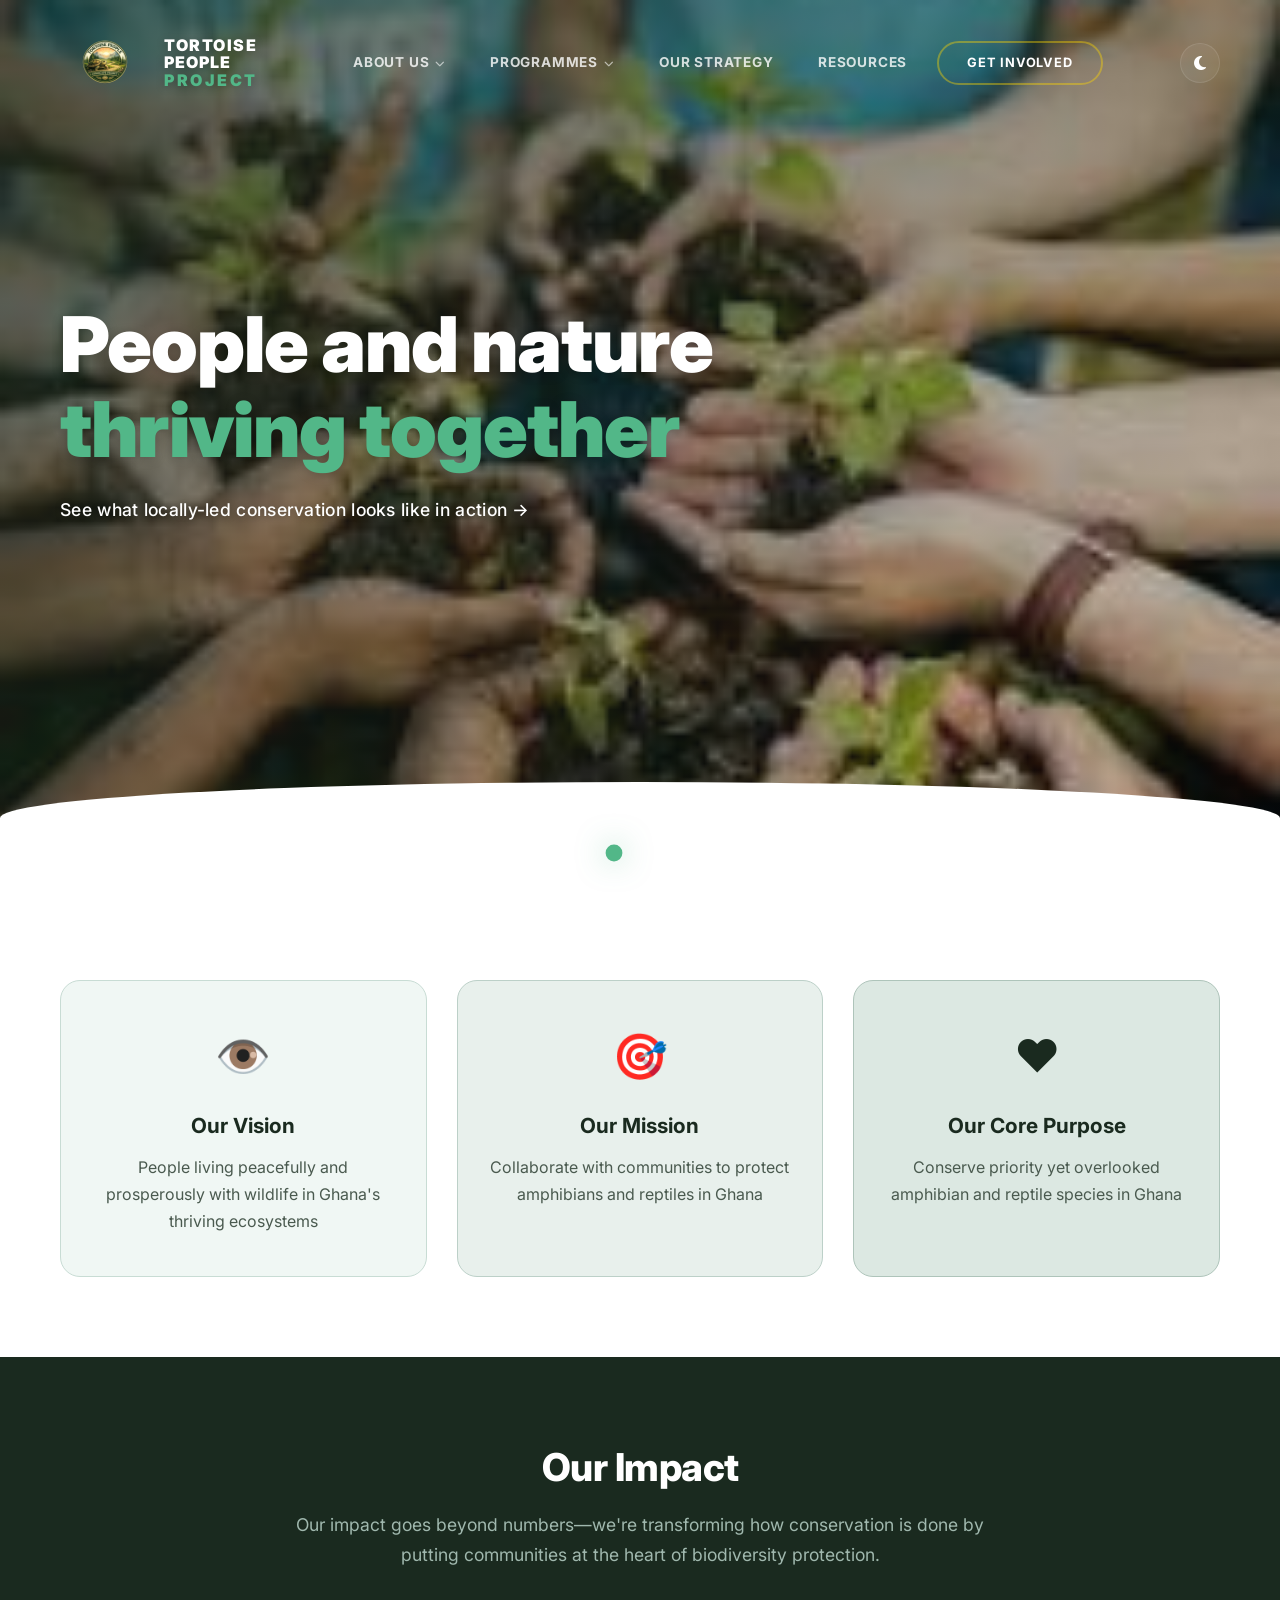
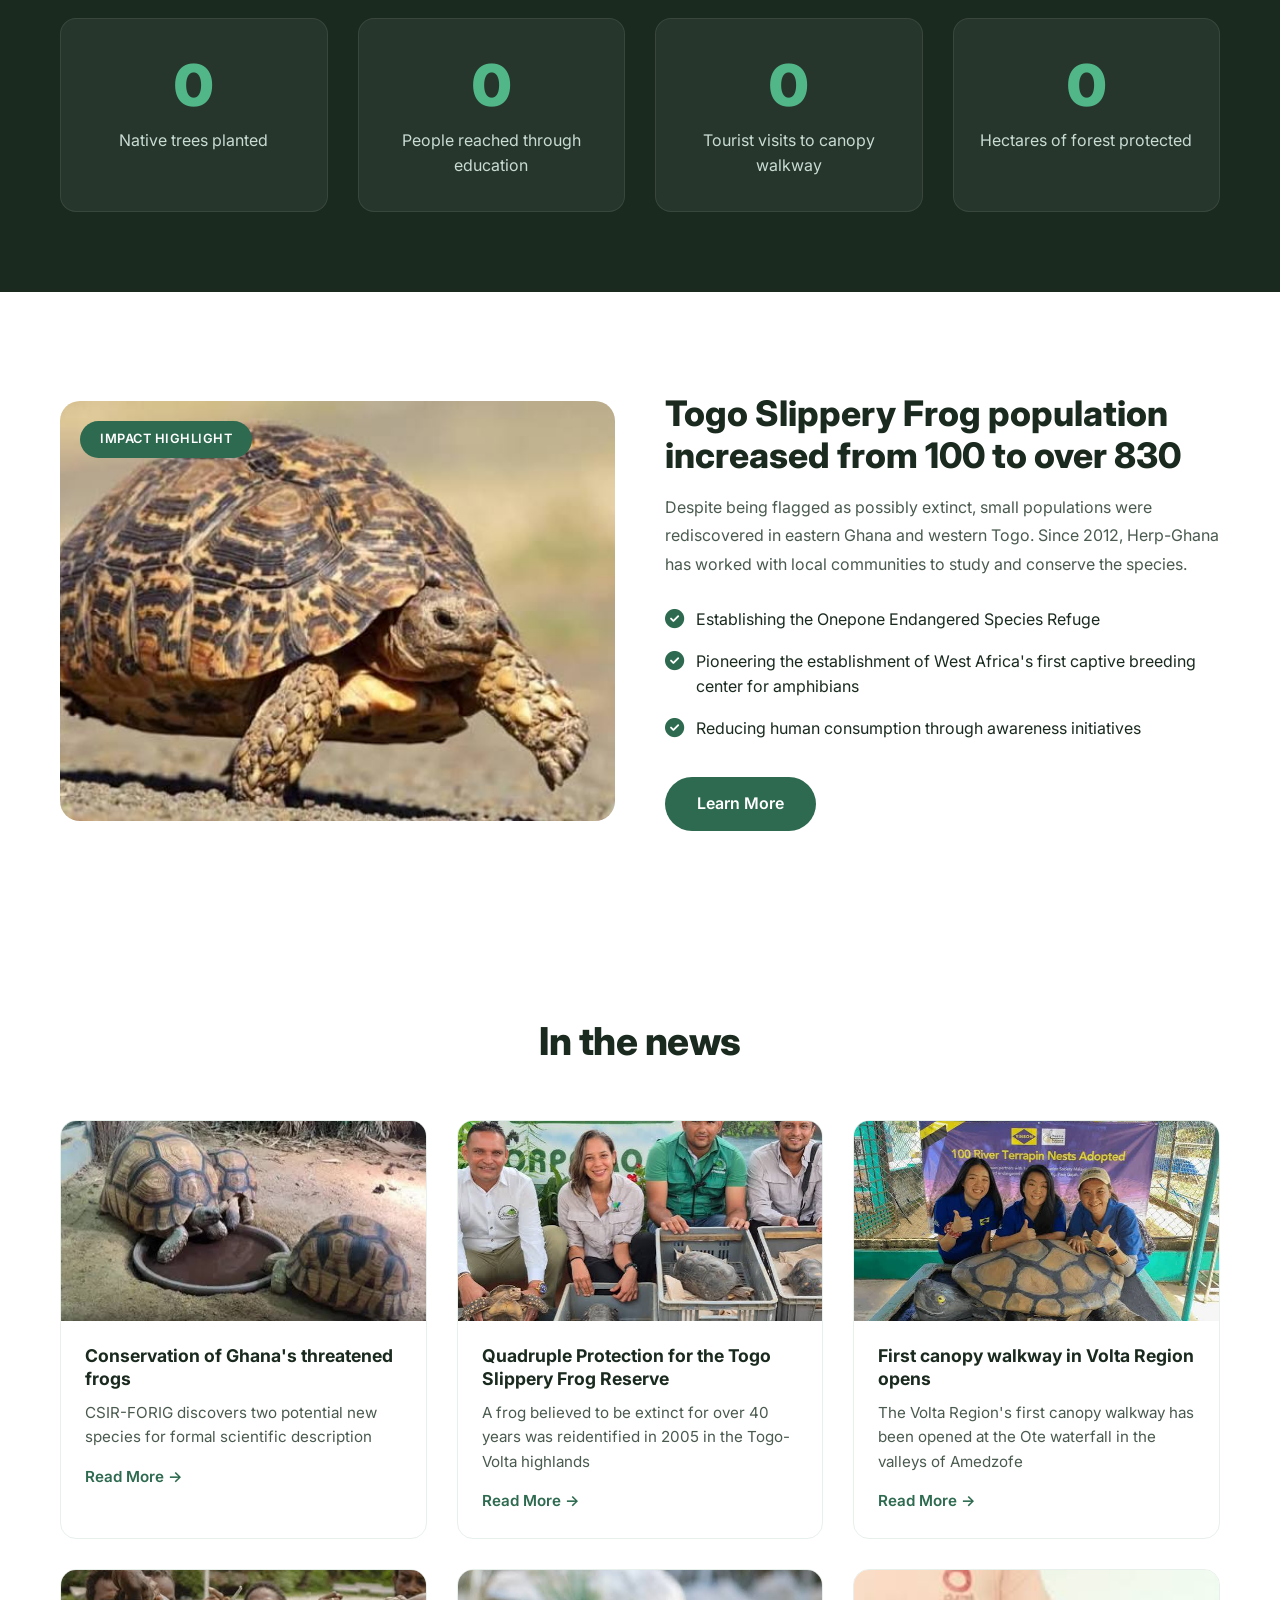
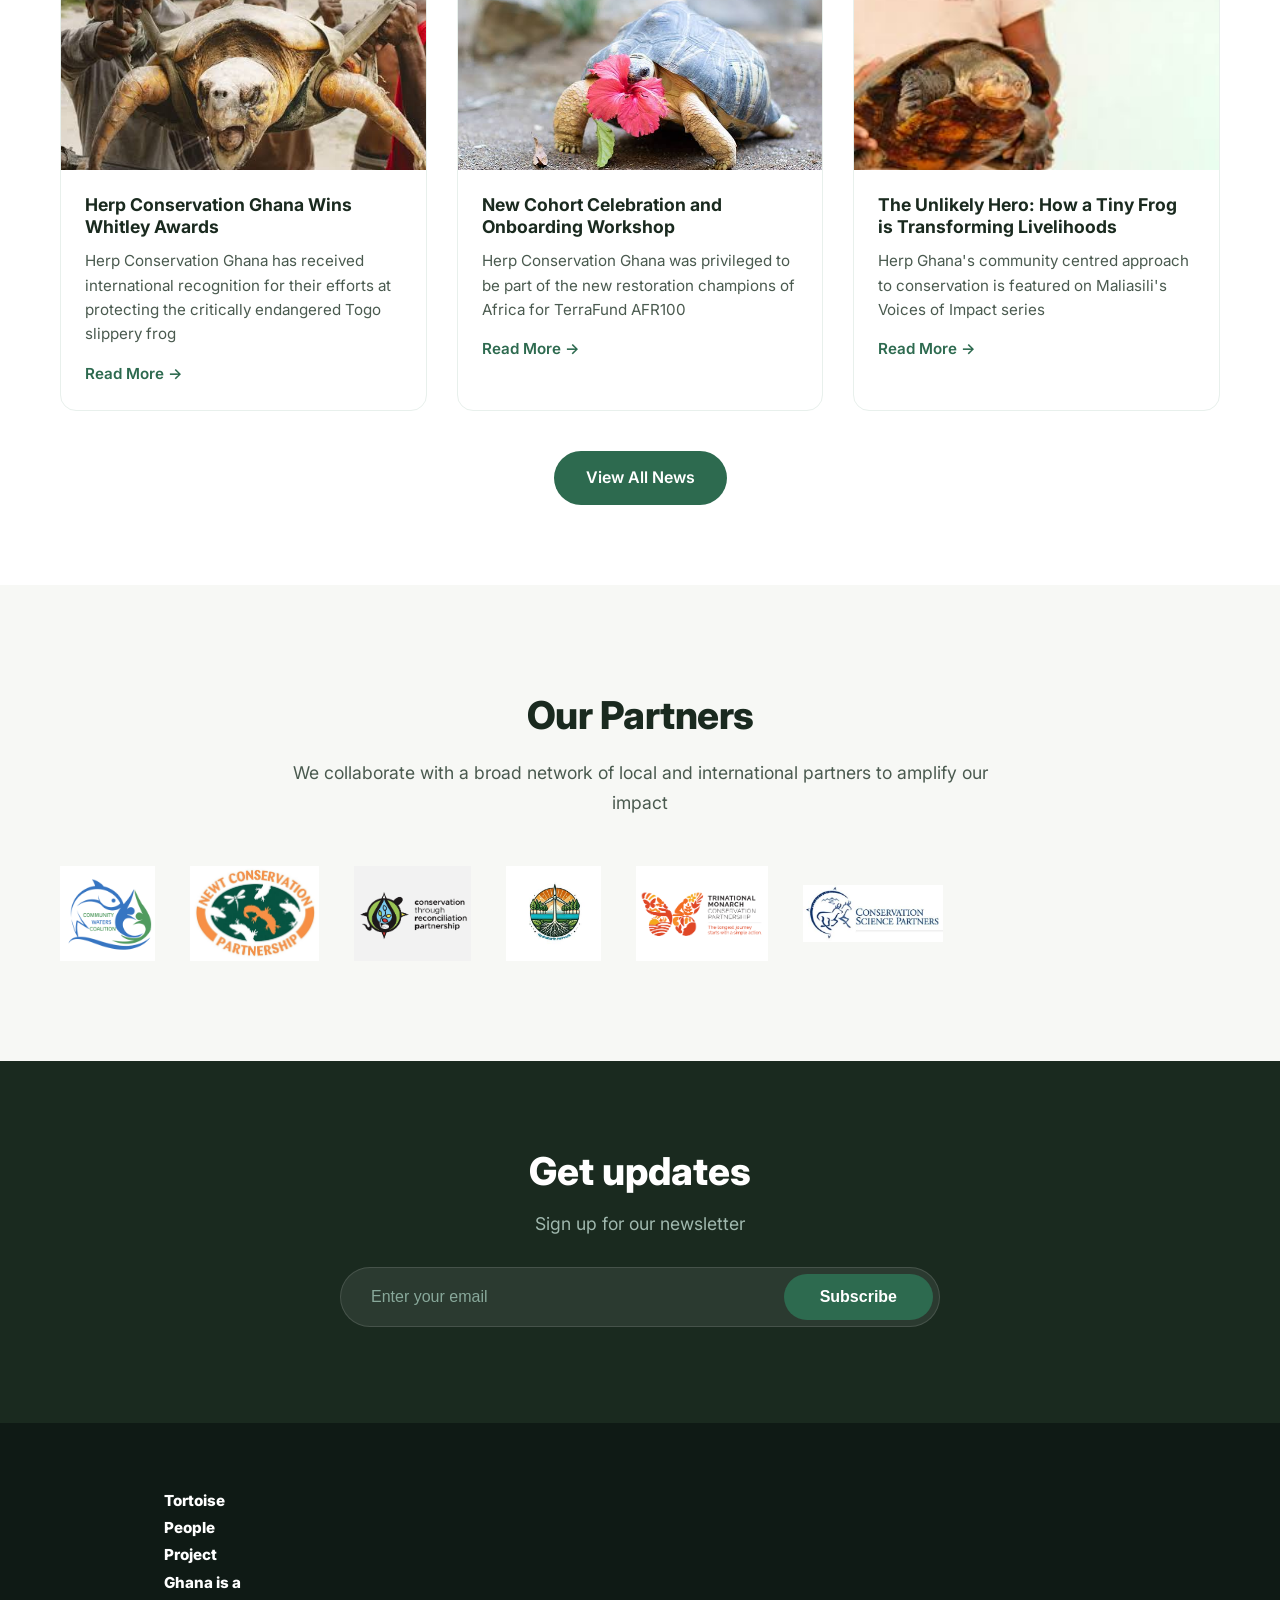
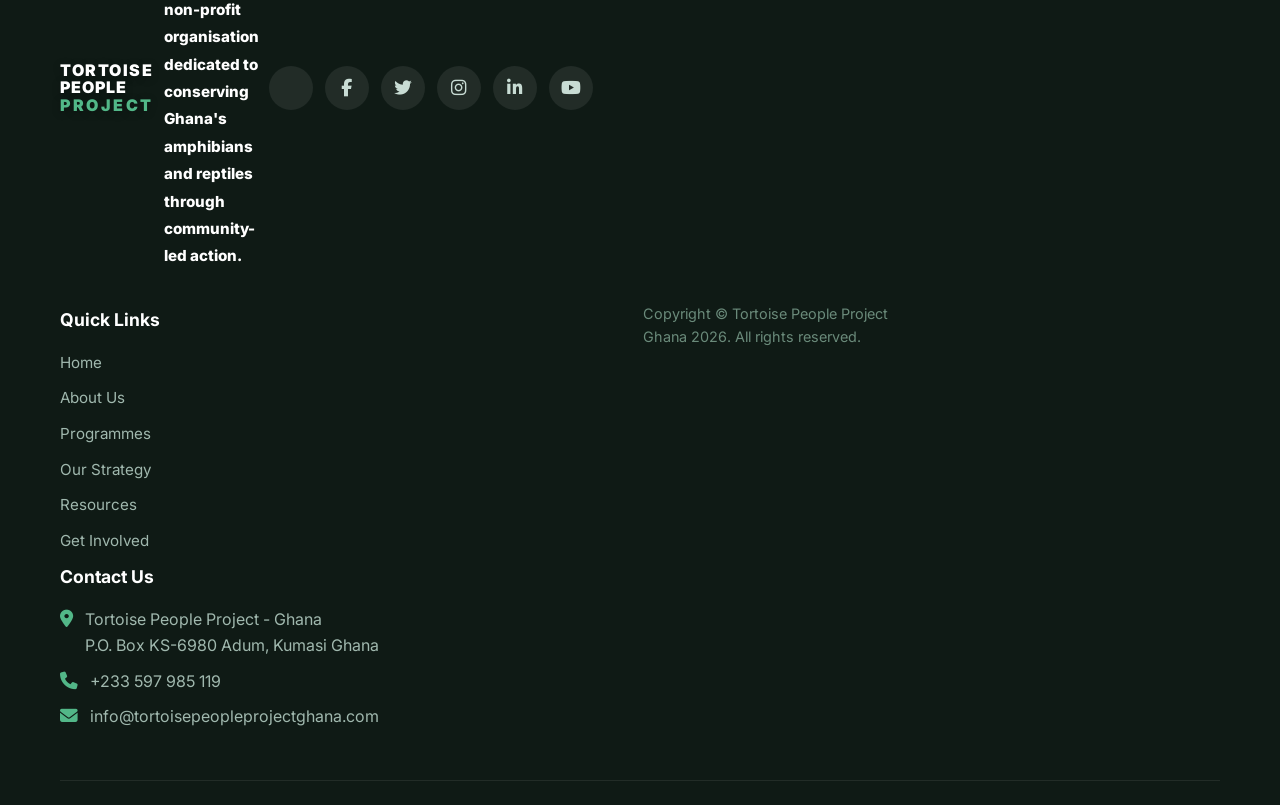
<file: index.html>
<!DOCTYPE html>
<html lang="en">
<head>
    <meta charset="UTF-8" />
    <meta name="viewport" content="width=device-width, initial-scale=1.0" />
    <title>Tortoise People Project – People and nature thriving together</title>
    <link rel="stylesheet" href="css/style.css" />
    <!-- Font Awesome for icons -->
    <link rel="stylesheet" href="https://cdnjs.cloudflare.com/ajax/libs/font-awesome/6.5.0/css/all.min.css" />
    <!-- Google Fonts -->
    <link href="https://fonts.googleapis.com/css2?family=Inter:wght@300;400;600;700;800;900&display=swap" rel="stylesheet" />
</head>
<body>
       <!-- =========================== -->
<!-- NAVBAR                      -->
<!-- =========================== -->
<header class="header" id="mainHeader">
    <div class="container">
        <nav class="navbar">
            <!-- Logo -->
            <div class="logo">
                <a href="#">
                    <div class="logo-image-wrapper">
                        <img src="images/logo.png" alt="Herp Conservation Ghana Logo" class="logo-img" />
                    </div>
                    <div class="logo-text">
                        <span>TORTOISE</span>
                        <span>PEOPLE</span>
                        <span>PROJECT</span>
                    </div>
                </a>
            </div>

            <!-- ADD THIS OPENING TAG -->
            <ul class="nav-menu">

                <!-- About Us -->
                <li class="nav-item nav-dropdown">
                    <a href="about.html" class="nav-link dropdown-toggle">
                        <span class="nav-text">About Us</span>
                        <i class="fas fa-chevron-down dropdown-arrow"></i>
                    </a>
                    <ul class="dropdown-menu">
                        <li><a href="about.html#about-approach">Our Approach</a></li>
                        <li><a href="about.html#about-team">Our Team</a></li>
                        <li><a href="about.html#about-where">Where We Work</a></li>
                        <li><a href="about.html#about-partners">Who We Work With</a></li>
                    </ul>
                </li>

                <!-- Programmes -->
                <li class="nav-item nav-dropdown">
                    <a href="#programmes" class="nav-link dropdown-toggle">
                        <span class="nav-text">Programmes</span>
                        <i class="fas fa-chevron-down dropdown-arrow"></i>
                    </a>
                    <ul class="dropdown-menu">
                        <li><a href="Restoration_Protection.html">Habitat and Species Restoration</a></li>
                        <li><a href="Education_Awareness.html">Environmental Education and Awareness</a></li>
                        <li><a href="Community_Resources.html">Community Resource Governance</a></li>
                        <li><a href="Nature_Friendly.html">Nature-Friendly Livelihood</a></li>
                    </ul>
                </li>

                <!-- Our Strategy -->
                <li class="nav-item">
                    <a href="#strategy" class="nav-link">
                        <span class="nav-text">Our Strategy</span>
                    </a>
                </li>

                <!-- Resources -->
                <li class="nav-item">
                    <a href="#resources" class="nav-link">
                        <span class="nav-text">Resources</span>
                    </a>
                </li>

                <!-- Get Involved -->
                <li class="nav-item">
                    <a href="#get-involved" class="btn-nav-primary">
                        <span class="btn-text">GET INVOLVED</span>
                        <span class="btn-glow"></span>
                    </a>
                </li>

            </ul>

            <!-- Mobile Controls -->
            <div class="nav-controls">
                <button class="theme-toggle" id="themeToggle" aria-label="Toggle theme">
                    <i class="fas fa-moon"></i>
                </button>
                <div class="hamburger" id="hamburger">
                    <span></span>
                    <span></span>
                    <span></span>
                </div>
            </div>
        </nav>
    </div>
</header>
    <!-- =========================== -->
    <!-- HERO CAROUSEL SECTION       -->
    <!-- =========================== -->
    <section class="hero-carousel">
        <!-- Slides -->
        <div class="carousel-slides">
            <!-- Slide 1 -->
            <div class="carousel-slide active">
                <div class="carousel-overlay"></div>
                <div class="carousel-bg" style="background-image: url('images/slide1.jpg');"></div>
                <div class="container">
                    <div class="carousel-content">
                        <div class="hero-main">
                            <h1>People and nature <br /><span>thriving together</span></h1>
                            <a href="#impact" class="hero-link">See what locally-led conservation looks like in action →</a>
                        </div>
                    </div>
                </div>
            </div>

            <!-- Slide 2 -->
            <div class="carousel-slide">
                <div class="carousel-overlay"></div>
                <div class="carousel-bg" style="background-image: url('images/slide2.jpg');"></div>
                <div class="container">
                    <div class="carousel-content">
                        <div class="hero-main">
                            <h1>Protecting Ghana's <br /><span>amphibians & reptiles</span></h1>
                            <a href="#impact" class="hero-link">See what locally-led conservation looks like in action →</a>
                        </div>
                    </div>
                </div>
            </div>

            <!-- Slide 3 -->
            <div class="carousel-slide">
                <div class="carousel-overlay"></div>
                <div class="carousel-bg" style="background-image: url('images/slide3.jpg');"></div>
                <div class="container">
                    <div class="carousel-content">
                        <div class="hero-main">
                            <h1>Community-led <br /><span>conservation</span></h1>
                            <a href="#impact" class="hero-link">See what locally-led conservation looks like in action →</a>
                        </div>
                    </div>
                </div>
            </div>
        </div>

        

        <!-- Carousel Indicators (Dots) -->
        <div class="carousel-dots">
            <span class="dot active" data-index="0"></span>
            <span class="dot" data-index="1"></span>
            <span class="dot" data-index="2"></span>
        </div>
    </section>

      
           <!-- =========================== -->
    <!-- COMPACT CIRCULAR SCROLL BUTTON -->
    <!-- =========================== -->
    <div class="scroll-indicator" id="scrollIndicator">
        <div class="scroll-ring">
            <svg class="scroll-ring-svg" viewBox="0 0 100 100">
                <circle class="scroll-ring-bg" cx="50" cy="50" r="42" />
                <circle class="scroll-ring-progress" cx="50" cy="50" r="42" />
            </svg>
            <div class="scroll-icon">
                <i class="fas fa-chevron-down"></i>
            </div>
        </div>
        <span class="scroll-label" id="scrollLabel">Scroll</span>
    </div>

    <!-- =========================== -->
    <!-- VISION & MISSION            -->
    <!-- =========================== -->
    <section class="vision-mission">
        <div class="container">
            <div class="vm-grid">
                <div class="vm-card vision">
                    <div class="vm-icon">👁️</div>
                    <h3>Our Vision</h3>
                    <p>
                        People living peacefully and prosperously with wildlife in Ghana's
                        thriving ecosystems
                    </p>
                </div>
                <div class="vm-card mission">
                    <div class="vm-icon">🎯</div>
                    <h3>Our Mission</h3>
                    <p>
                        Collaborate with communities to protect amphibians and reptiles in Ghana
                    </p>
                </div>
                <div class="vm-card purpose">
                    <div class="vm-icon">❤️</div>
                    <h3>Our Core Purpose</h3>
                    <p>
                        Conserve priority yet overlooked amphibian and reptile species in Ghana
                    </p>
                </div>
            </div>
        </div>
    </section>

    <!-- =========================== -->
    <!-- IMPACT STATS                -->
    <!-- =========================== -->
    <section class="impact-stats" id="impact">
        <div class="container">
            <div class="section-header">
                <h2>Our Impact</h2>
                <p>
                    Our impact goes beyond numbers—we're transforming how conservation is done
                    by putting communities at the heart of biodiversity protection.
                </p>
            </div>
            <div class="stats-grid">
                <div class="stat-item">
                    <div class="stat-number" data-target="200000">0</div>
                    <div class="stat-label">Native trees planted</div>
                </div>
                <div class="stat-item">
                    <div class="stat-number" data-target="20000">0</div>
                    <div class="stat-label">People reached through education</div>
                </div>
                <div class="stat-item">
                    <div class="stat-number" data-target="48000">0</div>
                    <div class="stat-label">Tourist visits to canopy walkway</div>
                </div>
                <div class="stat-item">
                    <div class="stat-number" data-target="5270">0</div>
                    <div class="stat-label">Hectares of forest protected</div>
                </div>
            </div>
        </div>
    </section>

    <!-- =========================== -->
    <!-- IMPACT HIGHLIGHT            -->
    <!-- =========================== -->
    <section class="impact-highlight">
        <div class="container">
            <div class="highlight-wrapper">
                <div class="highlight-image">
                    <img src="images/Tortoise.png" alt="Togo Slippery Frog" />
                    <span class="highlight-badge">Impact Highlight</span>
                </div>
                <div class="highlight-content">
                    <h2>Togo Slippery Frog population increased from 100 to over 830</h2>
                    <p>
                        Despite being flagged as possibly extinct, small populations were
                        rediscovered in eastern Ghana and western Togo. Since 2012, Herp-Ghana
                        has worked with local communities to study and conserve the species.
                    </p>
                    <ul>
                        <li>
                            <i class="fas fa-check-circle"></i>
                            Establishing the Onepone Endangered Species Refuge
                        </li>
                        <li>
                            <i class="fas fa-check-circle"></i>
                            Pioneering the establishment of West Africa's first captive breeding
                            center for amphibians
                        </li>
                        <li>
                            <i class="fas fa-check-circle"></i>
                            Reducing human consumption through awareness initiatives
                        </li>
                    </ul>
                    <a href="#" class="btn-primary">Learn More</a>
                </div>
            </div>
        </div>
    </section>

    <!-- =========================== -->
    <!-- NEWS SECTION                -->
    <!-- =========================== -->
    <section class="news-section">
        <div class="container">
            <div class="section-header">
                <h2>In the news</h2>
            </div>
            <div class="news-grid">
                <article class="news-card">
                    <div class="news-image">
                        <img src="images/news1.jpg" alt="News" />
                    </div>
                    <div class="news-content">
                        <h3>Conservation of Ghana's threatened frogs</h3>
                        <p>
                            CSIR-FORIG discovers two potential new species for formal scientific
                            description
                        </p>
                        <a href="#" class="read-more">Read More →</a>
                    </div>
                </article>
                <article class="news-card">
                    <div class="news-image">
                        <img src="images/news2.jpg" alt="News" />
                    </div>
                    <div class="news-content">
                        <h3>Quadruple Protection for the Togo Slippery Frog Reserve</h3>
                        <p>
                            A frog believed to be extinct for over 40 years was reidentified in 2005
                            in the Togo-Volta highlands
                        </p>
                        <a href="#" class="read-more">Read More →</a>
                    </div>
                </article>
                <article class="news-card">
                    <div class="news-image">
                        <img src="images/news3.jpg" alt="News" />
                    </div>
                    <div class="news-content">
                        <h3>First canopy walkway in Volta Region opens</h3>
                        <p>
                            The Volta Region's first canopy walkway has been opened at the Ote
                            waterfall in the valleys of Amedzofe
                        </p>
                        <a href="#" class="read-more">Read More →</a>
                    </div>
                </article>
                <article class="news-card">
                    <div class="news-image">
                        <img src="images/news4.jpg" alt="News" />
                    </div>
                    <div class="news-content">
                        <h3>Herp Conservation Ghana Wins Whitley Awards</h3>
                        <p>
                            Herp Conservation Ghana has received international recognition for their
                            efforts at protecting the critically endangered Togo slippery frog
                        </p>
                        <a href="#" class="read-more">Read More →</a>
                    </div>
                </article>
                <article class="news-card">
                    <div class="news-image">
                        <img src="images/news5.jpg" alt="News" />
                    </div>
                    <div class="news-content">
                        <h3>New Cohort Celebration and Onboarding Workshop</h3>
                        <p>
                            Herp Conservation Ghana was privileged to be part of the new restoration
                            champions of Africa for TerraFund AFR100
                        </p>
                        <a href="#" class="read-more">Read More →</a>
                    </div>
                </article>
                <article class="news-card">
                    <div class="news-image">
                        <img src="images/news6.jpg" alt="News" />
                    </div>
                    <div class="news-content">
                        <h3>The Unlikely Hero: How a Tiny Frog is Transforming Livelihoods</h3>
                        <p>
                            Herp Ghana's community centred approach to conservation is featured on
                            Maliasili's Voices of Impact series
                        </p>
                        <a href="#" class="read-more">Read More →</a>
                    </div>
                </article>
            </div>
            <div class="news-cta">
                <a href="#" class="btn-primary">View All News</a>
            </div>
        </div>
    </section>

    <!-- =========================== -->
    <!-- PARTNERS SECTION            -->
    <!-- =========================== -->
    <section class="partners-section">
        <div class="container">
            <div class="section-header">
                <h2>Our Partners</h2>
                <p>We collaborate with a broad network of local and international partners to amplify our impact</p>
            </div>
            <div class="partners-grid">
                <div class="partner-logo">
                    <img src="images/partner1.png" alt="Partner 1" />
                </div>
                <div class="partner-logo">
                    <img src="images/partner2.png" alt="Partner 2" />
                </div>
                <div class="partner-logo">
                    <img src="images/partner3.png" alt="Partner 3" />
                </div>
                <div class="partner-logo">
                    <img src="images/partner4.png" alt="Partner 4" />
                </div>
                <div class="partner-logo">
                    <img src="images/partner5.png" alt="Partner 5" />
                </div>
                <div class="partner-logo">
                    <img src="images/partner6.png" alt="Partner 6" />
                </div>
                
            </div>
        </div>
    </section>

    <!-- =========================== -->
    <!-- NEWSLETTER                  -->
    <!-- =========================== -->
    <section class="newsletter-section">
        <div class="container">
            <div class="newsletter-wrapper">
                <div class="newsletter-content">
                    <h2>Get updates</h2>
                    <p>Sign up for our newsletter</p>
                </div>
                <form class="newsletter-form" id="newsletterForm">
                    <input type="email" placeholder="Enter your email" required />
                    <button type="submit" class="btn-primary">Subscribe</button>
                </form>
                <div id="newsletterMessage" class="newsletter-message"></div>
            </div>
        </div>
    </section>

    <!-- =========================== -->
    <!-- FOOTER                      -->
    <!-- =========================== -->
    <footer class="footer">
        <div class="container">
            <div class="footer-grid">
                <div class="footer-col">
                    <div class="footer-logo">
                         <!-- Logo -->
            <div class="logo">
                <a href="index.html">
                    
                        <div class="logo-text">
                            <span>TORTOISE</span>
                            <span>PEOPLE</span>
                            <span>PROJECT</span>
                        </div>
                    </div>
                    <p>
                        Tortoise People Project Ghana is a non-profit organisation dedicated to
                        conserving Ghana's amphibians and reptiles through community-led action.
                    </p>
                    <div class="footer-social">
                        <a href="#"><i class="fab fa-facebook-f"></i></a>
                        <a href="#"><i class="fab fa-twitter"></i></a>
                        <a href="#"><i class="fab fa-instagram"></i></a>
                        <a href="#"><i class="fab fa-linkedin-in"></i></a>
                        <a href="#"><i class="fab fa-youtube"></i></a>
                    </div>
                </div>
                <div class="footer-col">
                    <h4>Quick Links</h4>
                    <ul>
                        <li><a href="#">Home</a></li>
                        <li><a href="#">About Us</a></li>
                        <li><a href="#">Programmes</a></li>
                        <li><a href="#">Our Strategy</a></li>
                        <li><a href="#">Resources</a></li>
                        <li><a href="#">Get Involved</a></li>
                    </ul>
                </div>
                <div class="footer-col">
                    <h4>Contact Us</h4>
                    <ul class="contact-info">
                        <li>
                            <i class="fas fa-map-marker-alt"></i>
                            Tortoise People Project - Ghana <br />
                            P.O. Box KS-6980 Adum, Kumasi Ghana
                        </li>
                        <li>
                            <i class="fas fa-phone"></i>
                            +233 597 985 119
                        </li>
                        <li>
                            <i class="fas fa-envelope"></i>
                            info@tortoisepeopleprojectghana.com
                        </li>
                    </ul>
                </div>
            </div>
            <div class="footer-bottom">
                <p>
                    Copyright &copy; Tortoise People Project Ghana 2026. All rights reserved.
                </p>
                
            </div>
        </div>
    </footer>

    <!-- JavaScript -->
    <script src="js/main.js"></script>
</body>
</html>
</file>
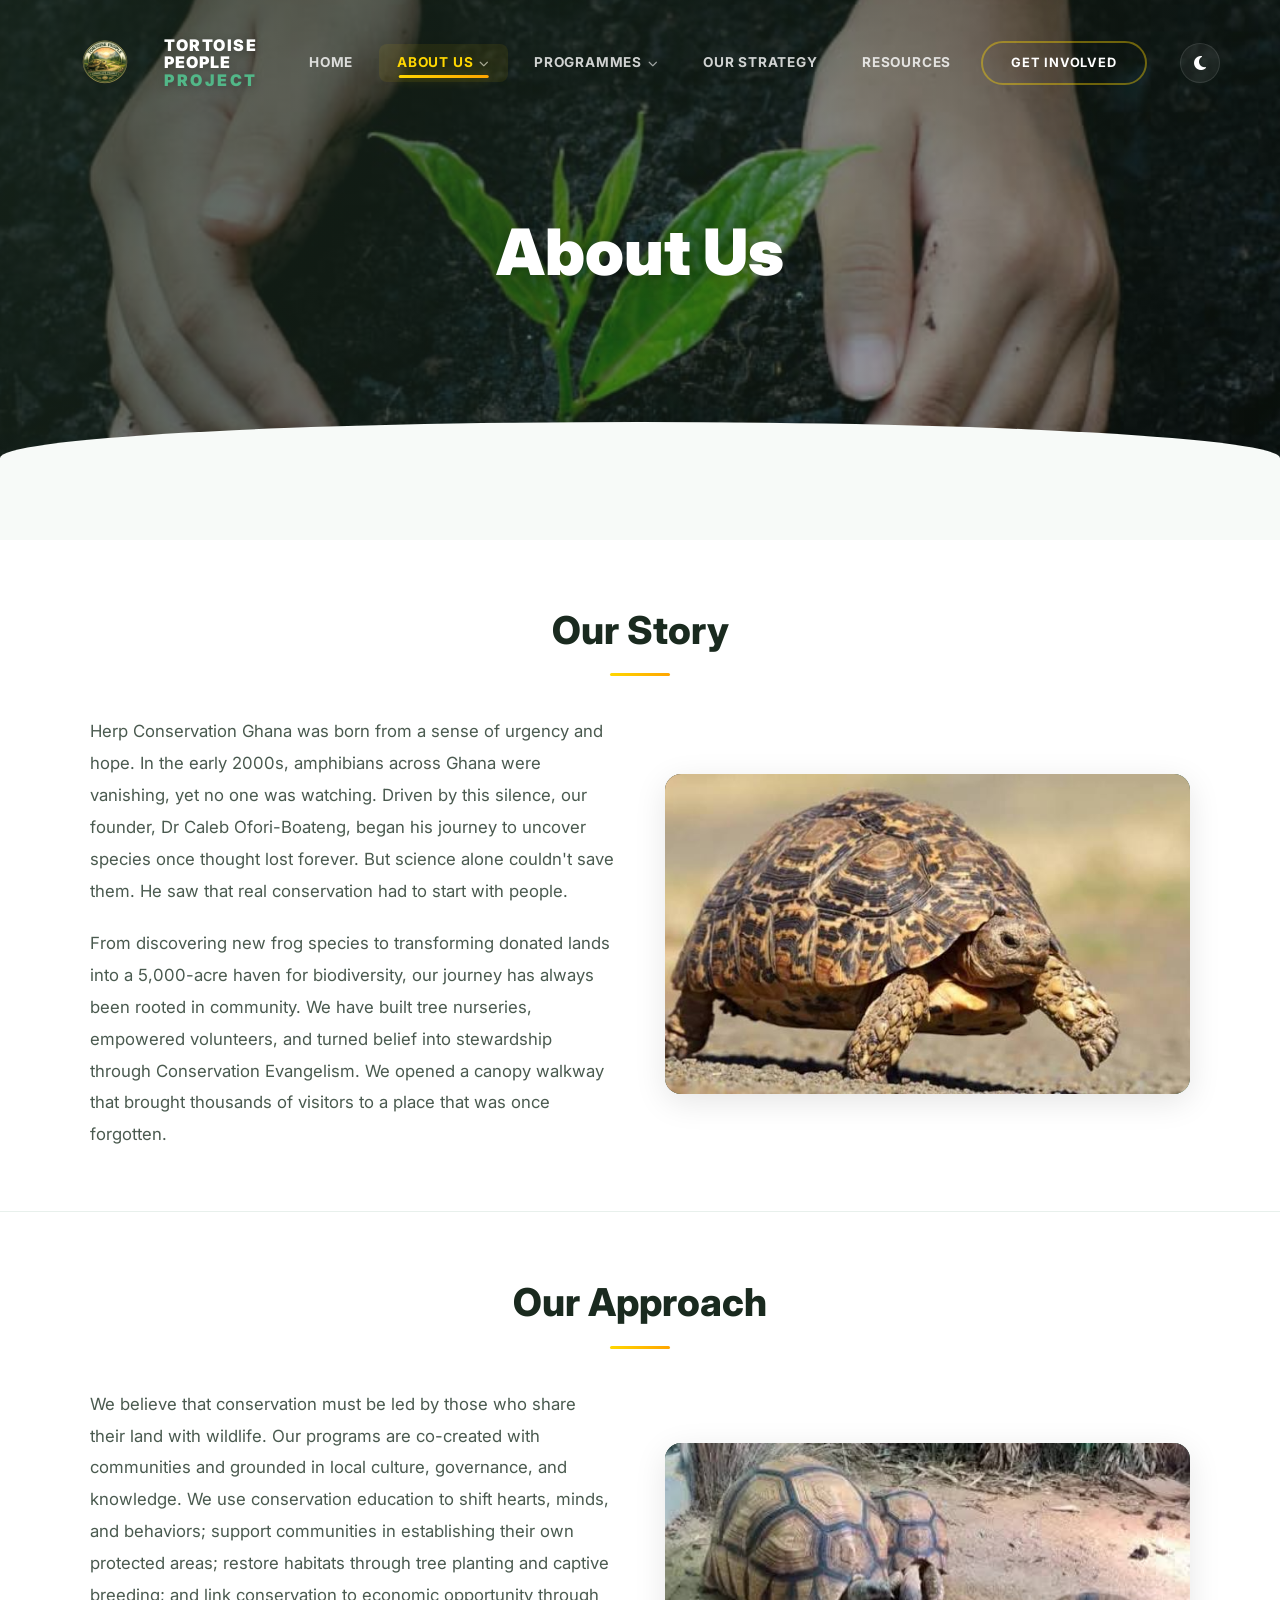
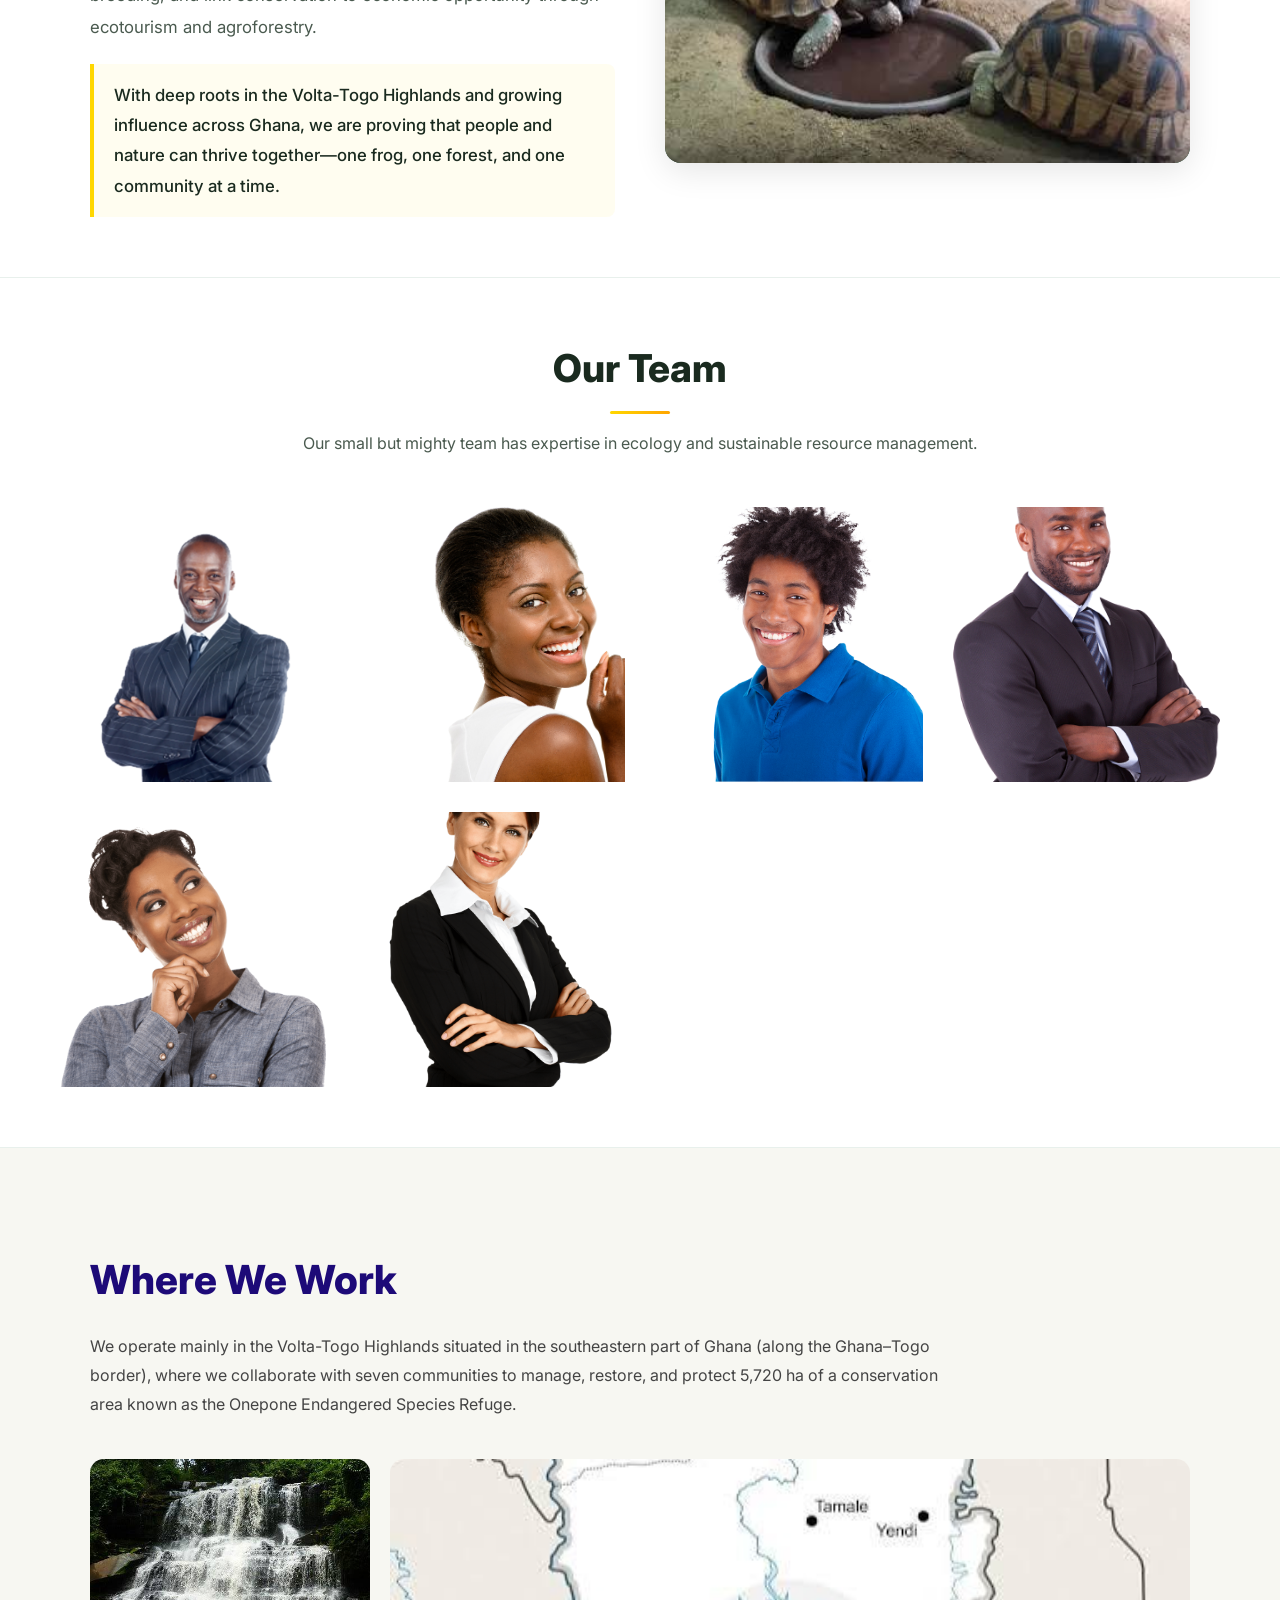
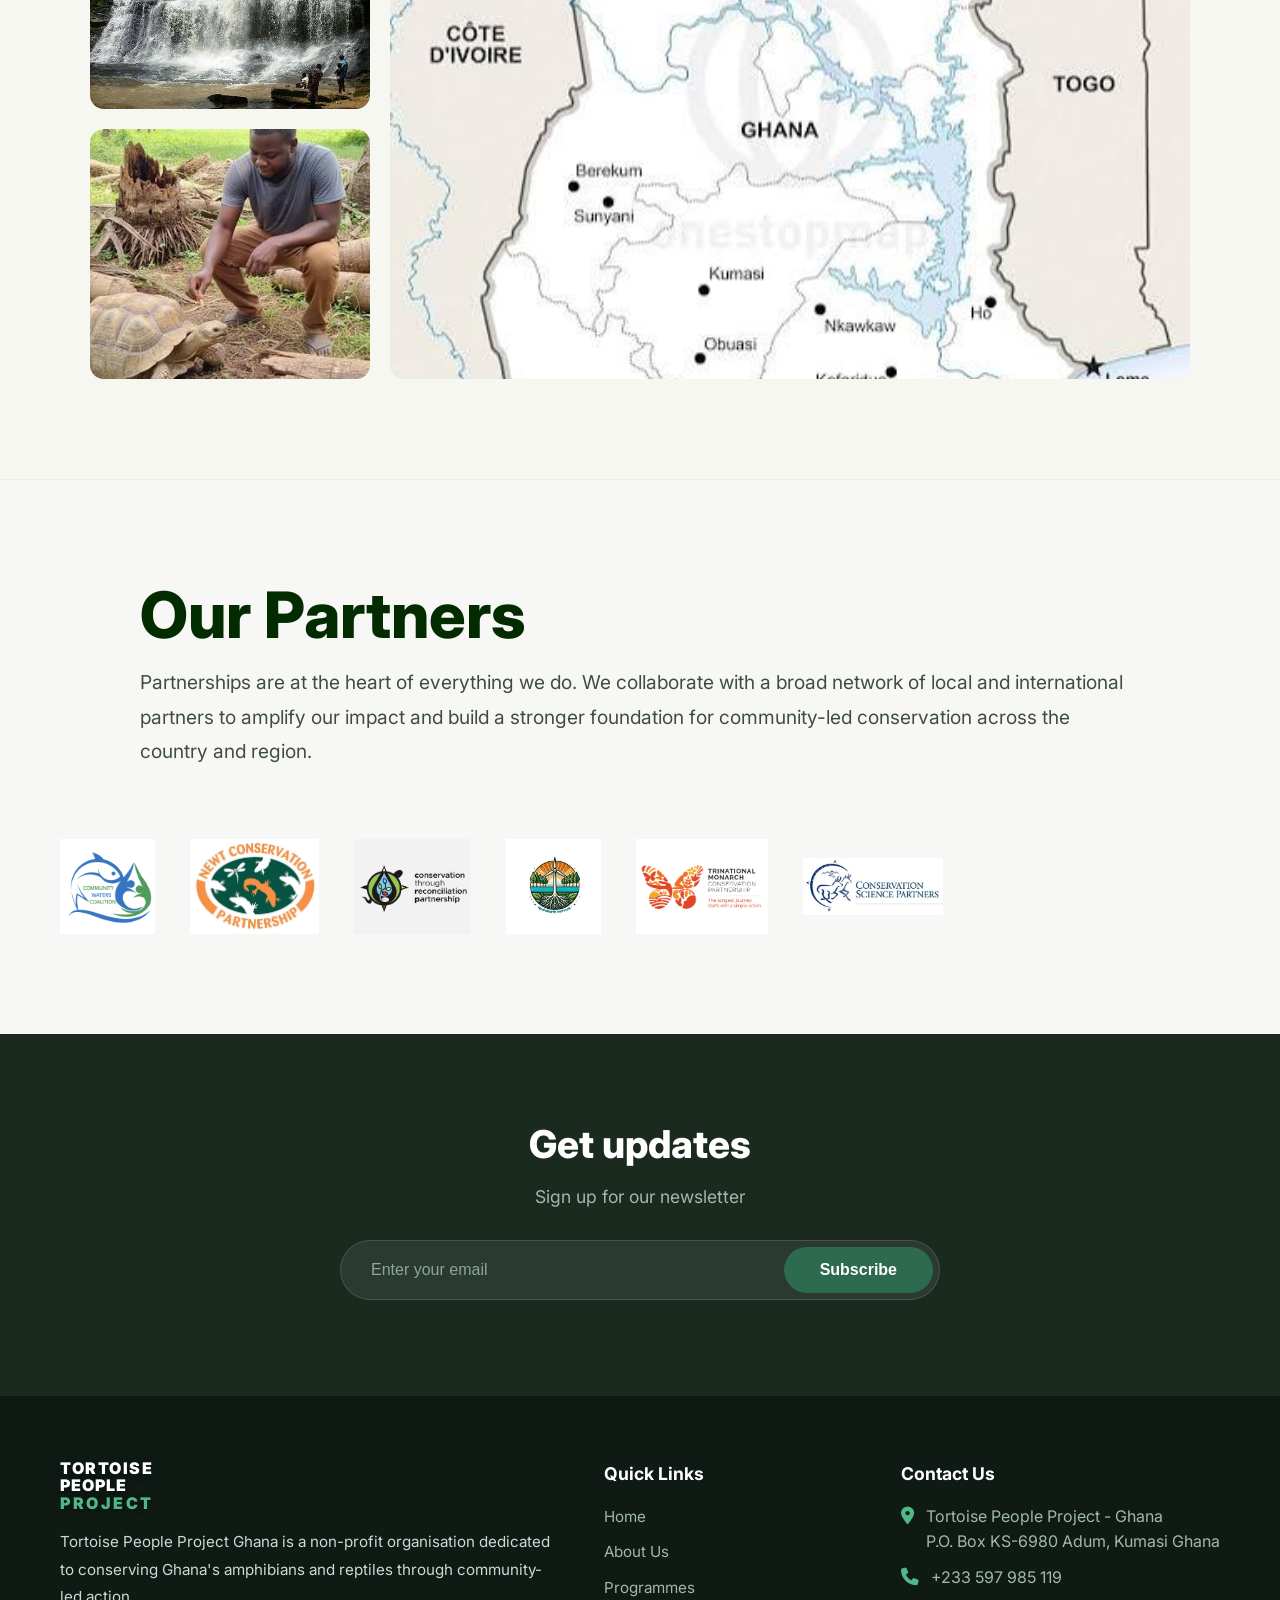
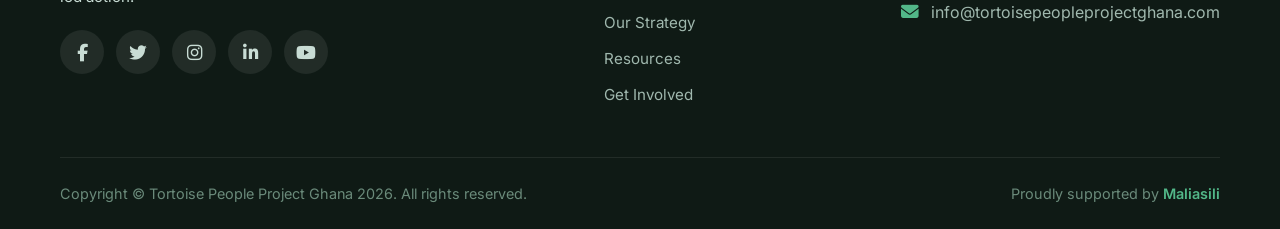
<file: about.html>
<!DOCTYPE html>
<html lang="en">
<head>
    <meta charset="UTF-8" />
    <meta name="viewport" content="width=device-width, initial-scale=1.0" />
    <title>About Us – Tortoise People Project</title>
    <link rel="stylesheet" href="css/style.css" />
    <!-- Font Awesome for icons -->
    <link rel="stylesheet" href="https://cdnjs.cloudflare.com/ajax/libs/font-awesome/6.5.0/css/all.min.css" />
    <!-- Google Fonts -->
    <link href="https://fonts.googleapis.com/css2?family=Inter:wght@300;400;600;700;800;900&display=swap" rel="stylesheet" />
</head>
<body>

    <!-- =========================== -->
<!-- NAVBAR                      -->
<!-- =========================== -->
<header class="header" id="mainHeader">
    <div class="container">
        <nav class="navbar">

            <!-- Logo -->
            <div class="logo">
                <a href="index.html">
                    <div class="logo-image-wrapper">
                        <img src="images/logo.png"
                             alt="Tortoise People Project Logo"
                             class="logo-img" />
                    </div>
                    <div class="logo-text">
                        <span>TORTOISE</span>
                        <span>PEOPLE</span>
                        <span>PROJECT</span>
                    </div>
                </a>
            </div>

            <!-- Navigation Links -->
            <ul class="nav-menu" id="navMenu">

                <li class="nav-item">
                    <a href="index.html#home" class="nav-link">
                        <span class="nav-text">Home</span>
                    </a>
                </li>

                <!-- About Us -->
                <li class="nav-item nav-dropdown">
                    <a href="about.html" class="nav-link active dropdown-toggle">
                        <span class="nav-text">About Us</span>
                        <i class="fas fa-chevron-down dropdown-arrow"></i>
                    </a>

                    <ul class="dropdown-menu">
                        <li><a href="#about-approach">Our Approach</a></li>
                        <li><a href="#about-team">Our Team</a></li>
                        <li><a href="#about-where">Where We Work</a></li>
                        <li><a href="#about-partners">Who We Work With</a></li>
                    </ul>
                </li>

                  <li class="nav-item nav-dropdown">
                        <a href="#programmes" class="nav-link dropdown-toggle">
                            <span class="nav-text">Programmes</span>
                            <i class="fas fa-chevron-down dropdown-arrow"></i>
                        </a>
                        <ul class="dropdown-menu">
                            <li><a href="Restoration_Protection.html">Habitat and Species Restoration</a></li>
                            <li><a href="Education_Awareness.html">Environmental Education and Awareness</a></li>
                            <li><a href="Community_Resources.html">Community Resource Governance</a></li>
                            <li><a href="Nature_Friendly.html">Nature-Friendly Livelihood</a></li>
                        </ul>

                    </li>

                <li class="nav-item">
                    <a href="index.html#strategy" class="nav-link">
                        <span class="nav-text">Our Strategy</span>
                    </a>
                </li>

                <li class="nav-item">
                    <a href="index.html#resources" class="nav-link">
                        <span class="nav-text">Resources</span>
                    </a>
                </li>

                <li class="nav-item">
                    <a href="index.html#get-involved" class="btn-nav-primary">
                        <span class="btn-text">GET INVOLVED</span>
                        <span class="btn-glow"></span>
                    </a>
                </li>

            </ul>

            <!-- Mobile Controls -->
            <div class="nav-controls">
                <button class="theme-toggle" id="themeToggle" aria-label="Toggle theme">
                    <i class="fas fa-moon"></i>
                </button>

                <div class="hamburger" id="hamburger">
                    <span></span>
                    <span></span>
                    <span></span>
                </div>
            </div>

        </nav>
    </div>
</header>
    <!-- =========================== -->
    <!-- ABOUT HERO SECTION          -->
    <!-- =========================== -->
    <section class="about-hero-page">
        <div class="about-hero-overlay"></div>
        <div class="about-hero-bg" style="background-image: url('images/about-banner.png');"></div>
        <div class="container">
            <div class="about-hero-content">
                
                <h1>About Us</h1>
                
            </div>
        </div>
        <!-- Curved Bottom -->
        <div class="about-hero-curve"></div>
    </section>

         <!-- =========================== -->
    <!-- OUR STORY                   -->
    <!-- =========================== -->
    <section class="about-section" id="about-story">
        <div class="container">
            <div class="about-section-header">
                <h2>Our Story</h2>
                <div class="section-divider"></div>
            </div>
            <div class="story-wrapper">
                <div class="story-text">
                    <p>
                        Herp Conservation Ghana was born from a sense of urgency and hope. In the early 2000s, amphibians across Ghana were vanishing, yet no one was watching. Driven by this silence, our founder, Dr Caleb Ofori-Boateng, began his journey to uncover species once thought lost forever. But science alone couldn't save them. He saw that real conservation had to start with people.
                    </p>
                    <p>
                        From discovering new frog species to transforming donated lands into a 5,000-acre haven for biodiversity, our journey has always been rooted in community. We have built tree nurseries, empowered volunteers, and turned belief into stewardship through Conservation Evangelism. We opened a canopy walkway that brought thousands of visitors to a place that was once forgotten.
                    </p>
                </div>
                <div class="story-image">
                    <img src="images/Tortoise.png" alt="" />
                    <div class="story-image-placeholder">
                        <span>🌿</span>
                        <p>Our Journey in Conservation</p>
                    </div>
                </div>
            </div>
        </div>
    </section>

          <!-- =========================== -->
    <!-- OUR APPROACH                -->
    <!-- =========================== -->
    <section class="about-section" id="about-approach">
        <div class="container">
            <div class="about-section-header">
                <h2>Our Approach</h2>
                <div class="section-divider"></div>
            </div>
            <div class="approach-wrapper">
                <div class="approach-text">
                    <p>
                        We believe that conservation must be led by those who share their land with wildlife. Our programs are co-created with communities and grounded in local culture, governance, and knowledge. We use conservation education to shift hearts, minds, and behaviors; support communities in establishing their own protected areas; restore habitats through tree planting and captive breeding; and link conservation to economic opportunity through ecotourism and agroforestry.
                    </p>
                    <p class="approach-highlight">
                        With deep roots in the Volta-Togo Highlands and growing influence across Ghana, we are proving that people and nature can thrive together—one frog, one forest, and one community at a time.
                    </p>
                </div>
                <div class="approach-image">
                    <img src="images/news1.jpg" alt="Our Approach - Herp Conservation Ghana" />
                    
                </div>
            </div>
        </div>
    </section>
   

        <!-- =========================== -->
    <!-- OUR TEAM                    -->
    <!-- =========================== -->
    <section class="about-section" id="about-team">
        <div class="container">
            <div class="about-section-header">
                <h2>Our Team</h2>
                <div class="section-divider"></div>
                <p>
                    Our small but mighty team has expertise in ecology and sustainable resource management.
                </p>
            </div>
            <div class="team-grid">
                <div class="team-card featured">
                <div class="team-image">
                <img src="images/team1.png" alt="Francis Osei-Gyan">
                <div class="team-overlay">
                <span class="team-name">Francis Osei-Gyan</span>
                <span class="team-role">CHIEF OPERATING OFFICER</span>
               </div>
               </div>
               </div>

                <!-- Team Member 2 -->
                <div class="team-card featured">
                    <div class="team-image">
                        <img src="images/team2.png" alt="Dr. Caleb Ofori-Boateng" />
                        <div class="team-overlay">
                            <span class="team-name">Dr. Caleb Ofori-Boateng</span>
                            <span class="team-role">EXECUTIVE DIRECTOR</span>
                        </div>
                    </div>
                </div>

                <!-- Team Member 3 -->
                <div class="team-card featured">
                    <div class="team-image">
                        <img src="images/team3.png" alt="Ama Serwaa" />
                        <div class="team-overlay">
                            <span class="team-name">Ama Serwaa</span>
                            <span class="team-role">COMMUNITY ENGAGEMENT LEAD</span>
                        </div>
                    </div>
                </div>

                <!-- Team Member 4 -->
                <div class="team-card featured">
                    <div class="team-image">
                        <img src="images/team4.png" alt="Kwame Mensah" />
                        <div class="team-overlay">
                            <span class="team-name">Kwame Mensah</span>
                            <span class="team-role">RESEARCH COORDINATOR</span>
                        </div>
                    </div>
                </div>

                <!-- Team Member 5 -->
                <div class="team-card featured">
                    <div class="team-image">
                        <img src="images/team5.png" alt="Esi Kwarteng" />
                        <div class="team-overlay">
                            <span class="team-name">Esi Kwarteng</span>
                            <span class="team-role">PROGRAMMES MANAGER</span>
                        </div>
                    </div>
                </div>

                <!-- Team Member 6 -->
                <div class="team-card featured">
                    <div class="team-image">
                        <img src="images/team6.png" alt="Dr. Yaw Asare" />
                        <div class="team-overlay">
                            <span class="team-name">Dr. Yaw Asare</span>
                            <span class="team-role">CONSERVATION SCIENTIST</span>
                        </div>
                    </div>
                </div>
            </div>
        </div>
    </section>

   <!-- =========================== -->
<!-- WHERE WE WORK               -->
<!-- =========================== -->
<section class="about-section where-we-work-section" id="about-where">
    <div class="container">

        <div class="where-work-wrapper">

            <!-- Content -->
            <div class="where-work-content">
                <h2>Where We Work</h2>

                <p>
                    We operate mainly in the Volta-Togo Highlands situated in the southeastern
                    part of Ghana (along the Ghana–Togo border), where we collaborate with seven
                    communities to manage, restore, and protect 5,720 ha of a conservation area
                    known as the Onepone Endangered Species Refuge.
                </p>
            </div>

            <!-- Images Section -->
            <div class="where-work-gallery">

                <!-- Left Column -->
                <div class="where-work-small-images">
                    <img src="images/where1.png" alt="Volta-Togo Highlands">
                    <img src="images/where2.png" alt="Community Conservation">
                </div>

                <!-- Right Large Image -->
                <div class="where-work-map">
                    <img src="images/ghana-map.png" alt="Work Locations Map">
                </div>

            </div>

        </div>

    </div>
</section>

     <!-- =========================== -->
<!-- OUR PARTNERS                -->
<!-- =========================== -->
<section class="partners-section" id="about-partners">
    <div class="container">

        <div class="partners-header">
            <h2>Our Partners</h2>
            <p>
                Partnerships are at the heart of everything we do. We collaborate
                with a broad network of local and international partners to amplify
                our impact and build a stronger foundation for community-led
                conservation across the country and region.
            </p>
        </div>

        <div class="partners-grid">

            <div class="partner-logo">
                <img src="images/partner1.png" alt="Partner 1">
            </div>

            <div class="partner-logo">
                <img src="images/partner2.png" alt="Partner 2">
            </div>

            <div class="partner-logo">
                <img src="images/partner3.png" alt="Partner 3">
            </div>

            <div class="partner-logo">
                <img src="images/partner4.png" alt="Partner 4">
            </div>

            <div class="partner-logo">
                <img src="images/partner5.png" alt="Partner 5">
            </div>

            <div class="partner-logo">
                <img src="images/partner6.png" alt="Partner 6">
            </div>


        </div>

    </div>
</section>

    <!-- =========================== -->
    <!-- NEWSLETTER                  -->
    <!-- =========================== -->
    <section class="newsletter-section">
        <div class="container">
            <div class="newsletter-wrapper">
                <div class="newsletter-content">
                    <h2>Get updates</h2>
                    <p>Sign up for our newsletter</p>
                </div>
                <form class="newsletter-form" id="newsletterForm">
                    <input type="email" placeholder="Enter your email" required />
                    <button type="submit" class="btn-primary">Subscribe</button>
                </form>
                <div id="newsletterMessage" class="newsletter-message"></div>
            </div>
        </div>
    </section>

    <!-- =========================== -->
    <!-- FOOTER                      -->
    <!-- =========================== -->
    <footer class="footer">
        <div class="container">
            <div class="footer-grid">
                <div class="footer-col">
                    <div class="footer-logo">
                        
                        <div class="logo-text">
                            <span>TORTOISE</span>
                            <span>PEOPLE</span>
                            <span>PROJECT</span>
                        </div>
                    </div>
                    <p>
                        Tortoise People Project Ghana is a non-profit organisation dedicated to
                        conserving Ghana's amphibians and reptiles through community-led action.
                    </p>
                    <div class="footer-social">
                        <a href="#"><i class="fab fa-facebook-f"></i></a>
                        <a href="#"><i class="fab fa-twitter"></i></a>
                        <a href="#"><i class="fab fa-instagram"></i></a>
                        <a href="#"><i class="fab fa-linkedin-in"></i></a>
                        <a href="#"><i class="fab fa-youtube"></i></a>
                    </div>
                </div>
                <div class="footer-col">
                    <h4>Quick Links</h4>
                    <ul>
                        <li><a href="index.html">Home</a></li>
                        <li><a href="about.html">About Us</a></li>
                        <li><a href="#">Programmes</a></li>
                        <li><a href="#">Our Strategy</a></li>
                        <li><a href="#">Resources</a></li>
                        <li><a href="#">Get Involved</a></li>
                    </ul>
                </div>
                <div class="footer-col">
                    <h4>Contact Us</h4>
                    <ul class="contact-info">
                        <li>
                            <i class="fas fa-map-marker-alt"></i>
                            Tortoise People Project - Ghana <br />
                            P.O. Box KS-6980 Adum, Kumasi Ghana
                        </li>
                        <li>
                            <i class="fas fa-phone"></i>
                            +233 597 985 119
                        </li>
                        <li>
                            <i class="fas fa-envelope"></i>
                            info@tortoisepeopleprojectghana.com
                        </li>
                    </ul>
                </div>
            </div>
            <div class="footer-bottom">
                <p>
                    Copyright &copy; Tortoise People Project Ghana 2026. All rights reserved.
                </p>
                <p class="footer-credit">
                    Proudly supported by <span>Maliasili</span>
                </p>
            </div>
        </div>
    </footer>

    <!-- Scroll Button -->
    <div class="scroll-indicator" id="scrollIndicator">
        <div class="scroll-ring">
            <svg class="scroll-ring-svg" viewBox="0 0 100 100">
                <circle class="scroll-ring-bg" cx="50" cy="50" r="42" />
                <circle class="scroll-ring-progress" cx="50" cy="50" r="42" />
            </svg>
            <div class="scroll-icon">
                <i class="fas fa-chevron-down"></i>
            </div>
        </div>
        <span class="scroll-label" id="scrollLabel">Scroll</span>
    </div>

    <!-- JavaScript -->
    <script src="js/main.js"></script>
</body>
</html>
</file>
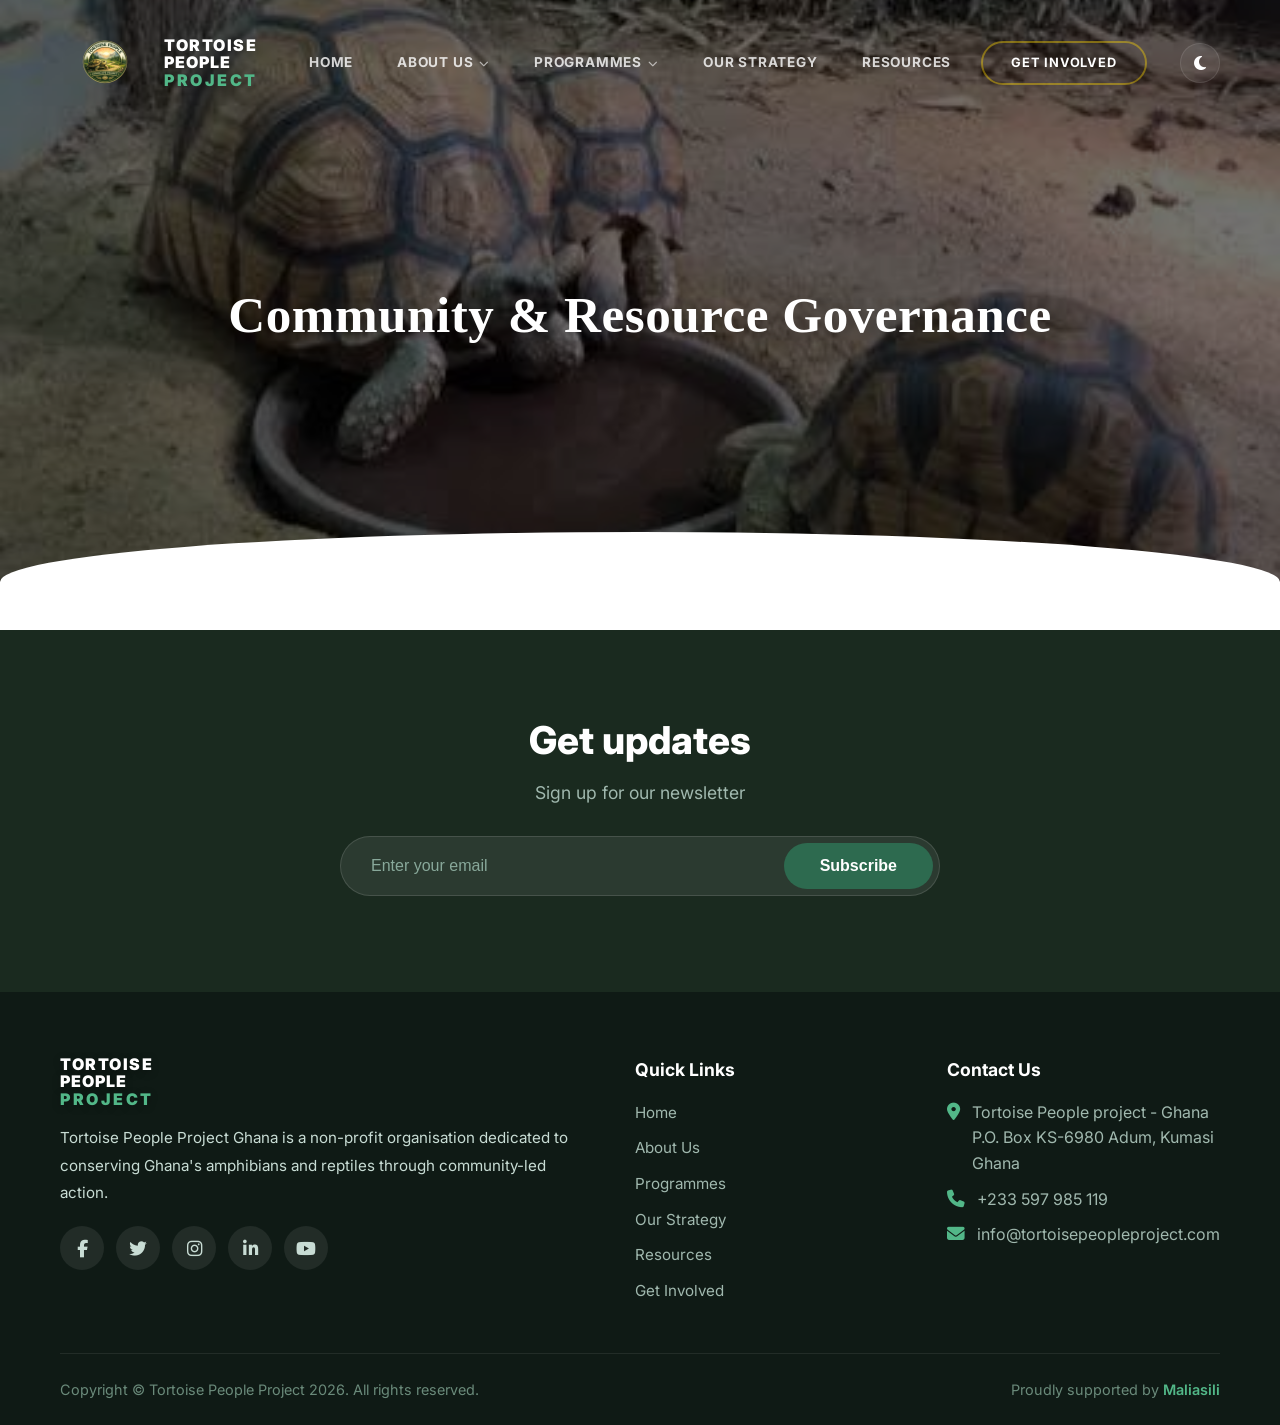
<file: Community_Resources.html>
<!DOCTYPE html>
<html lang="en">
<head>
    <meta charset="UTF-8" />
    <meta name="viewport" content="width=device-width, initial-scale=1.0" />
    <title>Community Resource Governance</title>
    <link rel="stylesheet" href="css/style.css" />
    <!-- Font Awesome for icons -->
    <link rel="stylesheet" href="https://cdnjs.cloudflare.com/ajax/libs/font-awesome/6.5.0/css/all.min.css" />
    <!-- Google Fonts -->
    <link href="https://fonts.googleapis.com/css2?family=Inter:wght@300;400;600;700;800;900&display=swap" rel="stylesheet" />
</head>
<body>

    <!-- =========================== -->
<!-- NAVBAR                      -->
<!-- =========================== -->
<header class="header" id="mainHeader">
    <div class="container">
        <nav class="navbar">

            <!-- Logo -->
            <div class="logo">
                <a href="index.html">
                    <div class="logo-image-wrapper">
                        <img src="images/logo.png"
                             alt="TORTOISE PEOPLE PROJECT Logo"
                             class="logo-img" />
                    </div>
                    <div class="logo-text">
                        <span>TORTOISE</span>
                        <span>PEOPLE</span>
                        <span>PROJECT</span>
                    </div>
                </a>
            </div>

            <!-- Navigation Links -->
            <ul class="nav-menu" id="navMenu">

                <li class="nav-item">
                    <a href="index.html#home" class="nav-link">
                        <span class="nav-text">Home</span>
                    </a>
                </li>

                <!-- Community Resources Governance -->
                <li class="nav-item nav-dropdown">
                    <a href="about.html" class="nav-link  dropdown-toggle">
                        <span class="nav-text">About Us</span>
                        <i class="fas fa-chevron-down dropdown-arrow"></i>
                    </a>

                    <ul class="dropdown-menu">
                        <li><a href="#about-approach">Our Approach</a></li>
                        <li><a href="#about-team">Our Team</a></li>
                        <li><a href="#about-where">Where We Work</a></li>
                        <li><a href="#about-partners">Who We Work With</a></li>
                    </ul>
                </li>

                  <li class="nav-item nav-dropdown">
                        <a href="#programmes" class="nav-link dropdown-toggle">
                            <span class="nav-text">Programmes</span>
                            <i class="fas fa-chevron-down dropdown-arrow"></i>
                        </a>
                        <ul class="dropdown-menu">
                            <li><a href="Restoration_Protection.html">Habitat and Species Restoration</a></li>
                            <li><a href="Education_Awareness.html">Environmental Education and Awareness</a></li>
                            <li><a href="Community_Resources.html">Community Resource Governance</a></li>
                            <li><a href="Nature_Friendly.html">Nature-Friendly Livelihood</a></li>
                        </ul>

                    </li>

                <li class="nav-item">
                    <a href="index.html#strategy" class="nav-link">
                        <span class="nav-text">Our Strategy</span>
                    </a>
                </li>

                <li class="nav-item">
                    <a href="index.html#resources" class="nav-link">
                        <span class="nav-text">Resources</span>
                    </a>
                </li>

                <li class="nav-item">
                    <a href="index.html#get-involved" class="btn-nav-primary">
                        <span class="btn-text">GET INVOLVED</span>
                        <span class="btn-glow"></span>
                    </a>
                </li>

            </ul>

            <!-- Mobile Controls -->
            <div class="nav-controls">
                <button class="theme-toggle" id="themeToggle" aria-label="Toggle theme">
                    <i class="fas fa-moon"></i>
                </button>

                <div class="hamburger" id="hamburger">
                    <span></span>
                    <span></span>
                    <span></span>
                </div>
            </div>

        </nav>
    </div>
</header>
    <!-- =========================== -->
<!-- PROGRAMMES HERO SECTION     -->
<!-- =========================== -->
<section class="programmes-hero">
    <!-- Slides -->
    <div class="programmes-slides">
        <!-- Slide 1 -->
        <div class="programmes-slide active">
            <div class="programmes-hero-overlay"></div>
            <div class="programmes-hero-bg" style="background-image: url('images/news1.jpg');"></div>
        </div>

        <!-- Slide 2 -->
        <div class="programmes-slide">
            <div class="programmes-hero-overlay"></div>
            <div class="programmes-hero-bg" style="background-image: url('images/news2.jpg');"></div>
        </div>

        <!-- Slide 3 -->
        <div class="programmes-slide">
            <div class="programmes-hero-overlay"></div>
            <div class="programmes-hero-bg" style="background-image: url('images/news3.jpg');"></div>
        </div>

        <!-- Slide 4 -->
        <div class="programmes-slide">
            <div class="programmes-hero-overlay"></div>
            <div class="programmes-hero-bg" style="background-image: url('images/news4.jpg');"></div>
        </div>

        <!-- Slide 5 -->
        <div class="programmes-slide">
            <div class="programmes-hero-overlay"></div>
            <div class="programmes-hero-bg" style="background-image: url('images/news5.jpg');"></div>
        </div>
    </div>

    <!-- Centered Text -->
    <div class="programmes-hero-content">
        <div class="container">
            <h1>Community &amp; Resource Governance</h1>
        </div>
    </div>

    <!-- Curved Bottom -->
    <div class="programmes-hero-curve"></div>
</section>
<!-- ⬆️ HERO SECTION CLOSED PROPERLY -->

    <!-- =========================== -->
    <!-- NEWSLETTER                  -->
    <!-- =========================== -->
    <section class="newsletter-section">
        <div class="container">
            <div class="newsletter-wrapper">
                <div class="newsletter-content">
                    <h2>Get updates</h2>
                    <p>Sign up for our newsletter</p>
                </div>
                <form class="newsletter-form" id="newsletterForm">
                    <input type="email" placeholder="Enter your email" required />
                    <button type="submit" class="btn-primary">Subscribe</button>
                </form>
                <div id="newsletterMessage" class="newsletter-message"></div>
            </div>
        </div>
    </section>

    <!-- =========================== -->
    <!-- FOOTER                      -->
    <!-- =========================== -->
    <footer class="footer">
        <div class="container">
            <div class="footer-grid">
                <div class="footer-col">
                    <div class="footer-logo">
                         
                        <div class="logo-text">
                            <span>TORTOISE</span>
                            <span>PEOPLE</span>
                            <span>PROJECT</span>
                        </div>
                    </div>
                    <p>
                        Tortoise People Project Ghana is a non-profit organisation dedicated to
                        conserving Ghana's amphibians and reptiles through community-led action.
                    </p>
                    <div class="footer-social">
                        <a href="#"><i class="fab fa-facebook-f"></i></a>
                        <a href="#"><i class="fab fa-twitter"></i></a>
                        <a href="#"><i class="fab fa-instagram"></i></a>
                        <a href="#"><i class="fab fa-linkedin-in"></i></a>
                        <a href="#"><i class="fab fa-youtube"></i></a>
                    </div>
                </div>
                <div class="footer-col">
                    <h4>Quick Links</h4>
                    <ul>
                        <li><a href="index.html">Home</a></li>
                        <li><a href="about.html">About Us</a></li>
                        <li><a href="#">Programmes</a></li>
                        <li><a href="#">Our Strategy</a></li>
                        <li><a href="#">Resources</a></li>
                        <li><a href="#">Get Involved</a></li>
                    </ul>
                </div>
                <div class="footer-col">
                    <h4>Contact Us</h4>
                    <ul class="contact-info">
                        <li>
                            <i class="fas fa-map-marker-alt"></i>
                             Tortoise People project - Ghana <br />
                            P.O. Box KS-6980 Adum, Kumasi Ghana
                        </li>
                        <li>
                            <i class="fas fa-phone"></i>
                            +233 597 985 119
                        </li>
                        <li>
                            <i class="fas fa-envelope"></i>
                            info@tortoisepeopleproject.com
                        </li>
                    </ul>
                </div>
            </div>
            <div class="footer-bottom">
                <p>
                    Copyright &copy; Tortoise People Project  2026. All rights reserved.
                </p>
                <p class="footer-credit">
                    Proudly supported by <span>Maliasili</span>
                </p>
            </div>
        </div>
    </footer>

    <!-- Scroll Button -->
    <div class="scroll-indicator" id="scrollIndicator">
        <div class="scroll-ring">
            <svg class="scroll-ring-svg" viewBox="0 0 100 100">
                <circle class="scroll-ring-bg" cx="50" cy="50" r="42" />
                <circle class="scroll-ring-progress" cx="50" cy="50" r="42" />
            </svg>
            <div class="scroll-icon">
                <i class="fas fa-chevron-down"></i>
            </div>
        </div>
        <span class="scroll-label" id="scrollLabel">Scroll</span>
    </div>

    <!-- JavaScript -->
    <script src="js/main.js"></script>
</body>
</html>
</file>
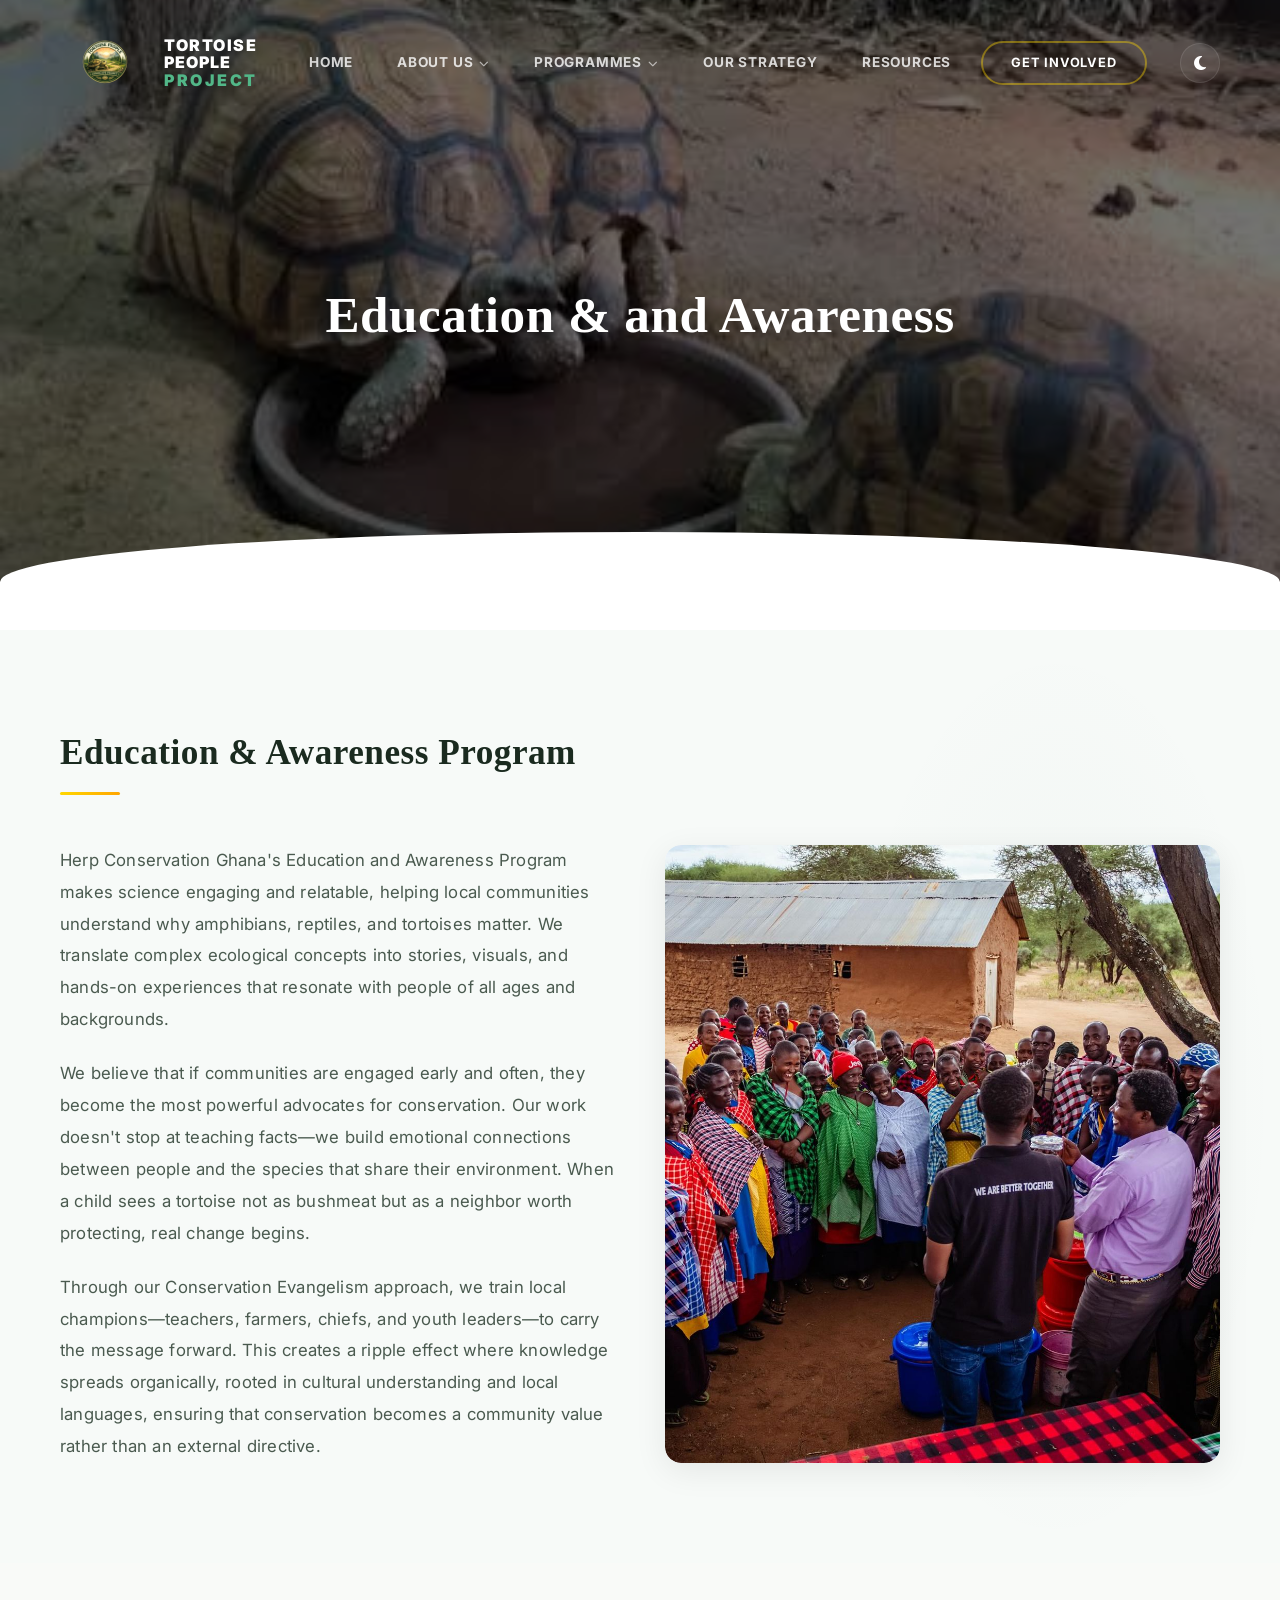
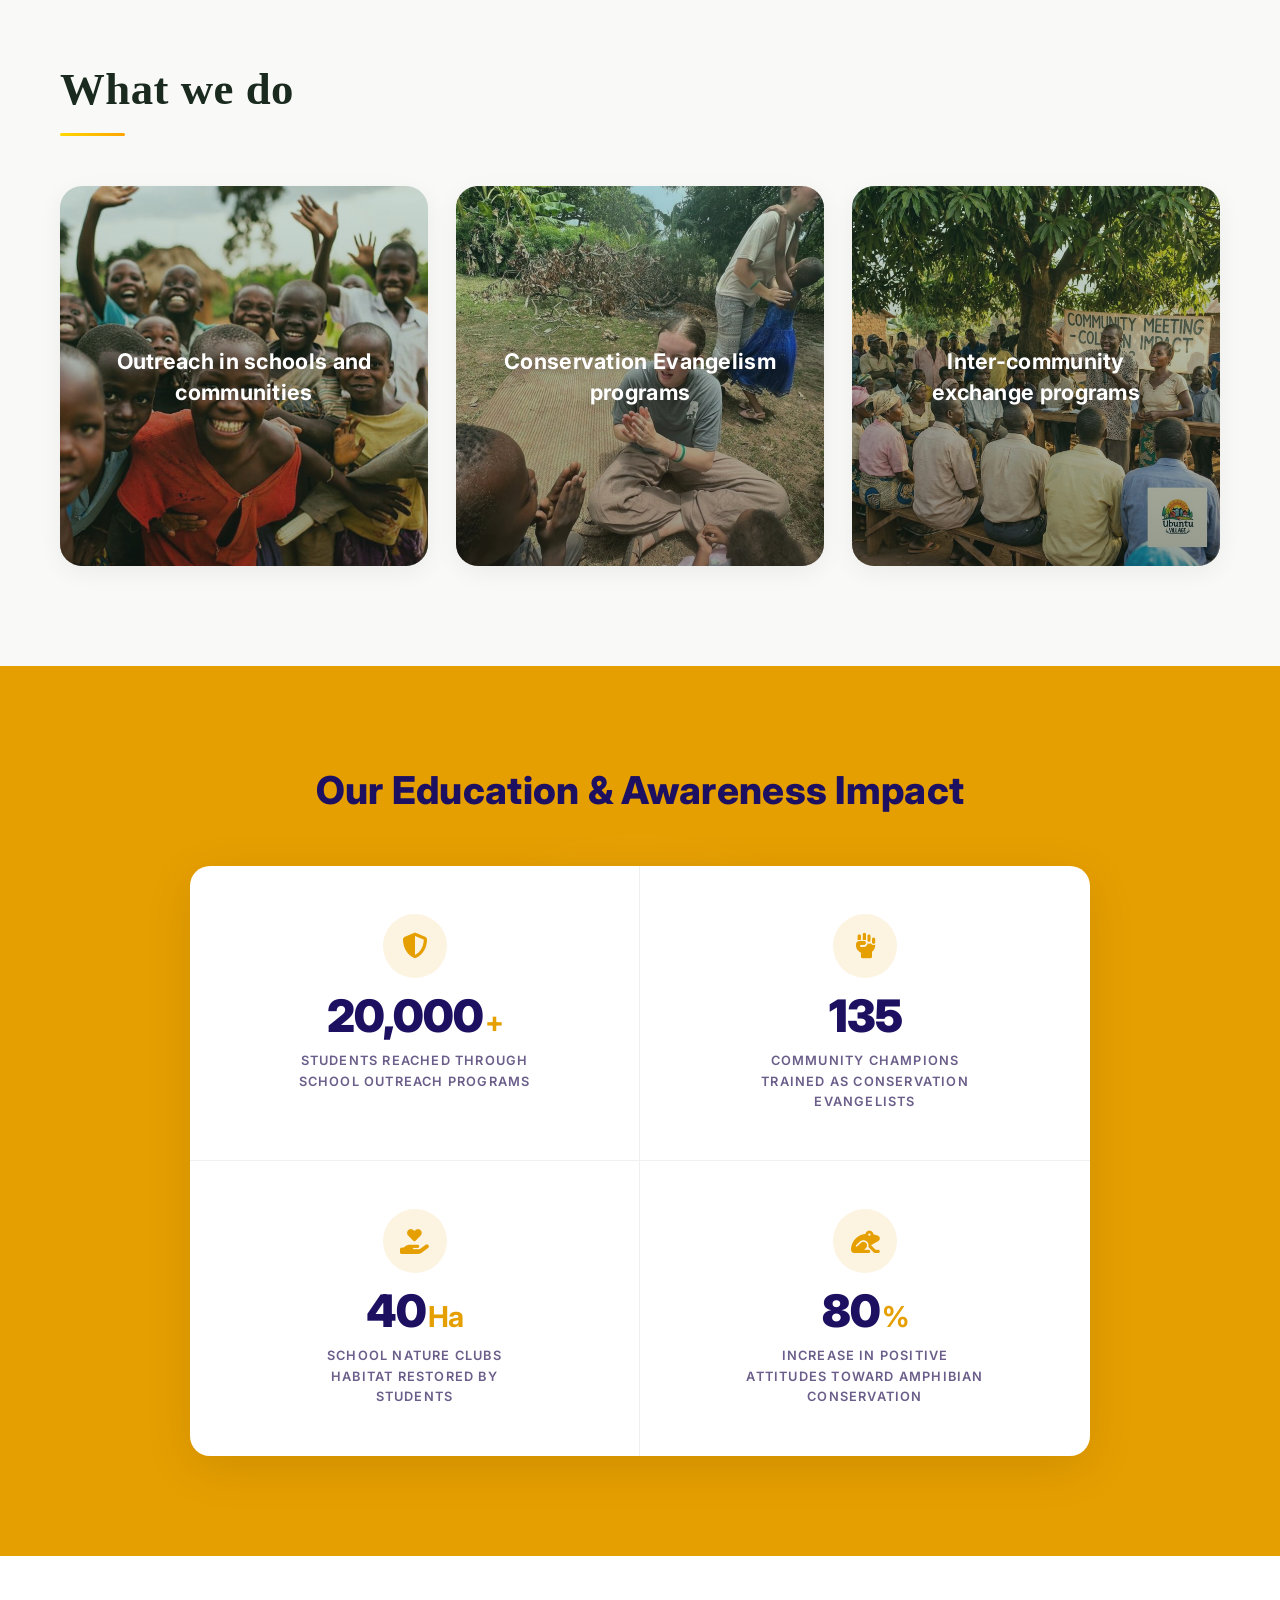
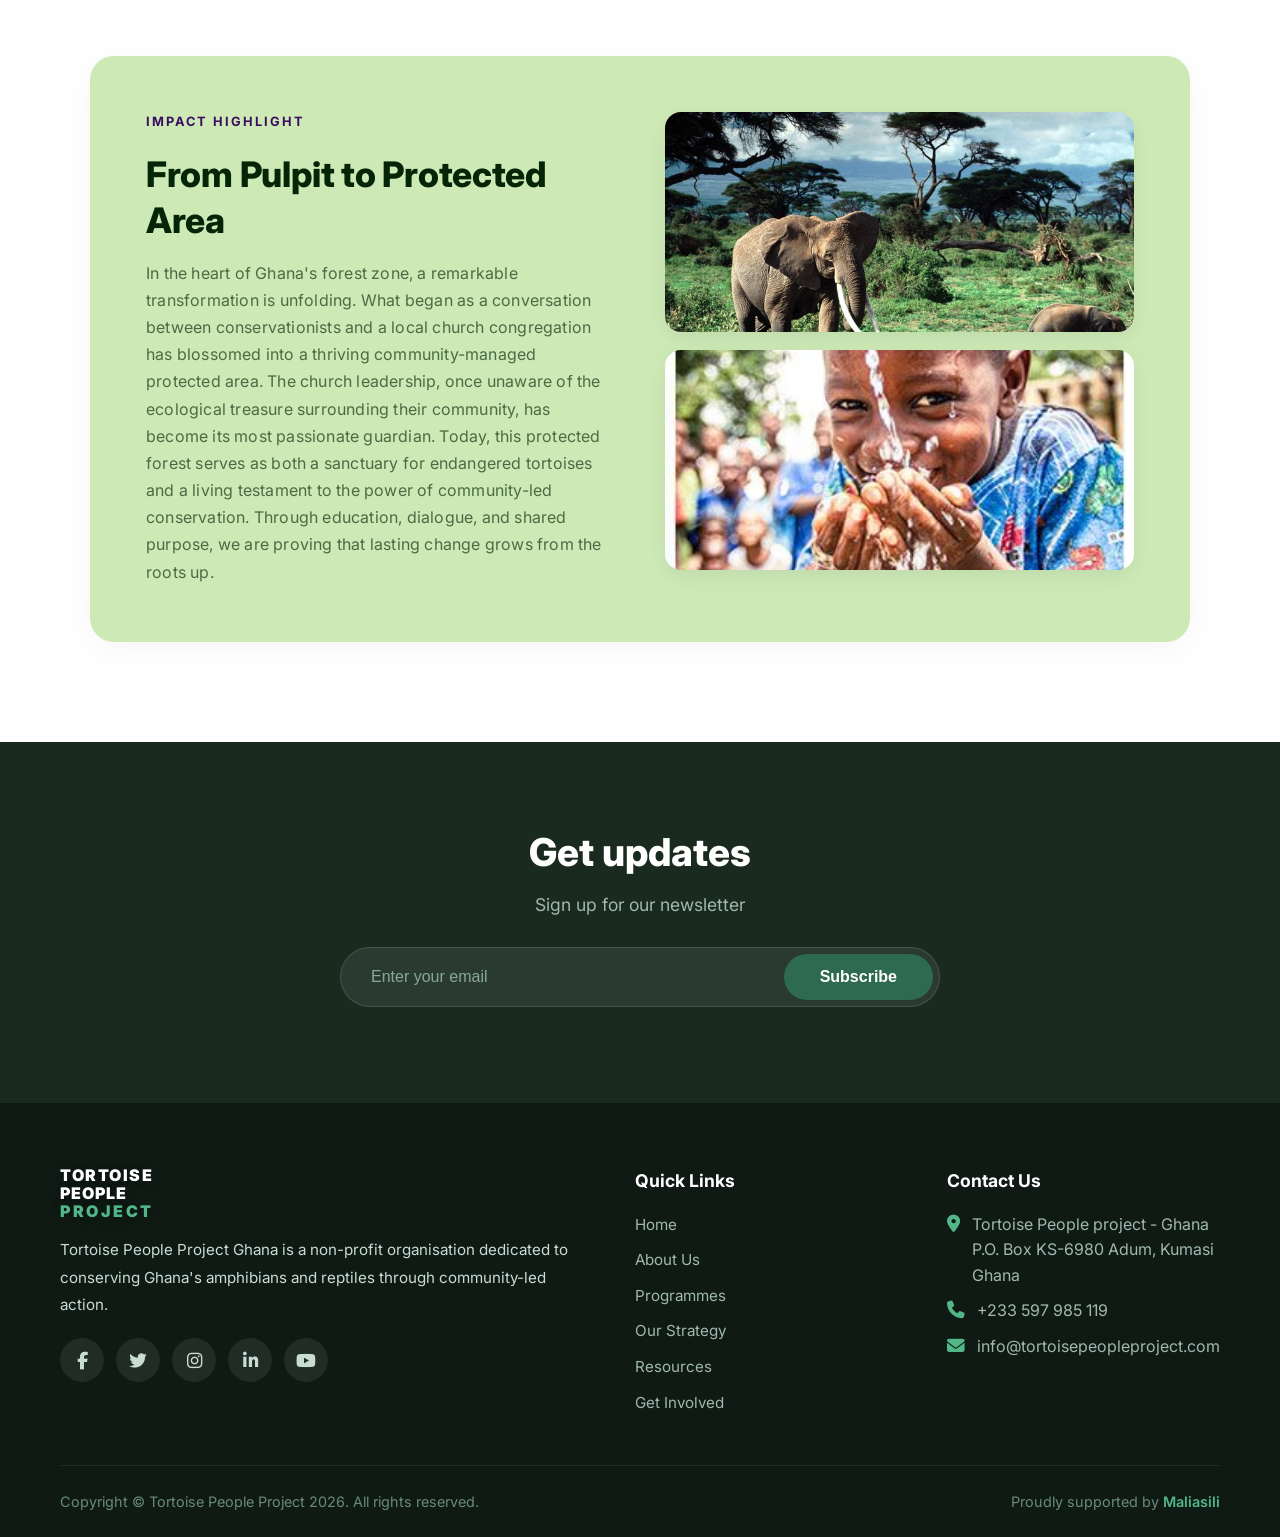
<file: Education_Awareness.html>
<!DOCTYPE html>
<html lang="en">
<head>
    <meta charset="UTF-8" />
    <meta name="viewport" content="width=device-width, initial-scale=1.0" />
    <title>Education and Awareness</title>
    <link rel="stylesheet" href="css/style.css" />
    <!-- Font Awesome for icons -->
    <link rel="stylesheet" href="https://cdnjs.cloudflare.com/ajax/libs/font-awesome/6.5.0/css/all.min.css" />
    <!-- Google Fonts -->
    <link href="https://fonts.googleapis.com/css2?family=Inter:wght@300;400;600;700;800;900&display=swap" rel="stylesheet" />
</head>
<body>

    <!-- =========================== -->
<!-- NAVBAR                      -->
<!-- =========================== -->
<header class="header" id="mainHeader">
    <div class="container">
        <nav class="navbar">

            <!-- Logo -->
            <div class="logo">
                <a href="index.html">
                    <div class="logo-image-wrapper">
                        <img src="images/logo.png"
                             alt="TORTOISE PEOPLE PROJECT Logo"
                             class="logo-img" />
                    </div>
                    <div class="logo-text">
                        <span>TORTOISE</span>
                        <span>PEOPLE</span>
                        <span>PROJECT</span>
                    </div>
                </a>
            </div>

            <!-- Navigation Links -->
            <ul class="nav-menu" id="navMenu">

                <li class="nav-item">
                    <a href="index.html#home" class="nav-link">
                        <span class="nav-text">Home</span>
                    </a>
                </li>

                <!-- Education and Awareness -->
                <li class="nav-item nav-dropdown">
                    <a href="about.html" class="nav-link  dropdown-toggle">
                        <span class="nav-text">About Us</span>
                        <i class="fas fa-chevron-down dropdown-arrow"></i>
                    </a>

                    <ul class="dropdown-menu">
                        <li><a href="#about-approach">Our Approach</a></li>
                        <li><a href="#about-team">Our Team</a></li>
                        <li><a href="#about-where">Where We Work</a></li>
                        <li><a href="#about-partners">Who We Work With</a></li>
                    </ul>
                </li>

                  <li class="nav-item nav-dropdown">
                        <a href="#programmes" class="nav-link dropdown-toggle">
                            <span class="nav-text">Programmes</span>
                            <i class="fas fa-chevron-down dropdown-arrow"></i>
                        </a>
                        <ul class="dropdown-menu">
                            <li><a href="Restoration_Protection.html">Habitat and Species Restoration</a></li>
                            <li><a href="Education_Awareness.html">Environmental Education and Awareness</a></li>
                            <li><a href="Community_Resources.html">Community Resource Governance</a></li>
                            <li><a href="Nature_Friendly.html">Nature-Friendly Livelihood</a></li>
                        </ul>

                    </li>

                <li class="nav-item">
                    <a href="index.html#strategy" class="nav-link">
                        <span class="nav-text">Our Strategy</span>
                    </a>
                </li>

                <li class="nav-item">
                    <a href="index.html#resources" class="nav-link">
                        <span class="nav-text">Resources</span>
                    </a>
                </li>

                <li class="nav-item">
                    <a href="index.html#get-involved" class="btn-nav-primary">
                        <span class="btn-text">GET INVOLVED</span>
                        <span class="btn-glow"></span>
                    </a>
                </li>

            </ul>

            <!-- Mobile Controls -->
            <div class="nav-controls">
                <button class="theme-toggle" id="themeToggle" aria-label="Toggle theme">
                    <i class="fas fa-moon"></i>
                </button>

                <div class="hamburger" id="hamburger">
                    <span></span>
                    <span></span>
                    <span></span>
                </div>
            </div>

        </nav>
    </div>
</header>
    <!-- =========================== -->
<!-- PROGRAMMES HERO SECTION     -->
<!-- =========================== -->
<section class="programmes-hero">
    <!-- Slides -->
    <div class="programmes-slides">
        <!-- Slide 1 -->
        <div class="programmes-slide active">
            <div class="programmes-hero-overlay"></div>
            <div class="programmes-hero-bg" style="background-image: url('images/news1.jpg');"></div>
        </div>

        <!-- Slide 2 -->
        <div class="programmes-slide">
            <div class="programmes-hero-overlay"></div>
            <div class="programmes-hero-bg" style="background-image: url('images/news2.jpg');"></div>
        </div>

        <!-- Slide 3 -->
        <div class="programmes-slide">
            <div class="programmes-hero-overlay"></div>
            <div class="programmes-hero-bg" style="background-image: url('images/news3.jpg');"></div>
        </div>

        <!-- Slide 4 -->
        <div class="programmes-slide">
            <div class="programmes-hero-overlay"></div>
            <div class="programmes-hero-bg" style="background-image: url('images/news4.jpg');"></div>
        </div>

        <!-- Slide 5 -->
        <div class="programmes-slide">
            <div class="programmes-hero-overlay"></div>
            <div class="programmes-hero-bg" style="background-image: url('images/news5.jpg');"></div>
        </div>
    </div>

    <!-- Centered Text -->
    <div class="programmes-hero-content">
        <div class="container">
            <h1>Education &amp; and Awareness</h1>
        </div>
    </div>

    <!-- Curved Bottom -->
    <div class="programmes-hero-curve"></div>
</section>
<!-- ⬆️ HERO SECTION CLOSED PROPERLY -->

<!-- =========================== -->
<!-- EDUCATION & AWARENESS        -->
<!-- =========================== -->
<section class="education-section" id="education-awareness">
    <div class="container">
        
        <!-- Section Header -->
        <div class="education-header">
            <h2 class="education-title">Education &amp; Awareness Program</h2>
            <div class="education-divider"></div>
        </div>

        <!-- Two-Column Content -->
        <div class="education-grid">
            
            <!-- Left Column - Text -->
            <div class="education-content">
                <p class="education-paragraph">
                    Herp Conservation Ghana's Education and Awareness Program makes science engaging and relatable, helping local communities understand why amphibians, reptiles, and tortoises matter. We translate complex ecological concepts into stories, visuals, and hands-on experiences that resonate with people of all ages and backgrounds.
                </p>

                <p class="education-paragraph">
                    We believe that if communities are engaged early and often, they become the most powerful advocates for conservation. Our work doesn't stop at teaching facts—we build emotional connections between people and the species that share their environment. When a child sees a tortoise not as bushmeat but as a neighbor worth protecting, real change begins.
                </p>

                <p class="education-paragraph">
                    Through our Conservation Evangelism approach, we train local champions—teachers, farmers, chiefs, and youth leaders—to carry the message forward. This creates a ripple effect where knowledge spreads organically, rooted in cultural understanding and local languages, ensuring that conservation becomes a community value rather than an external directive.
                </p>
            </div>

            <!-- Right Column - Image -->
            <div class="education-image">
                <div class="education-image-wrapper">
                    <img src="images/campaign.png" alt="Community education and awareness program in Ghana" />
                    <div class="education-image-accent"></div>
                </div>
            </div>

        </div>

    </div>
</section>


   <!-- =========================== -->
<!-- WHAT WE DO - 3 CARD SECTION  -->
<!-- =========================== -->
<section class="what-we-do-cards" id="what-we-do-cards">
    <div class="container">
        
        <!-- Section Heading -->
        <div class="wwd-cards-header">
            <h2 class="wwd-cards-heading">What we do</h2>
            <div class="wwd-cards-divider"></div>
        </div>

        <!-- Cards Grid -->
        <div class="wwd-cards-grid">
            
            <!-- Card 1 -->
            <div class="wwd-card-item">
                <div class="wwd-card-bg" style="background-image: url('images/outreach.png');"></div>
                <div class="wwd-card-overlay"></div>
                <div class="wwd-card-text">
                    <h3>Outreach in schools and communities</h3>
                </div>
            </div>

            <!-- Card 2 -->
            <div class="wwd-card-item">
                <div class="wwd-card-bg" style="background-image: url('images/conservation.png');"></div>
                <div class="wwd-card-overlay"></div>
                <div class="wwd-card-text">
                    <h3>Conservation Evangelism programs</h3>
                </div>
            </div>

            <!-- Card 3 -->
            <div class="wwd-card-item">
                <div class="wwd-card-bg" style="background-image: url('images/Inter_Community.png');"></div>
                <div class="wwd-card-overlay"></div>
                <div class="wwd-card-text">
                    <h3>Inter-community exchange programs</h3>
                </div>
            </div>

        </div>

    </div>
</section>

<!-- =========================== -->
<!-- EDUCATION & AWARENESS IMPACT -->
<!-- =========================== -->
<section class="education-impact" id="education-impact">
    <div class="container">
        
        <!-- Section Title -->
        <h2 class="impact-title">Our Education &amp; Awareness Impact</h2>

        <!-- Grid Container -->
        <div class="impact-grid-container">
            
            <!-- Grid Item 1 -->
            <div class="impact-grid-item">
                <div class="impact-item-content">
                    <div class="impact-item-icon">
                        <i class="fas fa-shield-alt"></i>
                    </div>
                    <div class="impact-item-number">20,000<span class="impact-item-plus">+</span></div>
                    <p class="impact-item-desc">students reached through school outreach programs</p>
                </div>
            </div>

            <!-- Grid Item 2 -->
            <div class="impact-grid-item">
                <div class="impact-item-content">
                    <div class="impact-item-icon">
                        <i class="fas fa-hand-fist"></i>
                    </div>
                    <div class="impact-item-number">135</div>
                    <p class="impact-item-desc">community champions trained as conservation evangelists</p>
                </div>
            </div>

            <!-- Grid Item 3 -->
            <div class="impact-grid-item">
                <div class="impact-item-content">
                    <div class="impact-item-icon">
                        <i class="fas fa-hand-holding-heart"></i>
                    </div>
                    <div class="impact-item-number">40<span class="impact-item-plus">Ha</span></div>
                    <p class="impact-item-desc">school nature clubs habitat restored by students</p>
                </div>
            </div>

            <!-- Grid Item 4 -->
            <div class="impact-grid-item">
                <div class="impact-item-content">
                    <div class="impact-item-icon">
                        <i class="fas fa-frog"></i>
                    </div>
                    <div class="impact-item-number">80<span class="impact-item-plus">%</span></div>
                    <p class="impact-item-desc">increase in positive attitudes toward amphibian conservation</p>
                </div>
            </div>

        </div>

    </div>
</section>

<!-- =========================== -->
<!-- IMPACT HIGHLIGHT             -->
<!-- =========================== -->
<section class="impact-highlight" id="impact-highlight">
    <div class="container">
        
        <!-- Card Container -->
        <div class="highlight-card">
            
            <!-- Left Column - Text Content -->
            <div class="highlight-text">
                <span class="highlight-label">Impact Highlight</span>
                <h2 class="highlight-heading">From Pulpit to Protected Area</h2>
                <p class="highlight-body">
                    In the heart of Ghana's forest zone, a remarkable transformation is unfolding. What began as a conversation between conservationists and a local church congregation has blossomed into a thriving community-managed protected area. The church leadership, once unaware of the ecological treasure surrounding their community, has become its most passionate guardian. Today, this protected forest serves as both a sanctuary for endangered tortoises and a living testament to the power of community-led conservation. Through education, dialogue, and shared purpose, we are proving that lasting change grows from the roots up.
                </p>
            </div>

            <!-- Right Column - Image Stack -->
            <div class="highlight-images">
                <!-- Top Image -->
                <div class="highlight-image-top">
                    <img src="images/forest.png" alt="Protected forest landscape in Ghana" />
                </div>
                <!-- Bottom Image -->
                <div class="highlight-image-bottom">
                    <img src="images/gathering.png" alt="Community gathering and conservation group" />
                </div>
            </div>

        </div>

    </div>
</section>

    <!-- =========================== -->
    <!-- NEWSLETTER                  -->
    <!-- =========================== -->
    <section class="newsletter-section">
        <div class="container">
            <div class="newsletter-wrapper">
                <div class="newsletter-content">
                    <h2>Get updates</h2>
                    <p>Sign up for our newsletter</p>
                </div>
                <form class="newsletter-form" id="newsletterForm">
                    <input type="email" placeholder="Enter your email" required />
                    <button type="submit" class="btn-primary">Subscribe</button>
                </form>
                <div id="newsletterMessage" class="newsletter-message"></div>
            </div>
        </div>
    </section>

    <!-- =========================== -->
    <!-- FOOTER                      -->
    <!-- =========================== -->
    <footer class="footer">
        <div class="container">
            <div class="footer-grid">
                <div class="footer-col">
                    <div class="footer-logo">
                         
                        <div class="logo-text">
                            <span>TORTOISE</span>
                            <span>PEOPLE</span>
                            <span>PROJECT</span>
                        </div>
                    </div>
                    <p>
                        Tortoise People Project Ghana is a non-profit organisation dedicated to
                        conserving Ghana's amphibians and reptiles through community-led action.
                    </p>
                    <div class="footer-social">
                        <a href="#"><i class="fab fa-facebook-f"></i></a>
                        <a href="#"><i class="fab fa-twitter"></i></a>
                        <a href="#"><i class="fab fa-instagram"></i></a>
                        <a href="#"><i class="fab fa-linkedin-in"></i></a>
                        <a href="#"><i class="fab fa-youtube"></i></a>
                    </div>
                </div>
                <div class="footer-col">
                    <h4>Quick Links</h4>
                    <ul>
                        <li><a href="index.html">Home</a></li>
                        <li><a href="about.html">About Us</a></li>
                        <li><a href="#">Programmes</a></li>
                        <li><a href="#">Our Strategy</a></li>
                        <li><a href="#">Resources</a></li>
                        <li><a href="#">Get Involved</a></li>
                    </ul>
                </div>
                <div class="footer-col">
                    <h4>Contact Us</h4>
                    <ul class="contact-info">
                        <li>
                            <i class="fas fa-map-marker-alt"></i>
                             Tortoise People project - Ghana <br />
                            P.O. Box KS-6980 Adum, Kumasi Ghana
                        </li>
                        <li>
                            <i class="fas fa-phone"></i>
                            +233 597 985 119
                        </li>
                        <li>
                            <i class="fas fa-envelope"></i>
                            info@tortoisepeopleproject.com
                        </li>
                    </ul>
                </div>
            </div>
            <div class="footer-bottom">
                <p>
                    Copyright &copy; Tortoise People Project  2026. All rights reserved.
                </p>
                <p class="footer-credit">
                    Proudly supported by <span>Maliasili</span>
                </p>
            </div>
        </div>
    </footer>

    <!-- Scroll Button -->
    <div class="scroll-indicator" id="scrollIndicator">
        <div class="scroll-ring">
            <svg class="scroll-ring-svg" viewBox="0 0 100 100">
                <circle class="scroll-ring-bg" cx="50" cy="50" r="42" />
                <circle class="scroll-ring-progress" cx="50" cy="50" r="42" />
            </svg>
            <div class="scroll-icon">
                <i class="fas fa-chevron-down"></i>
            </div>
        </div>
        <span class="scroll-label" id="scrollLabel">Scroll</span>
    </div>

    <!-- JavaScript -->
    <script src="js/main.js"></script>
</body>
</html>
</file>
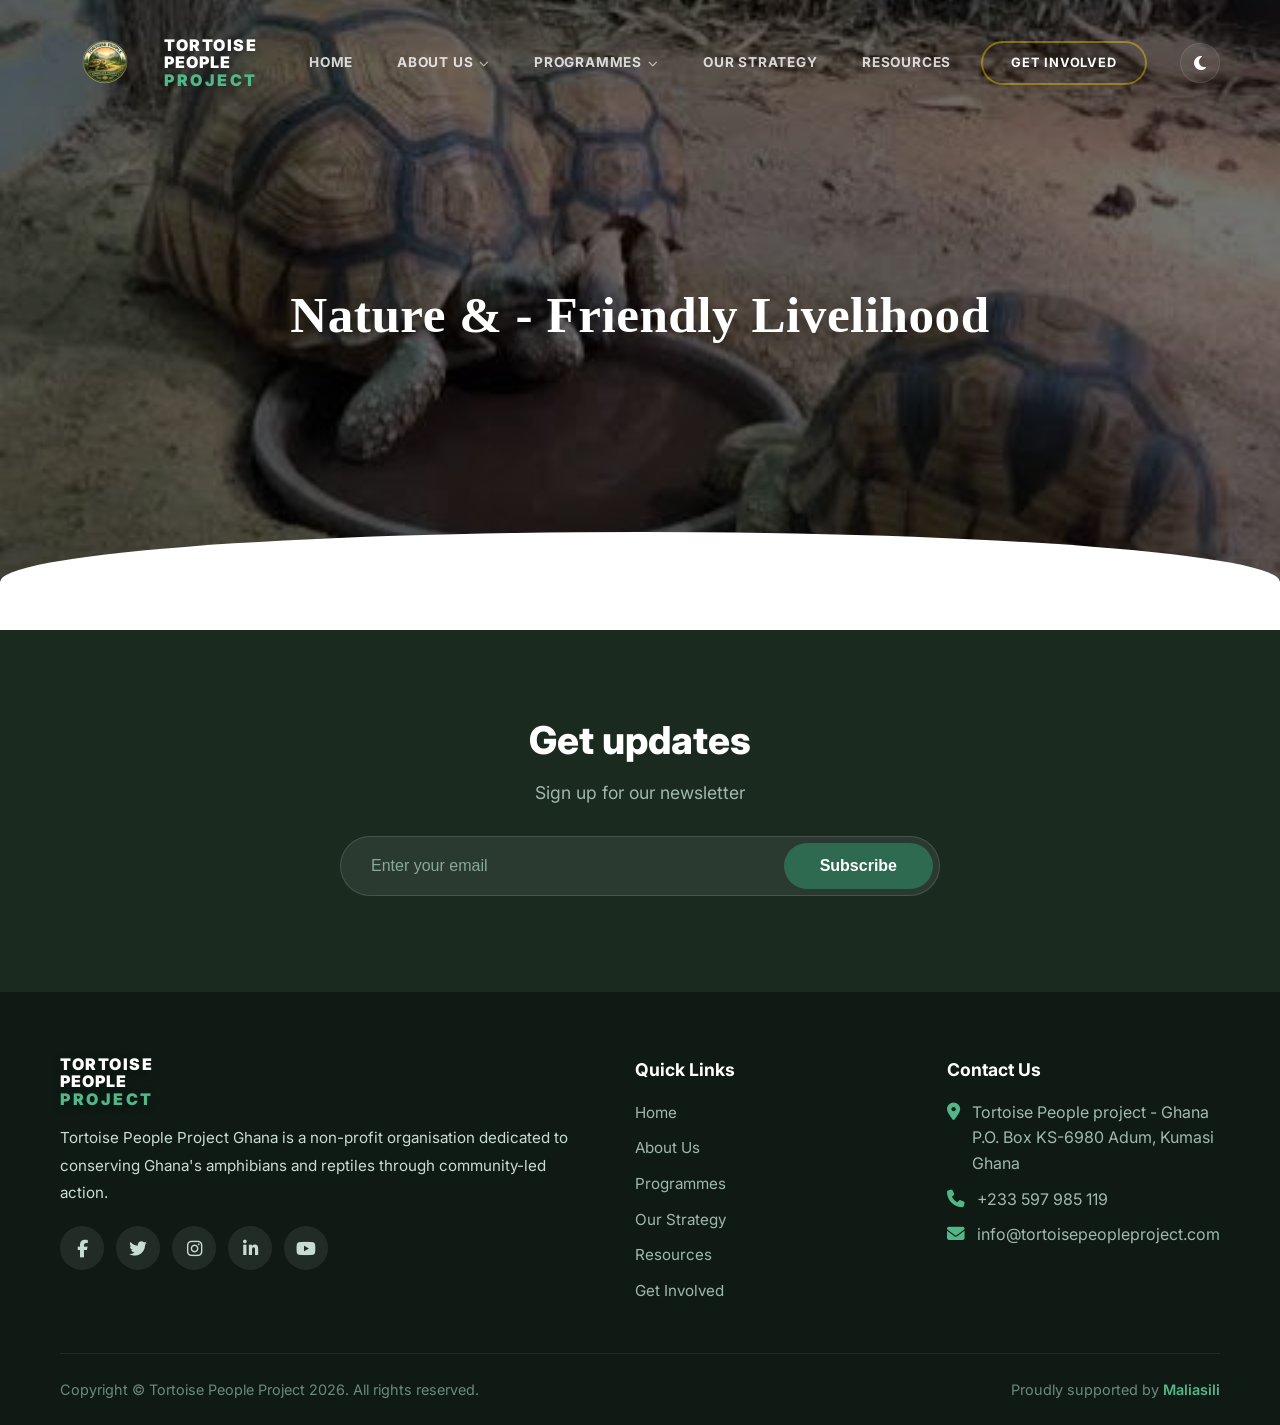
<file: Nature_Friendly.html>
<!DOCTYPE html>
<html lang="en">
<head>
    <meta charset="UTF-8" />
    <meta name="viewport" content="width=device-width, initial-scale=1.0" />
    <title>Nature-Friendly Livelihood</title>
    <link rel="stylesheet" href="css/style.css" />
    <!-- Font Awesome for icons -->
    <link rel="stylesheet" href="https://cdnjs.cloudflare.com/ajax/libs/font-awesome/6.5.0/css/all.min.css" />
    <!-- Google Fonts -->
    <link href="https://fonts.googleapis.com/css2?family=Inter:wght@300;400;600;700;800;900&display=swap" rel="stylesheet" />
</head>
<body>

    <!-- =========================== -->
<!-- NAVBAR                      -->
<!-- =========================== -->
<header class="header" id="mainHeader">
    <div class="container">
        <nav class="navbar">

            <!-- Logo -->
            <div class="logo">
                <a href="index.html">
                    <div class="logo-image-wrapper">
                        <img src="images/logo.png"
                             alt="TORTOISE PEOPLE PROJECT Logo"
                             class="logo-img" />
                    </div>
                    <div class="logo-text">
                        <span>TORTOISE</span>
                        <span>PEOPLE</span>
                        <span>PROJECT</span>
                    </div>
                </a>
            </div>

            <!-- Navigation Links -->
            <ul class="nav-menu" id="navMenu">

                <li class="nav-item">
                    <a href="index.html#home" class="nav-link">
                        <span class="nav-text">Home</span>
                    </a>
                </li>

                <!-- Nature-Friendly Livelihood -->
                <li class="nav-item nav-dropdown">
                    <a href="about.html" class="nav-link  dropdown-toggle">
                        <span class="nav-text">About Us</span>
                        <i class="fas fa-chevron-down dropdown-arrow"></i>
                    </a>

                    <ul class="dropdown-menu">
                        <li><a href="#about-approach">Our Approach</a></li>
                        <li><a href="#about-team">Our Team</a></li>
                        <li><a href="#about-where">Where We Work</a></li>
                        <li><a href="#about-partners">Who We Work With</a></li>
                    </ul>
                </li>

                  <li class="nav-item nav-dropdown">
                        <a href="#programmes" class="nav-link dropdown-toggle">
                            <span class="nav-text">Programmes</span>
                            <i class="fas fa-chevron-down dropdown-arrow"></i>
                        </a>
                        <ul class="dropdown-menu">
                            <li><a href="Restoration_Protection.html">Habitat and Species Restoration</a></li>
                            <li><a href="Education_Awareness.html">Environmental Education and Awareness</a></li>
                            <li><a href="Community_Resources.html">Community Resource Governance</a></li>
                            <li><a href="Nature_Friendly.html">Nature-Friendly Livelihood</a></li>
                        </ul>

                    </li>

                <li class="nav-item">
                    <a href="index.html#strategy" class="nav-link">
                        <span class="nav-text">Our Strategy</span>
                    </a>
                </li>

                <li class="nav-item">
                    <a href="index.html#resources" class="nav-link">
                        <span class="nav-text">Resources</span>
                    </a>
                </li>

                <li class="nav-item">
                    <a href="index.html#get-involved" class="btn-nav-primary">
                        <span class="btn-text">GET INVOLVED</span>
                        <span class="btn-glow"></span>
                    </a>
                </li>

            </ul>

            <!-- Mobile Controls -->
            <div class="nav-controls">
                <button class="theme-toggle" id="themeToggle" aria-label="Toggle theme">
                    <i class="fas fa-moon"></i>
                </button>

                <div class="hamburger" id="hamburger">
                    <span></span>
                    <span></span>
                    <span></span>
                </div>
            </div>

        </nav>
    </div>
</header>
    <!-- =========================== -->
<!-- PROGRAMMES HERO SECTION     -->
<!-- =========================== -->
<section class="programmes-hero">
    <!-- Slides -->
    <div class="programmes-slides">
        <!-- Slide 1 -->
        <div class="programmes-slide active">
            <div class="programmes-hero-overlay"></div>
            <div class="programmes-hero-bg" style="background-image: url('images/news1.jpg');"></div>
        </div>

        <!-- Slide 2 -->
        <div class="programmes-slide">
            <div class="programmes-hero-overlay"></div>
            <div class="programmes-hero-bg" style="background-image: url('images/news2.jpg');"></div>
        </div>

        <!-- Slide 3 -->
        <div class="programmes-slide">
            <div class="programmes-hero-overlay"></div>
            <div class="programmes-hero-bg" style="background-image: url('images/news3.jpg');"></div>
        </div>

        <!-- Slide 4 -->
        <div class="programmes-slide">
            <div class="programmes-hero-overlay"></div>
            <div class="programmes-hero-bg" style="background-image: url('images/news4.jpg');"></div>
        </div>

        <!-- Slide 5 -->
        <div class="programmes-slide">
            <div class="programmes-hero-overlay"></div>
            <div class="programmes-hero-bg" style="background-image: url('images/news5.jpg');"></div>
        </div>
    </div>

    <!-- Centered Text -->
    <div class="programmes-hero-content">
        <div class="container">
            <h1>Nature &amp; - Friendly Livelihood</h1>
        </div>
    </div>

    <!-- Curved Bottom -->
    <div class="programmes-hero-curve"></div>
</section>
<!-- ⬆️ HERO SECTION CLOSED PROPERLY -->

    <!-- =========================== -->
    <!-- NEWSLETTER                  -->
    <!-- =========================== -->
    <section class="newsletter-section">
        <div class="container">
            <div class="newsletter-wrapper">
                <div class="newsletter-content">
                    <h2>Get updates</h2>
                    <p>Sign up for our newsletter</p>
                </div>
                <form class="newsletter-form" id="newsletterForm">
                    <input type="email" placeholder="Enter your email" required />
                    <button type="submit" class="btn-primary">Subscribe</button>
                </form>
                <div id="newsletterMessage" class="newsletter-message"></div>
            </div>
        </div>
    </section>

    <!-- =========================== -->
    <!-- FOOTER                      -->
    <!-- =========================== -->
    <footer class="footer">
        <div class="container">
            <div class="footer-grid">
                <div class="footer-col">
                    <div class="footer-logo">
                         
                        <div class="logo-text">
                            <span>TORTOISE</span>
                            <span>PEOPLE</span>
                            <span>PROJECT</span>
                        </div>
                    </div>
                    <p>
                        Tortoise People Project Ghana is a non-profit organisation dedicated to
                        conserving Ghana's amphibians and reptiles through community-led action.
                    </p>
                    <div class="footer-social">
                        <a href="#"><i class="fab fa-facebook-f"></i></a>
                        <a href="#"><i class="fab fa-twitter"></i></a>
                        <a href="#"><i class="fab fa-instagram"></i></a>
                        <a href="#"><i class="fab fa-linkedin-in"></i></a>
                        <a href="#"><i class="fab fa-youtube"></i></a>
                    </div>
                </div>
                <div class="footer-col">
                    <h4>Quick Links</h4>
                    <ul>
                        <li><a href="index.html">Home</a></li>
                        <li><a href="about.html">About Us</a></li>
                        <li><a href="#">Programmes</a></li>
                        <li><a href="#">Our Strategy</a></li>
                        <li><a href="#">Resources</a></li>
                        <li><a href="#">Get Involved</a></li>
                    </ul>
                </div>
                <div class="footer-col">
                    <h4>Contact Us</h4>
                    <ul class="contact-info">
                        <li>
                            <i class="fas fa-map-marker-alt"></i>
                             Tortoise People project - Ghana <br />
                            P.O. Box KS-6980 Adum, Kumasi Ghana
                        </li>
                        <li>
                            <i class="fas fa-phone"></i>
                            +233 597 985 119
                        </li>
                        <li>
                            <i class="fas fa-envelope"></i>
                            info@tortoisepeopleproject.com
                        </li>
                    </ul>
                </div>
            </div>
            <div class="footer-bottom">
                <p>
                    Copyright &copy; Tortoise People Project  2026. All rights reserved.
                </p>
                <p class="footer-credit">
                    Proudly supported by <span>Maliasili</span>
                </p>
            </div>
        </div>
    </footer>

    <!-- Scroll Button -->
    <div class="scroll-indicator" id="scrollIndicator">
        <div class="scroll-ring">
            <svg class="scroll-ring-svg" viewBox="0 0 100 100">
                <circle class="scroll-ring-bg" cx="50" cy="50" r="42" />
                <circle class="scroll-ring-progress" cx="50" cy="50" r="42" />
            </svg>
            <div class="scroll-icon">
                <i class="fas fa-chevron-down"></i>
            </div>
        </div>
        <span class="scroll-label" id="scrollLabel">Scroll</span>
    </div>

    <!-- JavaScript -->
    <script src="js/main.js"></script>
</body>
</html>
</file>
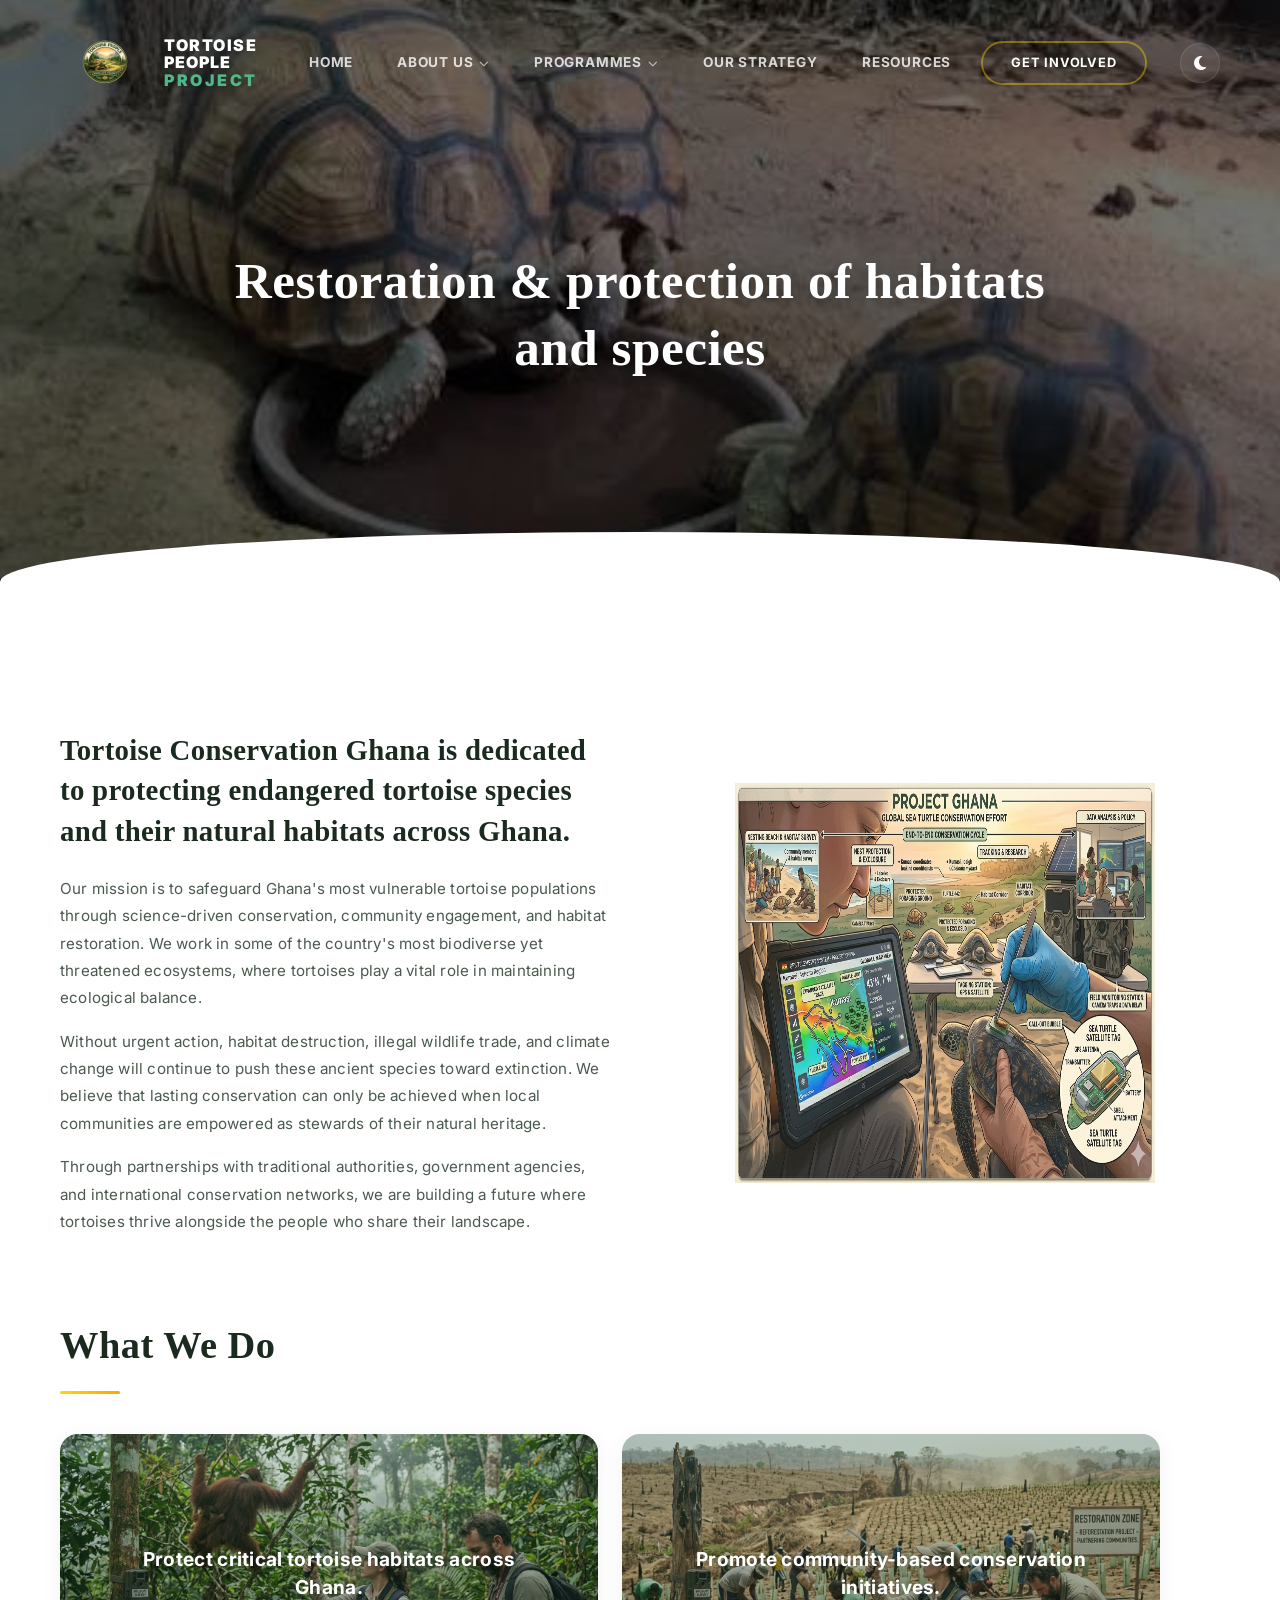
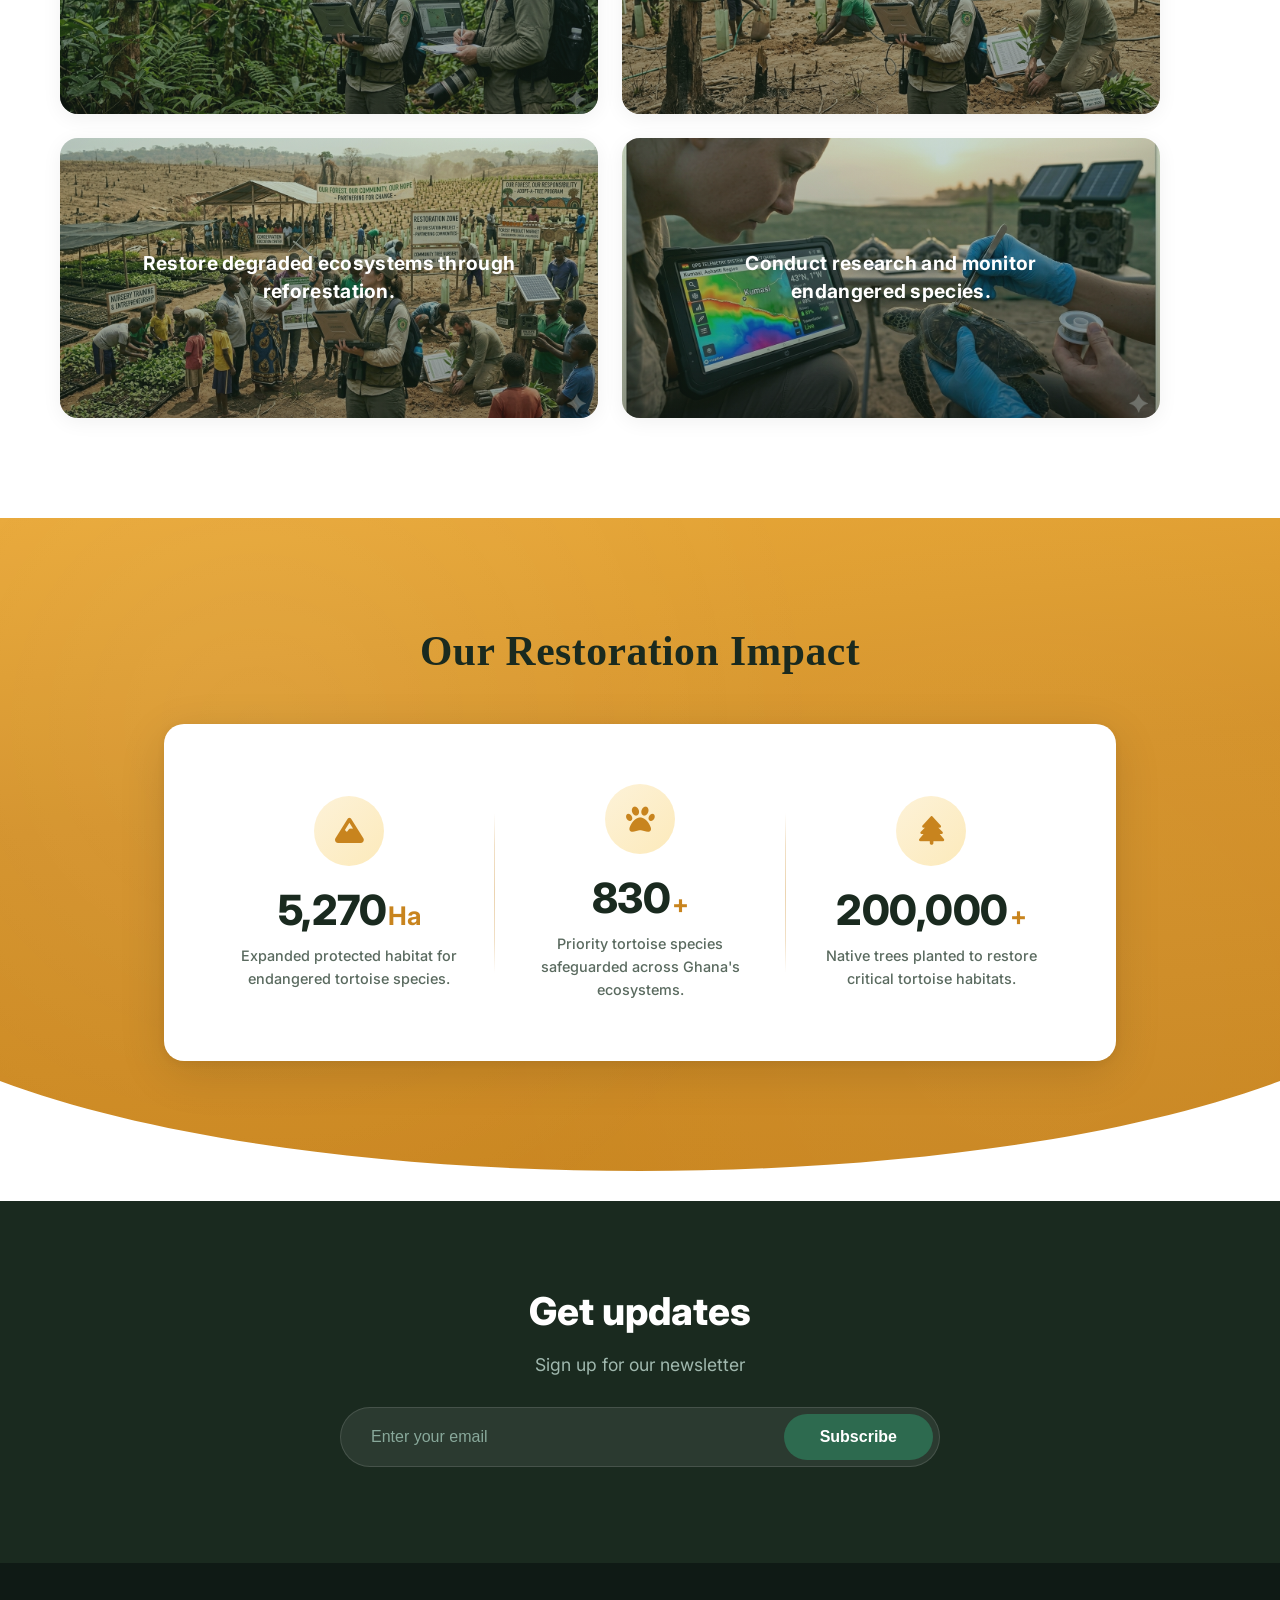
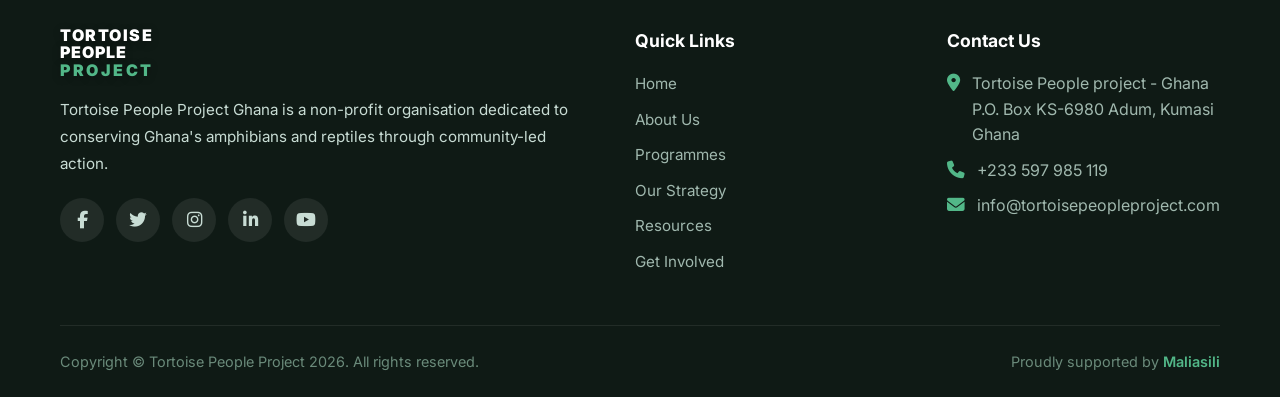
<file: Restoration_Protection.html>
<!DOCTYPE html>
<html lang="en">
<head>
    <meta charset="UTF-8" />
    <meta name="viewport" content="width=device-width, initial-scale=1.0" />
    <title>Restoration & Protection</title>
    <link rel="stylesheet" href="css/style.css" />
    <!-- Font Awesome for icons -->
    <link rel="stylesheet" href="https://cdnjs.cloudflare.com/ajax/libs/font-awesome/6.5.0/css/all.min.css" />
    <!-- Google Fonts -->
    <link href="https://fonts.googleapis.com/css2?family=Inter:wght@300;400;600;700;800;900&display=swap" rel="stylesheet" />
</head>
<body>

    <!-- =========================== -->
<!-- NAVBAR                      -->
<!-- =========================== -->
<header class="header" id="mainHeader">
    <div class="container">
        <nav class="navbar">

            <!-- Logo -->
            <div class="logo">
                <a href="index.html">
                    <div class="logo-image-wrapper">
                        <img src="images/logo.png"
                             alt="TORTOISE PEOPLE PROJECT Logo"
                             class="logo-img" />
                    </div>
                    <div class="logo-text">
                        <span>TORTOISE</span>
                        <span>PEOPLE</span>
                        <span>PROJECT</span>
                    </div>
                </a>
            </div>

            <!-- Navigation Links -->
            <ul class="nav-menu" id="navMenu">

                <li class="nav-item">
                    <a href="index.html#home" class="nav-link">
                        <span class="nav-text">Home</span>
                    </a>
                </li>

                <!-- Habitat and Species Restoration -->
                <li class="nav-item nav-dropdown">
                    <a href="about.html" class="nav-link  dropdown-toggle">
                        <span class="nav-text">About Us</span>
                        <i class="fas fa-chevron-down dropdown-arrow"></i>
                    </a>

                    <ul class="dropdown-menu">
                        <li><a href="#about-approach">Our Approach</a></li>
                        <li><a href="#about-team">Our Team</a></li>
                        <li><a href="#about-where">Where We Work</a></li>
                        <li><a href="#about-partners">Who We Work With</a></li>
                    </ul>
                </li>

                  <li class="nav-item nav-dropdown">
                        <a href="#programmes" class="nav-link dropdown-toggle">
                            <span class="nav-text">Programmes</span>
                            <i class="fas fa-chevron-down dropdown-arrow"></i>
                        </a>
                        <ul class="dropdown-menu">
                            <li><a href="Restoration_Protection.html">Habitat and Species Restoration</a></li>
                            <li><a href="Education_Awareness.html">Environmental Education and Awareness</a></li>
                            <li><a href="Community_Resources.html">Community Resource Governance</a></li>
                            <li><a href="Nature_Friendly.html">Nature-Friendly Livelihood</a></li>
                        </ul>

                    </li>

                <li class="nav-item">
                    <a href="index.html#strategy" class="nav-link">
                        <span class="nav-text">Our Strategy</span>
                    </a>
                </li>

                <li class="nav-item">
                    <a href="index.html#resources" class="nav-link">
                        <span class="nav-text">Resources</span>
                    </a>
                </li>

                <li class="nav-item">
                    <a href="index.html#get-involved" class="btn-nav-primary">
                        <span class="btn-text">GET INVOLVED</span>
                        <span class="btn-glow"></span>
                    </a>
                </li>

            </ul>

            <!-- Mobile Controls -->
            <div class="nav-controls">
                <button class="theme-toggle" id="themeToggle" aria-label="Toggle theme">
                    <i class="fas fa-moon"></i>
                </button>

                <div class="hamburger" id="hamburger">
                    <span></span>
                    <span></span>
                    <span></span>
                </div>
            </div>

        </nav>
    </div>
</header>
    <!-- =========================== -->
<!-- PROGRAMMES HERO SECTION     -->
<!-- =========================== -->
<section class="programmes-hero">
    <!-- Slides -->
    <div class="programmes-slides">
        <!-- Slide 1 -->
        <div class="programmes-slide active">
            <div class="programmes-hero-overlay"></div>
            <div class="programmes-hero-bg" style="background-image: url('images/news1.jpg');"></div>
        </div>

        <!-- Slide 2 -->
        <div class="programmes-slide">
            <div class="programmes-hero-overlay"></div>
            <div class="programmes-hero-bg" style="background-image: url('images/news2.jpg');"></div>
        </div>

        <!-- Slide 3 -->
        <div class="programmes-slide">
            <div class="programmes-hero-overlay"></div>
            <div class="programmes-hero-bg" style="background-image: url('images/news3.jpg');"></div>
        </div>

        <!-- Slide 4 -->
        <div class="programmes-slide">
            <div class="programmes-hero-overlay"></div>
            <div class="programmes-hero-bg" style="background-image: url('images/news4.jpg');"></div>
        </div>

        <!-- Slide 5 -->
        <div class="programmes-slide">
            <div class="programmes-hero-overlay"></div>
            <div class="programmes-hero-bg" style="background-image: url('images/news5.jpg');"></div>
        </div>
    </div>

    <!-- Centered Text -->
    <div class="programmes-hero-content">
        <div class="container">
            <h1>Restoration &amp; protection of habitats and species</h1>
        </div>
    </div>

    <!-- Curved Bottom -->
    <div class="programmes-hero-curve"></div>
</section>
<!-- ⬆️ HERO SECTION CLOSED PROPERLY -->

<!-- =========================== -->
<!-- WHAT WE DO SECTION           -->
<!-- =========================== -->
<section class="what-we-do-section" id="what-we-do">
    <div class="container">
        
        <!-- INTRODUCTION AREA -->
        <div class="wwd-intro">
            <!-- Left Side - Text -->
            <div class="wwd-intro-text">
                <h2 class="wwd-intro-heading">
                    Tortoise Conservation Ghana is dedicated to protecting endangered tortoise species and their natural habitats across Ghana.
                </h2>

                <p class="wwd-intro-paragraph">
                    Our mission is to safeguard Ghana's most vulnerable tortoise populations through science-driven conservation, community engagement, and habitat restoration. We work in some of the country's most biodiverse yet threatened ecosystems, where tortoises play a vital role in maintaining ecological balance.
                </p>

                <p class="wwd-intro-paragraph">
                    Without urgent action, habitat destruction, illegal wildlife trade, and climate change will continue to push these ancient species toward extinction. We believe that lasting conservation can only be achieved when local communities are empowered as stewards of their natural heritage.
                </p>

                <p class="wwd-intro-paragraph">
                    Through partnerships with traditional authorities, government agencies, and international conservation networks, we are building a future where tortoises thrive alongside the people who share their landscape.
                </p>
            </div>

            <!-- Right Side - Tortoise Graphic -->
            <div class="wwd-intro-graphic">
                <div class="wwd-graphic-wrapper">
                    <img src="images/rest6.png" alt="Tortoise conservation illustration" class="wwd-graphic-img" />
                    <div class="wwd-graphic-circle"></div>
                </div>
            </div>
        </div>

        <!-- WHAT WE DO HEADING -->
        <div class="wwd-heading-wrapper">
            <h2 class="wwd-heading">What We Do</h2>
            <div class="wwd-divider"></div>
        </div>

        <!-- CARDS GRID -->
        <div class="wwd-grid">
            <!-- Card 1 -->
            <div class="wwd-card">
                <div class="wwd-card-bg" style="background-image: url('images/rest1.png');"></div>
                <div class="wwd-card-overlay"></div>
                <div class="wwd-card-content">
                    <h3>Protect critical tortoise habitats across Ghana.</h3>
                </div>
            </div>

            <!-- Card 2 -->
            <div class="wwd-card">
                <div class="wwd-card-bg" style="background-image: url('images/rest2.png');"></div>
                <div class="wwd-card-overlay"></div>
                <div class="wwd-card-content">
                    <h3>Promote community-based conservation initiatives.</h3>
                </div>
            </div>

            <!-- Card 3 -->
            <div class="wwd-card">
                <div class="wwd-card-bg" style="background-image: url('images/rest3.png');"></div>
                <div class="wwd-card-overlay"></div>
                <div class="wwd-card-content">
                    <h3>Restore degraded ecosystems through reforestation.</h3>
                </div>
            </div>

            <!-- Card 4 -->
            <div class="wwd-card">
                <div class="wwd-card-bg" style="background-image: url('images/rest4.png');"></div>
                <div class="wwd-card-overlay"></div>
                <div class="wwd-card-content">
                    <h3>Conduct research and monitor endangered species.</h3>
                </div>
            </div>
        </div>

    </div>
</section>

<!-- =========================== -->
<!-- OUR RESTORATION IMPACT       -->
<!-- =========================== -->
<section class="impact-section" id="impact">
    <div class="impact-container">
        
        <!-- Section Heading -->
        <h2 class="impact-heading">Our Restoration Impact</h2>

        <!-- Statistics Card Container -->
        <div class="impact-card">
            <div class="impact-grid">
                
                <!-- Stat 1 -->
                <div class="impact-stat">
                    <div class="impact-icon">
                        <i class="fas fa-mountain"></i>
                    </div>
                    <div class="impact-number">5,270<span class="impact-unit">Ha</span></div>
                    <p class="impact-description">
                        Expanded protected habitat for endangered tortoise species.
                    </p>
                </div>

                <!-- Divider -->
                <div class="impact-divider"></div>

                <!-- Stat 2 -->
                <div class="impact-stat">
                    <div class="impact-icon">
                        <i class="fas fa-paw"></i>
                    </div>
                    <div class="impact-number">830<span class="impact-unit">+</span></div>
                    <p class="impact-description">
                        Priority tortoise species safeguarded across Ghana's ecosystems.
                    </p>
                </div>

                <!-- Divider -->
                <div class="impact-divider"></div>

                <!-- Stat 3 -->
                <div class="impact-stat">
                    <div class="impact-icon">
                        <i class="fas fa-tree"></i>
                    </div>
                    <div class="impact-number">200,000<span class="impact-unit">+</span></div>
                    <p class="impact-description">
                        Native trees planted to restore critical tortoise habitats.
                    </p>
                </div>

            </div>
        </div>

    </div>

    <!-- Curved Bottom -->
    <div class="impact-curve">
        <svg xmlns="http://www.w3.org/2000/svg" viewBox="0 0 1440 120" preserveAspectRatio="none">
            <path d="M0,0 C360,120 1080,120 1440,0 L1440,120 L0,120 Z" fill="#ffffff" />
        </svg>
    </div>
</section>
 

    <!-- =========================== -->
    <!-- NEWSLETTER                  -->
    <!-- =========================== -->
    <section class="newsletter-section">
        <div class="container">
            <div class="newsletter-wrapper">
                <div class="newsletter-content">
                    <h2>Get updates</h2>
                    <p>Sign up for our newsletter</p>
                </div>
                <form class="newsletter-form" id="newsletterForm">
                    <input type="email" placeholder="Enter your email" required />
                    <button type="submit" class="btn-primary">Subscribe</button>
                </form>
                <div id="newsletterMessage" class="newsletter-message"></div>
            </div>
        </div>
    </section>

    <!-- =========================== -->
    <!-- FOOTER                      -->
    <!-- =========================== -->
    <footer class="footer">
        <div class="container">
            <div class="footer-grid">
                <div class="footer-col">
                    <div class="footer-logo">
                         
                        <div class="logo-text">
                            <span>TORTOISE</span>
                            <span>PEOPLE</span>
                            <span>PROJECT</span>
                        </div>
                    </div>
                    <p>
                        Tortoise People Project Ghana is a non-profit organisation dedicated to
                        conserving Ghana's amphibians and reptiles through community-led action.
                    </p>
                    <div class="footer-social">
                        <a href="#"><i class="fab fa-facebook-f"></i></a>
                        <a href="#"><i class="fab fa-twitter"></i></a>
                        <a href="#"><i class="fab fa-instagram"></i></a>
                        <a href="#"><i class="fab fa-linkedin-in"></i></a>
                        <a href="#"><i class="fab fa-youtube"></i></a>
                    </div>
                </div>
                <div class="footer-col">
                    <h4>Quick Links</h4>
                    <ul>
                        <li><a href="index.html">Home</a></li>
                        <li><a href="about.html">About Us</a></li>
                        <li><a href="#">Programmes</a></li>
                        <li><a href="#">Our Strategy</a></li>
                        <li><a href="#">Resources</a></li>
                        <li><a href="#">Get Involved</a></li>
                    </ul>
                </div>
                <div class="footer-col">
                    <h4>Contact Us</h4>
                    <ul class="contact-info">
                        <li>
                            <i class="fas fa-map-marker-alt"></i>
                             Tortoise People project - Ghana <br />
                            P.O. Box KS-6980 Adum, Kumasi Ghana
                        </li>
                        <li>
                            <i class="fas fa-phone"></i>
                            +233 597 985 119
                        </li>
                        <li>
                            <i class="fas fa-envelope"></i>
                            info@tortoisepeopleproject.com
                        </li>
                    </ul>
                </div>
            </div>
            <div class="footer-bottom">
                <p>
                    Copyright &copy; Tortoise People Project  2026. All rights reserved.
                </p>
                <p class="footer-credit">
                    Proudly supported by <span>Maliasili</span>
                </p>
            </div>
        </div>
    </footer>

    <!-- Scroll Button -->
    <div class="scroll-indicator" id="scrollIndicator">
        <div class="scroll-ring">
            <svg class="scroll-ring-svg" viewBox="0 0 100 100">
                <circle class="scroll-ring-bg" cx="50" cy="50" r="42" />
                <circle class="scroll-ring-progress" cx="50" cy="50" r="42" />
            </svg>
            <div class="scroll-icon">
                <i class="fas fa-chevron-down"></i>
            </div>
        </div>
        <span class="scroll-label" id="scrollLabel">Scroll</span>
    </div>

    <!-- JavaScript -->
    <script src="js/main.js"></script>
</body>
</html>
</file>
<file: css/style.css>
/* =========================== */
/* 1. RESET & BASE STYLES      */
/* =========================== */

* {
    margin: 0;
    padding: 0;
    box-sizing: border-box;
}

html {
    scroll-behavior: smooth;
}

body {
    font-family: 'Inter', -apple-system, BlinkMacSystemFont, sans-serif;
    color: #1a2a1f;
    line-height: 1.6;
    background: #ffffff;
    overflow-x: hidden;
}

a {
    text-decoration: none;
    color: inherit;
}

ul {
    list-style: none;
}

img {
    max-width: 100%;
    display: block;
}

.container {
    max-width: 1200px;
    margin: 0 auto;
    padding: 0 20px;
}

.section-header {
    text-align: center;
    max-width: 700px;
    margin: 0 auto 48px;
}

.section-header h2 {
    font-size: 2.4rem;
    font-weight: 800;
    color: #1a2a1f;
    margin-bottom: 12px;
    letter-spacing: -0.5px;
}

.section-header p {
    font-size: 1.1rem;
    color: #4a5a4f;
    line-height: 1.7;
}

/* =========================== */
/* 2. BUTTONS                  */
/* =========================== */

.btn-primary {
    display: inline-block;
    background: #2d6a4f;
    color: #ffffff;
    padding: 14px 32px;
    border-radius: 50px;
    font-weight: 600;
    font-size: 1rem;
    transition: all 0.3s ease;
    border: none;
    cursor: pointer;
}

.btn-primary:hover {
    background: #1b4332;
    transform: translateY(-2px);
    box-shadow: 0 8px 24px rgba(45, 106, 79, 0.3);
}

.btn-secondary {
    display: inline-block;
    background: transparent;
    color: #2d6a4f;
    padding: 14px 32px;
    border-radius: 50px;
    font-weight: 600;
    font-size: 1rem;
    border: 2px solid #2d6a4f;
    transition: all 0.3s ease;
}

.btn-secondary:hover {
    background: #2d6a4f;
    color: #ffffff;
    transform: translateY(-2px);
}

/* =========================== */
/* MODERN NAVBAR               */
/* =========================== */

.header {
    position: fixed;
    top: 0;
    left: 0;
    width: 100%;
    z-index: 1000;
    padding: 18px 0;
    transition: all 0.5s cubic-bezier(0.25, 0.46, 0.45, 0.94);
    background: transparent;
}

/* Scrolled State */
.header.scrolled {
    background: rgba(26, 42, 31, 0.92);
    backdrop-filter: blur(20px) saturate(180%);
    -webkit-backdrop-filter: blur(20px) saturate(180%);
    padding: 10px 0;
    box-shadow: 0 4px 30px rgba(0, 0, 0, 0.3);
    border-bottom: 1px solid rgba(255, 215, 0, 0.08);
}

/* =========================== */
/* NAVBAR LAYOUT              */
/* =========================== */

.navbar {
    display: flex;
    justify-content: space-between;
    align-items: center;
    position: relative;
}

/* =========================== */
/* LOGO                       */
/* =========================== */

.logo a {
    display: flex;
    align-items: center;
    gap: 14px;
    text-decoration: none;
    position: relative;
}

.logo-icon-wrapper {
    position: relative;
    display: flex;
    align-items: center;
    justify-content: center;
}

.logo-icon {
    font-size: 2.6rem;
    line-height: 1;
    transition: transform 0.6s cubic-bezier(0.34, 1.56, 0.64, 1);
    display: block;
}

.logo a:hover .logo-icon {
    transform: rotate(-10deg) scale(1.1);
}

.logo-pulse {
    position: absolute;
    inset: -4px;
    border-radius: 50%;
    border: 2px solid rgba(255, 215, 0, 0.2);
    animation: logoPulse 2s ease-in-out infinite;
    pointer-events: none;
}

@keyframes logoPulse {
    0% {
        transform: scale(0.8);
        opacity: 0.5;
    }
    50% {
        transform: scale(1.2);
        opacity: 0;
    }
    100% {
        transform: scale(0.8);
        opacity: 0;
    }
}

.logo-text {
    display: flex;
    flex-direction: column;
    line-height: 1.1;
}

.logo-text span {
    font-size: 1rem;
    font-weight: 900;
    color: #ffffff;
    letter-spacing: 1.5px;
    text-shadow: 0 2px 8px rgba(0, 0, 0, 0.3);
    transition: color 0.3s ease;
}

.logo-text span:nth-child(2) {
    letter-spacing: 1px;
}

.logo-text span:nth-child(3) {
    letter-spacing: 2.5px;
}

.logo a:hover .logo-text span {
    color: #FFD700;
}

/* =========================== */
/* NAVBAR                      */
/* =========================== */

.header {
    position: fixed;
    top: 0;
    left: 0;
    width: 100%;
    z-index: 1000;
    padding: 18px 0;
    transition: all 0.4s cubic-bezier(0.25, 0.46, 0.45, 0.94);
    background: transparent;
}

/* Scrolled State */
.header.scrolled {
    background: rgba(26, 42, 31, 0.92);
    backdrop-filter: blur(20px) saturate(180%);
    -webkit-backdrop-filter: blur(20px) saturate(180%);
    padding: 10px 0;
    box-shadow: 0 4px 30px rgba(0, 0, 0, 0.3);
    border-bottom: 1px solid rgba(255, 215, 0, 0.08);
}

/* =========================== */
/* NAVBAR LAYOUT              */
/* =========================== */

.navbar {
    display: flex;
    justify-content: space-between;
    align-items: center;
    position: relative;
}

/* =========================== */
/* LOGO                       */
/* =========================== */

.logo a {
    display: flex;
    align-items: center;
    gap: 12px;
    text-decoration: none;
}

.logo-icon {
    font-size: 2.4rem;
    line-height: 1;
    transition: transform 0.4s ease;
}

.logo a:hover .logo-icon {
    transform: rotate(-10deg) scale(1.1);
}

.logo-text {
    display: flex;
    flex-direction: column;
    line-height: 1.1;
}

.logo-text span {
    font-size: 0.95rem;
    font-weight: 900;
    color: #ffffff;
    letter-spacing: 1.5px;
    text-shadow: 0 2px 8px rgba(0, 0, 0, 0.3);
    transition: color 0.3s ease;
}

.logo-text span:nth-child(2) {
    letter-spacing: 1px;
}

.logo-text span:nth-child(3) {
    letter-spacing: 2.5px;
    color: #52b788;
}

.logo a:hover .logo-text span {
    color: #FFD700;
}

.logo a:hover .logo-text span:nth-child(3) {
    color: #FFD700;
}

/* =========================== */
/* NAVBAR                      */
/* =========================== */

.header {
    position: fixed;
    top: 0;
    left: 0;
    width: 100%;
    z-index: 1000;
    padding: 18px 0;
    transition: all 0.4s cubic-bezier(0.25, 0.46, 0.45, 0.94);
    background: transparent;
}

/* Scrolled State */
.header.scrolled {
    background: rgba(26, 42, 31, 0.92);
    backdrop-filter: blur(20px) saturate(180%);
    -webkit-backdrop-filter: blur(20px) saturate(180%);
    padding: 10px 0;
    box-shadow: 0 4px 30px rgba(0, 0, 0, 0.3);
    border-bottom: 1px solid rgba(255, 215, 0, 0.08);
}

/* =========================== */
/* NAVBAR LAYOUT              */
/* =========================== */

.navbar {
    display: flex;
    justify-content: space-between;
    align-items: center;
    position: relative;
}

/* =========================== */
/* LOGO WITH IMAGE            */
/* =========================== */

.logo a {
    display: flex;
    align-items: center;
    gap: 14px;
    text-decoration: none;
}

.logo-image-wrapper {
    display: flex;
    align-items: center;
    justify-content: center;
    flex-shrink: 0;
}

.logo-img {
    height: 90px;
    width: auto;
    max-width: 90px;
    object-fit: contain;
    display: block;
    transition: transform 0.4s ease;
}

.logo a:hover .logo-img {
    transform: scale(1.05) rotate(-2deg);
}

/* Fallback: If logo image is missing, show placeholder */
.logo-img:not([src]), 
.logo-img[src=""],
.logo-img[src="#"] {
    display: none;
}

.logo-img:not([src]) + .logo-icon-fallback,
.logo-img[src=""] + .logo-icon-fallback,
.logo-img[src="#"] + .logo-icon-fallback {
    display: flex;
}

.logo-icon-fallback {
    display: none;
    font-size: 2.4rem;
    line-height: 1;
    transition: transform 0.4s ease;
}

.logo a:hover .logo-icon-fallback {
    transform: rotate(-10deg) scale(1.1);
}

.logo-text {
    display: flex;
    flex-direction: column;
    line-height: 1.1;
}

.logo-text span {
    font-size: 0.95rem;
    font-weight: 900;
    color: #ffffff;
    letter-spacing: 1.5px;
    text-shadow: 0 2px 8px rgba(0, 0, 0, 0.3);
    transition: color 0.3s ease;
}

.logo-text span:nth-child(2) {
    letter-spacing: 1px;
}

.logo-text span:nth-child(3) {
    letter-spacing: 2.5px;
    color: #52b788;
}

.logo a:hover .logo-text span {
    color: #FFD700;
}

.logo a:hover .logo-text span:nth-child(3) {
    color: #FFD700;
}

/* =========================== */
/* NAVIGATION MENU            */
/* =========================== */

.nav-menu {
    display: flex;
    align-items: center;
    gap: 4px;
    list-style: none;
    margin: 0;
    padding: 0;
}

.nav-item {
    position: relative;
}

/* Nav Links - Arrow BESIDE text */
.nav-link{
    display:flex;
    align-items:center;
    justify-content:center;
    gap:8px;
    padding:8px 16px;
}
.nav-link.dropdown-toggle {
    display: flex;
    align-items: center;
    justify-content: center;
    gap: 6px;
    flex-direction: row; /* ADD THIS - Force horizontal layout */
}

.dropdown-arrow {
    font-size: 12px;
    line-height: 1;
    display: inline-flex; /* CHANGE from inline-block */
    align-items: center;
    transition: transform 0.3s ease, color 0.3s ease;
}

.nav-text {
    position: relative;
    z-index: 2;
    transition: all 0.3s ease;
    white-space: nowrap;
}

.nav-link::after {
    content: '';
    position: absolute;
    bottom: 4px;
    left: 50%;
    width: 0;
    height: 2.5px;
    background: linear-gradient(90deg, #FFD700, #FFA500);
    border-radius: 3px;
    transform: translateX(-50%);
    transition: all 0.4s cubic-bezier(0.34, 1.56, 0.64, 1);
    box-shadow: 0 0 12px rgba(255, 215, 0, 0.3);
    opacity: 0; /* ADD THIS - Hide when not active */
}

.nav-link:hover::after,
.nav-link.active::after {
    width: 70%;
    opacity: 1; /* ADD THIS - Show on hover/active */
}

.nav-link:hover {
    color: #FFD700;
}

.nav-link.active {
    color: #FFD700;
}

.nav-link.active::after {
    width: 70%;
}
.dropdown-toggle{
    display:flex;
    align-items:center;
    gap:6px;
}

.dropdown-arrow{
    font-size:12px;
    line-height:1;
    margin-top:1px;
    display:inline-block;
}
.nav-dropdown:hover .dropdown-arrow,
.nav-dropdown.active .dropdown-arrow{
    transform:rotate(180deg);
    color:#FFD700;
}

.nav-dropdown:hover .dropdown-menu,
.nav-dropdown.active .dropdown-menu {
    opacity: 1;
    visibility: visible;
    pointer-events: all;
    transform: translateX(-50%) translateY(0);
}

/* Dropdown Arrow Indicator */
.dropdown-menu::before {
    content: '';
    position: absolute;
    top: -7px;
    left: 50%;
    transform: translateX(-50%) rotate(45deg);
    width: 14px;
    height: 14px;
    background: rgba(26, 42, 31, 0.95);
    border-top: 1px solid rgba(255, 215, 0, 0.1);
    border-left: 1px solid rgba(255, 215, 0, 0.1);
    border-radius: 3px 0 0 0;
}

.dropdown-menu li {
    opacity: 0;
    transform: translateX(-8px);
    transition: all 0.3s ease;
}

.nav-dropdown:hover .dropdown-menu li,
.nav-dropdown.active .dropdown-menu li {
    opacity: 1;
    transform: translateX(0);
}

.nav-dropdown:hover .dropdown-menu li:nth-child(1) { transition-delay: 0.05s; }
.nav-dropdown:hover .dropdown-menu li:nth-child(2) { transition-delay: 0.1s; }
.nav-dropdown:hover .dropdown-menu li:nth-child(3) { transition-delay: 0.15s; }
.nav-dropdown:hover .dropdown-menu li:nth-child(4) { transition-delay: 0.2s; }

.dropdown-menu li a {
    display: block;
    padding: 10px 22px;
    color: rgba(255, 255, 255, 0.85);
    text-decoration: none;
    font-family: 'Inter', sans-serif;
    font-weight: 500;
    font-size: 0.85rem;
    letter-spacing: 0.3px;
    transition: all 0.3s ease;
    border-left: 3px solid transparent;
    position: relative;
}

.dropdown-menu li a:hover {
    color: #FFD700;
    background: rgba(255, 215, 0, 0.06);
    border-left-color: #FFD700;
    padding-left: 28px;
}

.dropdown-menu li a::after {
    content: '→';
    position: absolute;
    right: 16px;
    opacity: 0;
    transition: all 0.3s ease;
    color: #FFD700;
}

.dropdown-menu li a:hover::after {
    opacity: 1;
    right: 20px;
}

/* =========================== */
/* GET INVOLVED BUTTON        */
/* =========================== */

.btn-nav-primary {
    display: inline-flex;
    align-items: center;
    justify-content: center;
    padding: 8px 24px;
    border: 2px solid #FFD700;
    border-radius: 50px;
    color: #ffffff;
    text-decoration: none;
    font-family: 'Inter', sans-serif;
    font-weight: 700;
    font-size: 0.75rem;
    letter-spacing: 0.8px;
    position: relative;
    overflow: hidden;
    transition: all 0.4s cubic-bezier(0.25, 0.46, 0.45, 0.94);
    background: transparent;
    cursor: pointer;
    margin-left: 4px;
}

.btn-text {
    position: relative;
    z-index: 2;
    transition: all 0.3s ease;
}

.btn-glow {
    position: absolute;
    inset: 0;
    background: linear-gradient(135deg, #FFD700, #FFA500);
    opacity: 0;
    transition: all 0.5s cubic-bezier(0.25, 0.46, 0.45, 0.94);
    border-radius: 50px;
    transform: scale(0.8);
}

.btn-nav-primary:hover {
    border-color: #FFD700;
    transform: translateY(-2px) scale(1.02);
    box-shadow: 0 8px 30px rgba(255, 215, 0, 0.2);
}

.btn-nav-primary:hover .btn-glow {
    opacity: 1;
    transform: scale(1);
}

.btn-nav-primary:hover .btn-text {
    color: #1a2a1f;
}

/* =========================== */
/* THEME TOGGLE               */
/* =========================== */

.nav-controls {
    display: flex;
    align-items: center;
    gap: 12px;
}

.theme-toggle {
    background: rgba(255, 255, 255, 0.06);
    border: 1px solid rgba(255, 255, 255, 0.1);
    color: #ffffff;
    width: 38px;
    height: 38px;
    border-radius: 50%;
    cursor: pointer;
    font-size: 0.95rem;
    transition: all 0.4s cubic-bezier(0.34, 1.56, 0.64, 1);
    display: flex;
    align-items: center;
    justify-content: center;
}

.theme-toggle:hover {
    background: rgba(255, 215, 0, 0.15);
    border-color: #FFD700;
    color: #FFD700;
    transform: rotate(30deg) scale(1.1);
}

/* =========================== */
/* HAMBURGER MENU             */
/* =========================== */

.hamburger {
    display: none;
    flex-direction: column;
    gap: 5px;
    cursor: pointer;
    padding: 4px;
    position: relative;
    z-index: 1001;
    transition: all 0.3s ease;
}

.hamburger span {
    display: block;
    width: 26px;
    height: 2.5px;
    background: #ffffff;
    border-radius: 3px;
    transition: all 0.4s cubic-bezier(0.34, 1.56, 0.64, 1);
    transform-origin: center;
}

.hamburger:hover span {
    background: #FFD700;
}

.hamburger.active span:nth-child(1) {
    transform: rotate(45deg) translate(5px, 5px);
    background: #FFD700;
}

.hamburger.active span:nth-child(2) {
    opacity: 0;
    transform: scaleX(0);
}

.hamburger.active span:nth-child(3) {
    transform: rotate(-45deg) translate(5px, -5px);
    background: #FFD700;
}

/* =========================== */
/* MOBILE MENU                */
/* =========================== */

@media (max-width: 992px) {
    .nav-menu {
        position: fixed;
        top: 0;
        right: -100%;
        width: 85%;
        max-width: 380px;
        height: 100vh;
        background: rgba(26, 42, 31, 0.98);
        backdrop-filter: blur(20px);
        -webkit-backdrop-filter: blur(20px);
        flex-direction: column;
        justify-content: center;
        align-items: center;
        gap: 16px;
        padding: 40px 30px;
        transition: all 0.5s cubic-bezier(0.25, 0.46, 0.45, 0.94);
        box-shadow: -10px 0 40px rgba(0, 0, 0, 0.4);
        border-left: 1px solid rgba(255, 215, 0, 0.1);
    }

    .nav-menu.active {
        right: 0;
    }

    .nav-item {
        width: 100%;
        text-align: center;
    }

    .nav-link {
        font-size: 1.1rem;
        padding: 10px 20px;
        width: 100%;
        justify-content: center;
    }

    .nav-link::after {
        bottom: 2px;
    }

    .btn-nav-primary {
        width: 100%;
        justify-content: center;
        padding: 12px 24px;
        font-size: 0.85rem;
        margin-top: 8px;
    }

    .hamburger {
        display: flex;
    }

    .theme-toggle {
        display: none;
    }

    /* Mobile Dropdown */
    .nav-dropdown {
        width: 100%;
    }

    .dropdown-menu {
        position: static;
        transform: none;
        background: rgba(255, 255, 255, 0.05);
        backdrop-filter: none;
        border-radius: 10px;
        padding: 0;
        margin: 4px 0 0 0;
        opacity: 1;
        visibility: visible;
        pointer-events: all;
        max-height: 0;
        overflow: hidden;
        transition: max-height 0.4s cubic-bezier(0.34, 1.56, 0.64, 1);
        border: none;
        box-shadow: none;
        width: 100%;
    }

    .nav-dropdown.active .dropdown-menu {
        max-height: 300px;
    }

    .dropdown-menu::before {
        display: none;
    }

    .dropdown-menu li {
        opacity: 1;
        transform: none;
    }

    .dropdown-menu li a {
        padding: 10px 20px 10px 40px;
        color: rgba(255, 255, 255, 0.8);
        font-size: 0.9rem;
        border-left: 2px solid transparent;
    }

    .dropdown-menu li a:hover {
        padding-left: 48px;
    }

    .dropdown-menu li a::after {
        display: none;
    }

    .dropdown-toggle .dropdown-arrow {
        margin-left: auto;
    }

    .nav-dropdown.active .dropdown-arrow {
        transform: rotate(180deg);
    }
}

/* =========================== */
/* MOBILE LOGO                */
/* =========================== */

@media (max-width: 768px) {
    .logo-img {
        height: 40px;
        max-width: 50px;
    }

    .logo-text span {
        font-size: 0.8rem;
        letter-spacing: 1px;
    }

    .logo-text span:nth-child(3) {
        letter-spacing: 1.5px;
    }

    .logo a {
        gap: 10px;
    }
}

@media (max-width: 480px) {
    .logo-img {
        height: 32px;
        max-width: 40px;
    }

    .logo-text span {
        font-size: 0.65rem;
        letter-spacing: 0.8px;
    }

    .logo-text span:nth-child(3) {
        letter-spacing: 1.2px;
    }

    .logo a {
        gap: 8px;
    }

    .nav-menu {
        width: 100%;
        max-width: 100%;
        padding: 30px 20px;
    }

    .nav-link {
        font-size: 0.95rem;
        padding: 8px 16px;
    }

    .btn-nav-primary {
        padding: 10px 18px;
        font-size: 0.75rem;
    }
}

/* =========================== */
/* SCROLL ANIMATIONS          */
/* =========================== */

.nav-item {
    opacity: 0;
    transform: translateY(-16px);
    animation: navSlideIn 0.5s cubic-bezier(0.34, 1.56, 0.64, 1) forwards;
}

.nav-item:nth-child(1) {
    animation-delay: 0.05s;
}
.nav-item:nth-child(2) {
    animation-delay: 0.1s;
}
.nav-item:nth-child(3) {
    animation-delay: 0.15s;
}
.nav-item:nth-child(4) {
    animation-delay: 0.2s;
}
.nav-item:nth-child(5) {
    animation-delay: 0.25s;
}
.nav-item:nth-child(6) {
    animation-delay: 0.3s;
}

@keyframes navSlideIn {
    0% {
        opacity: 0;
        transform: translateY(-16px) scale(0.96);
    }
    100% {
        opacity: 1;
        transform: translateY(0) scale(1);
    }
}
/* =========================== */
/* 13. HERO CAROUSEL           */
/* =========================== */

.hero-carousel {
    position: relative;
    height: 100vh;
    min-height: 700px;
    overflow: hidden;
    margin-top: 0;
}

/* Oval Curve at Bottom of Hero */
.hero-carousel::after {
    content: '';
    position: absolute;
    bottom: -2px;
    left: 0;
    width: 100%;
    height: 120px;
    background: #ffffff;
    border-radius: 50% 50% 0 0 / 30% 30% 0 0;
    z-index: 5;
}

@media (max-width: 768px) {
    .hero-carousel::after {
        height: 60px;
        border-radius: 50% 50% 0 0 / 20% 20% 0 0;
    }
}

@media (max-width: 480px) {
    .hero-carousel::after {
        height: 40px;
        border-radius: 50% 50% 0 0 / 15% 15% 0 0;
    }
}

.carousel-slides {
    position: relative;
    width: 100%;
    height: 100%;
}

.carousel-slide {
    position: absolute;
    top: 0;
    left: 0;
    width: 100%;
    height: 100%;
    opacity: 0;
    visibility: hidden;
    transition: opacity 0.8s ease, visibility 0.8s ease;
}

.carousel-slide.active {
    opacity: 1;
    visibility: visible;
}

.carousel-bg {
    position: absolute;
    top: 0;
    left: 0;
    width: 100%;
    height: 100%;
    background-size: cover;
    background-position: center;
    transform: scale(1.1);
    transition: transform 6s ease;
}

.carousel-slide.active .carousel-bg {
    transform: scale(1);
}

.carousel-overlay {
    position: absolute;
    top: 0;
    left: 0;
    width: 100%;
    height: 100%;
    background: linear-gradient(135deg, rgba(26, 42, 31, 0.75) 0%, rgba(26, 42, 31, 0.45) 50%, rgba(26, 42, 31, 0.15) 100%);
    z-index: 1;
}

.carousel-content {
    position: relative;
    z-index: 2;
    height: 100vh;
    min-height: 700px;
    display: flex;
    flex-direction: column;
    justify-content: center;
    color: #ffffff;
}

/* =========================== */
/* HERO MAIN (Heading + Link) */
/* =========================== */

.hero-main {
    max-width: 700px;
}

.hero-main h1 {
    font-size: 4.8rem;
    font-weight: 900;
    line-height: 1.1;
    margin-bottom: 20px;
    letter-spacing: -1px;
    color: #ffffff;
    text-shadow: 0 2px 12px rgba(0, 0, 0, 0.3);
}

.hero-main h1 span {
    color: #FFD700;
}

/* =========================== */
/* MODERN HERO LINK           */
/* =========================== */

.hero-link {
    display: inline-flex;
    align-items: center;
    gap: 12px;
    color: #ffffff;
    font-size: 1.05rem;
    font-weight: 500;
    letter-spacing: 0.3px;
    text-decoration: none;
    text-shadow: 0 1px 6px rgba(0, 0, 0, 0.2);
    padding: 12px 0;
    position: relative;
    transition: all 0.4s cubic-bezier(0.25, 0.46, 0.45, 0.94);
    width: fit-content;
}

/* Underline animation */
.hero-link::after {
    content: '';
    position: absolute;
    bottom: 0;
    left: 0;
    width: 0;
    height: 2px;
    background: #FFD700;
    transition: width 0.5s cubic-bezier(0.25, 0.46, 0.45, 0.94);
}

.hero-link:hover::after {
    width: 100%;
}

/* Arrow icon with animation */
.hero-link .arrow-icon {
    display: inline-flex;
    align-items: center;
    transition: transform 0.4s cubic-bezier(0.25, 0.46, 0.45, 0.94);
    font-size: 1.2rem;
}

.hero-link:hover .arrow-icon {
    transform: translateX(8px) scale(1.1);
}

/* Glow effect on hover */
.hero-link:hover {
    color: #FFD700;
    transform: translateX(4px);
    text-shadow: 0 0 30px rgba(255, 215, 0, 0.15);
}

/* Optional: subtle background glow */
.hero-link::before {
    content: '';
    position: absolute;
    top: -50%;
    left: -20%;
    width: 140%;
    height: 200%;
    background: radial-gradient(circle, rgba(255, 215, 0, 0.06) 0%, transparent 70%);
    opacity: 0;
    transition: opacity 0.5s ease;
    pointer-events: none;
    border-radius: 50%;
}

.hero-link:hover::before {
    opacity: 1;
}

/* =========================== */
/* RESPONSIVE                  */
/* =========================== */

@media (max-width: 768px) {
    .hero-link {
        font-size: 0.95rem;
        gap: 10px;
        padding: 10px 0;
    }

    .hero-link .arrow-icon {
        font-size: 1rem;
    }
}

@media (max-width: 480px) {
    .hero-link {
        font-size: 0.85rem;
        gap: 8px;
    }

    .hero-link .arrow-icon {
        font-size: 0.85rem;
    }
}
/* =========================== */
/* CAROUSEL CONTROLS          */
/* =========================== */

.carousel-btn {
    position: absolute;
    top: 50%;
    transform: translateY(-50%);
    z-index: 10;
    background: rgba(255, 255, 255, 0.12);
    backdrop-filter: blur(4px);
    border: 1px solid rgba(255, 255, 255, 0.15);
    color: #ffffff;
    width: 56px;
    height: 56px;
    border-radius: 50%;
    cursor: pointer;
    font-size: 1.4rem;
    transition: all 0.3s ease;
    display: flex;
    align-items: center;
    justify-content: center;
}

.carousel-btn:hover {
    background: rgba(255, 215, 0, 0.25);
    border-color: #FFD700;
    color: #FFD700;
    transform: translateY(-50%) scale(1.05);
}

.carousel-prev {
    left: 24px;
}

.carousel-next {
    right: 24px;
}

/* =========================== */
/* CAROUSEL DOTS              */
/* =========================== */

.carousel-dots {
    position: absolute;
    bottom: 80px;
    left: 50%;
    transform: translateX(-50%);
    z-index: 10;
    display: flex;
    gap: 12px;
}

.dot {
    width: 14px;
    height: 14px;
    border-radius: 50%;
    background: rgba(255, 255, 255, 0.35);
    cursor: pointer;
    transition: all 0.3s ease;
    border: none;
}

.dot.active {
    background: #FFD700;
    transform: scale(1.2);
    box-shadow: 0 0 24px rgba(255, 215, 0, 0.5);
}

.dot:hover {
    background: rgba(255, 215, 0, 0.7);
}

/* =========================== */
/* 14. CAROUSEL RESPONSIVE    */
/* =========================== */

@media (max-width: 1024px) {
    .hero-main h1 {
        font-size: 3.6rem;
    }
}

@media (max-width: 768px) {
    .hero-carousel {
        min-height: 600px;
    }

    .carousel-content {
        min-height: 600px;
        padding: 0 20px;
    }

    .hero-main h1 {
        font-size: 2.6rem;
    }

    .hero-link {
        font-size: 0.95rem;
    }

    .carousel-btn {
        width: 40px;
        height: 40px;
        font-size: 1rem;
    }

    .carousel-prev {
        left: 12px;
    }

    .carousel-next {
        right: 12px;
    }

    .dot {
        width: 10px;
        height: 10px;
    }

    .carousel-dots {
        bottom: 60px;
    }

    /* Mobile Nav */
    .nav-menu {
        position: fixed;
        top: 0;
        right: -100%;
        width: 75%;
        height: 100vh;
        background: #1a2a1f;
        flex-direction: column;
        justify-content: center;
        gap: 24px;
        padding: 40px;
        box-shadow: -4px 0 20px rgba(0, 0, 0, 0.3);
        transition: right 0.4s ease;
    }

    .nav-menu.active {
        right: 0;
    }

    .nav-menu a {
        color: rgba(255, 255, 255, 0.9);
        font-size: 1.1rem;
    }

    .hamburger {
        display: flex;
    }
}

@media (max-width: 480px) {
    .hero-main h1 {
        font-size: 2rem;
    }

    .hero-link {
        font-size: 0.85rem;
    }

    .hero-carousel::after {
        height: 40px;
        border-radius: 50% 50% 0 0 / 15% 15% 0 0;
    }

    .carousel-dots {
        bottom: 40px;
    }
}

/* =========================== */
/* 5. VISION & MISSION         */
/* =========================== */

.vision-mission {
    padding: 80px 0;
    background: #ffffff;
}

.vm-grid {
    display: grid;
    grid-template-columns: repeat(3, 1fr);
    gap: 30px;
}

.vm-card {
    padding: 40px 32px;
    border-radius: 20px;
    text-align: center;
    transition: all 0.3s ease;
    border: 1px solid #e8f0ec;
}

.vm-card:hover {
    transform: translateY(-8px);
    box-shadow: 0 16px 48px rgba(0, 0, 0, 0.06);
}

.vm-icon {
    font-size: 2.8rem;
    margin-bottom: 16px;
    display: block;
}

.vm-card h3 {
    font-size: 1.3rem;
    font-weight: 700;
    color: #1a2a1f;
    margin-bottom: 12px;
}

.vm-card p {
    color: #4a5a4f;
    line-height: 1.7;
    font-size: 1rem;
}

.vision {
    background: #f0f7f4;
    border-color: #c8dcd4;
}

.mission {
    background: #e8f0ec;
    border-color: #bcd0c8;
}

.purpose {
    background: #dce8e2;
    border-color: #aec4ba;
}

/* =========================== */
/* 6. IMPACT STATS             */
/* =========================== */

.impact-stats {
    padding: 80px 0;
    background: #1a2a1f;
    color: #ffffff;
}

.impact-stats .section-header h2 {
    color: #ffffff;
}

.impact-stats .section-header p {
    color: #a0b8ae;
}

.stats-grid {
    display: grid;
    grid-template-columns: repeat(4, 1fr);
    gap: 30px;
    margin-top: 20px;
}

.stat-item {
    text-align: center;
    padding: 32px 20px;
    background: rgba(255, 255, 255, 0.06);
    border-radius: 16px;
    border: 1px solid rgba(255, 255, 255, 0.08);
    transition: all 0.3s ease;
}

.stat-item:hover {
    background: rgba(255, 255, 255, 0.1);
    transform: translateY(-4px);
}

.stat-number {
    font-size: 3.6rem;
    font-weight: 900;
    color: #52b788;
    line-height: 1.2;
    margin-bottom: 8px;
}

.stat-label {
    font-size: 1rem;
    color: #c8dcd4;
    font-weight: 400;
}

/* =========================== */
/* 7. IMPACT HIGHLIGHT         */
/* =========================== */

.impact-highlight {
    padding: 80px 0;
    background: #f7faf8;
}

.highlight-wrapper {
    display: grid;
    grid-template-columns: 1fr 1fr;
    gap: 50px;
    align-items: center;
}

.highlight-image {
    position: relative;
    border-radius: 20px;
    overflow: hidden;
}

.highlight-image img {
    width: 100%;
    height: 420px;
    object-fit: cover;
}

.highlight-badge {
    position: absolute;
    top: 20px;
    left: 20px;
    background: #2d6a4f;
    color: #ffffff;
    padding: 8px 20px;
    border-radius: 50px;
    font-size: 0.8rem;
    font-weight: 600;
    text-transform: uppercase;
    letter-spacing: 0.5px;
}

.highlight-content h2 {
    font-size: 2.2rem;
    font-weight: 800;
    color: #1a2a1f;
    line-height: 1.2;
    margin-bottom: 16px;
}

.highlight-content p {
    color: #4a5a4f;
    line-height: 1.8;
    margin-bottom: 20px;
}

.highlight-content ul {
    margin-bottom: 28px;
}

.highlight-content ul li {
    display: flex;
    align-items: flex-start;
    gap: 12px;
    padding: 8px 0;
    color: #1a2a1f;
}

.highlight-content ul li i {
    color: #2d6a4f;
    font-size: 1.2rem;
    margin-top: 3px;
}

/* =========================== */
/* 8. NEWS SECTION             */
/* =========================== */

.news-section {
    padding: 80px 0;
    background: #ffffff;
}

.news-grid {
    display: grid;
    grid-template-columns: repeat(3, 1fr);
    gap: 30px;
}

.news-card {
    border-radius: 16px;
    overflow: hidden;
    background: #ffffff;
    border: 1px solid #e8f0ec;
    transition: all 0.3s ease;
}

.news-card:hover {
    transform: translateY(-8px);
    box-shadow: 0 16px 48px rgba(0, 0, 0, 0.08);
}

.news-image {
    height: 200px;
    overflow: hidden;
}

.news-image img {
    width: 100%;
    height: 100%;
    object-fit: cover;
    transition: transform 0.4s ease;
}

.news-card:hover .news-image img {
    transform: scale(1.05);
}

.news-content {
    padding: 24px;
}

.news-content h3 {
    font-size: 1.1rem;
    font-weight: 700;
    color: #1a2a1f;
    margin-bottom: 10px;
    line-height: 1.3;
}

.news-content p {
    color: #4a5a4f;
    font-size: 0.95rem;
    line-height: 1.6;
    margin-bottom: 14px;
}

.read-more {
    color: #2d6a4f;
    font-weight: 600;
    font-size: 0.95rem;
    transition: all 0.3s ease;
}

.read-more:hover {
    color: #1b4332;
    margin-left: 4px;
}

.news-cta {
    text-align: center;
    margin-top: 40px;
}

/* ===================================
   PARTNERS SECTION
=================================== */

.partners-section{
    padding:100px 0;
    background:#f7f8f5;
}

.partners-header{
    max-width:1000px;
    margin:0 auto 70px;
    text-align:left;
}

.partners-header h2{
    font-size:4rem;
    font-weight:800;
    color:#032b00;
    margin-bottom:15px;
    line-height:1.1;
}

.partners-header p{
    font-size:1.2rem;
    line-height:1.8;
    color:#3f4d3f;
    max-width:1100px;
}

.partners-grid{
    display:grid;
    grid-template-columns:repeat(9,1fr);
    gap:45px 35px;
    align-items:center;
    justify-items:center;
}

.partner-logo{
    display:flex;
    align-items:center;
    justify-content:center;
}

.partner-logo img{
    max-width:140px;
    max-height:95px;
    width:auto;
    height:auto;
    object-fit:contain;
    transition:all .3s ease;
    filter:grayscale(0%);
}

.partner-logo img:hover{
    transform:scale(1.08);
}

/* Tablet */
@media (max-width:1200px){

    .partners-grid{
        grid-template-columns:repeat(6,1fr);
    }
}

/* Small Tablet */
@media (max-width:992px){

    .partners-grid{
        grid-template-columns:repeat(4,1fr);
    }

    .partners-header h2{
        font-size:3rem;
    }
}

/* Mobile */
@media (max-width:768px){

    .partners-grid{
        grid-template-columns:repeat(2,1fr);
        gap:30px;
    }

    .partners-header{
        text-align:center;
    }

    .partners-header h2{
        font-size:2.5rem;
    }

    .partners-header p{
        font-size:1rem;
    }

    .partner-logo img{
        max-width:120px;
    }
}
/* =========================== */
/* 10. NEWSLETTER              */
/* =========================== */

.newsletter-section {
    padding: 80px 0;
    background: #1a2a1f;
}

.newsletter-wrapper {
    text-align: center;
    max-width: 600px;
    margin: 0 auto;
}

.newsletter-content h2 {
    font-size: 2.4rem;
    font-weight: 800;
    color: #ffffff;
    margin-bottom: 8px;
}

.newsletter-content p {
    color: #a0b8ae;
    font-size: 1.1rem;
    margin-bottom: 28px;
}

.newsletter-form {
    display: flex;
    gap: 12px;
    align-items: center;
    background: rgba(255, 255, 255, 0.08);
    border-radius: 60px;
    padding: 6px;
    border: 1px solid rgba(255, 255, 255, 0.12);
}

.newsletter-form input {
    flex: 1;
    padding: 14px 24px;
    border: none;
    background: transparent;
    color: #ffffff;
    font-size: 1rem;
    outline: none;
}

.newsletter-form input::placeholder {
    color: #88a89a;
}

.newsletter-form button {
    padding: 14px 36px;
    border-radius: 50px;
    white-space: nowrap;
}

.newsletter-message {
    margin-top: 16px;
    color: #52b788;
    font-weight: 500;
}

/* =========================== */
/* 11. FOOTER                  */
/* =========================== */

.footer {
    padding: 64px 0 24px;
    background: #0f1a15;
    color: #c8dcd4;
}

.footer-grid {
    display: grid;
    grid-template-columns: 2fr 1fr 1fr;
    gap: 50px;
    padding-bottom: 40px;
    border-bottom: 1px solid rgba(255, 255, 255, 0.08);
}

.footer-logo {
    display: flex;
    align-items: center;
    gap: 10px;
    font-size: 1.5rem;
    font-weight: 800;
    color: #ffffff;
    margin-bottom: 16px;
}

.footer-logo span {
    color: #52b788;
}

.footer-col p {
    line-height: 1.8;
    margin-bottom: 20px;
    font-size: 0.95rem;
}

.footer-social {
    display: flex;
    gap: 12px;
}

.footer-social a {
    display: flex;
    align-items: center;
    justify-content: center;
    width: 44px;
    height: 44px;
    border-radius: 50%;
    background: rgba(255, 255, 255, 0.08);
    color: #c8dcd4;
    font-size: 1.1rem;
    transition: all 0.3s ease;
}

.footer-social a:hover {
    background: #2d6a4f;
    color: #ffffff;
    transform: translateY(-3px);
}

.footer-col h4 {
    font-size: 1.1rem;
    font-weight: 700;
    color: #ffffff;
    margin-bottom: 16px;
}

.footer-col ul li {
    margin-bottom: 10px;
}

.footer-col ul li a {
    color: #a0b8ae;
    transition: color 0.3s ease;
    font-size: 0.95rem;
}

.footer-col ul li a:hover {
    color: #52b788;
}

.contact-info li {
    display: flex;
    gap: 12px;
    align-items: flex-start;
    color: #a0b8ae;
    margin-bottom: 14px;
}

.contact-info li i {
    color: #52b788;
    font-size: 1.1rem;
    margin-top: 3px;
}

.footer-bottom {
    display: flex;
    justify-content: space-between;
    align-items: center;
    padding-top: 24px;
    font-size: 0.9rem;
    color: #6a8a7a;
}

.footer-credit span {
    color: #52b788;
    font-weight: 600;
}

/* =========================== */
/* 12. RESPONSIVE DESIGN       */
/* =========================== */

/* Tablets */
@media (max-width: 1024px) {
    .hero .container {
        grid-template-columns: 1fr;
        text-align: center;
    }

    .hero-content h1 {
        font-size: 3rem;
    }

    .hero-buttons {
        justify-content: center;
    }

    .hero-image img {
        height: 320px;
    }

    .vm-grid {
        grid-template-columns: 1fr 1fr;
    }

    .stats-grid {
        grid-template-columns: repeat(2, 1fr);
    }

    .highlight-wrapper {
        grid-template-columns: 1fr;
    }

    .news-grid {
        grid-template-columns: 1fr 1fr;
    }

    .partners-grid {
        grid-template-columns: repeat(3, 1fr);
    }

    .footer-grid {
        grid-template-columns: 1fr 1fr;
    }
}

/* Mobile Phones */
@media (max-width: 768px) {
    .nav-menu {
        position: fixed;
        top: 0;
        right: -100%;
        width: 75%;
        height: 100vh;
        background: #ffffff;
        flex-direction: column;
        justify-content: center;
        gap: 24px;
        padding: 40px;
        box-shadow: -4px 0 20px rgba(0, 0, 0, 0.08);
        transition: right 0.4s ease;
    }

    .nav-menu.active {
        right: 0;
    }

    .hamburger {
        display: flex;
    }

    .hamburger.active span:nth-child(1) {
        transform: rotate(45deg) translate(5px, 5px);
    }

    .hamburger.active span:nth-child(2) {
        opacity: 0;
    }

    .hamburger.active span:nth-child(3) {
        transform: rotate(-45deg) translate(5px, -5px);
    }

    .hero-content h1 {
        font-size: 2.4rem;
    }

    .hero {
        padding: 120px 0 60px;
        min-height: auto;
    }

    .vm-grid {
        grid-template-columns: 1fr;
    }

    .stats-grid {
        grid-template-columns: 1fr 1fr;
        gap: 16px;
    }

    .stat-number {
        font-size: 2.6rem;
    }

    .news-grid {
        grid-template-columns: 1fr;
    }

    .partners-grid {
        grid-template-columns: repeat(2, 1fr);
        gap: 24px;
    }

    .newsletter-form {
        flex-direction: column;
        border-radius: 16px;
        background: rgba(255, 255, 255, 0.06);
        padding: 16px;
    }

    .newsletter-form input {
        width: 100%;
        text-align: center;
    }

    .newsletter-form button {
        width: 100%;
    }

    .footer-grid {
        grid-template-columns: 1fr;
        gap: 30px;
    }

    .footer-bottom {
        flex-direction: column;
        text-align: center;
        gap: 8px;
    }
}

/* Small Mobile */
@media (max-width: 480px) {
    .hero-content h1 {
        font-size: 2rem;
    }

    .hero-buttons {
        flex-direction: column;
        align-items: center;
    }

    .stats-grid {
        grid-template-columns: 1fr 1fr;
        gap: 12px;
    }

    .stat-item {
        padding: 20px 12px;
    }

    .stat-number {
        font-size: 2rem;
    }

    .partners-grid {
        grid-template-columns: 1fr 1fr;
    }
}
/* =========================== */
/* 13. HERO CAROUSEL           */
/* =========================== */

.hero-carousel {
    position: relative;
    height: 100vh;
    min-height: 700px;
    overflow: hidden;
    margin-top: 0;
}

.carousel-slides {
    position: relative;
    width: 100%;
    height: 100%;
}

.carousel-slide {
    position: absolute;
    top: 0;
    left: 0;
    width: 100%;
    height: 100%;
    opacity: 0;
    visibility: hidden;
    transition: opacity 0.8s ease, visibility 0.8s ease;
}

.carousel-slide.active {
    opacity: 1;
    visibility: visible;
}

.carousel-bg {
    position: absolute;
    top: 0;
    left: 0;
    width: 100%;
    height: 100%;
    background-size: cover;
    background-position: center;
    transform: scale(1.1);
    transition: transform 6s ease;
}

.carousel-slide.active .carousel-bg {
    transform: scale(1);
}

.carousel-overlay {
    position: absolute;
    top: 0;
    left: 0;
    width: 100%;
    height: 100%;
    background: linear-gradient(135deg, rgba(26, 42, 31, 0.75) 0%, rgba(26, 42, 31, 0.45) 50%, rgba(26, 42, 31, 0.15) 100%);
    z-index: 1;
}

.carousel-content {
    position: relative;
    z-index: 2;
    height: 100vh;
    min-height: 700px;
    display: flex;
    flex-direction: column;
    justify-content: space-between;
    padding: 40px 0 60px;
    color: #ffffff;
}

/* =========================== */
/* HERO HEADER (Logo + Nav)   */
/* =========================== */

.hero-header {
    display: flex;
    justify-content: space-between;
    align-items: flex-start;
    padding-top: 20px;
}

.hero-logo {
    display: flex;
    align-items: center;
    gap: 16px;
}

.hero-logo-icon {
    font-size: 3.2rem;
    line-height: 1;
}

.hero-logo-text {
    display: flex;
    flex-direction: column;
    line-height: 1.1;
}

.hero-logo-line {
    font-size: 1.6rem;
    font-weight: 900;
    color: #ffffff;
    letter-spacing: 1px;
    text-shadow: 0 2px 8px rgba(0, 0, 0, 0.3);
}

.hero-logo-line:nth-child(2) {
    letter-spacing: 0.5px;
}

.hero-logo-line:nth-child(3) {
    letter-spacing: 2px;
}

/* Hero Navigation */
.hero-nav {
    display: flex;
    align-items: center;
    gap: 32px;
}

.hero-nav a {
    color: rgba(255, 255, 255, 0.85);
    font-size: 0.95rem;
    font-weight: 500;
    transition: color 0.3s ease;
    text-shadow: 0 1px 4px rgba(0, 0, 0, 0.3);
    letter-spacing: 0.3px;
}

.hero-nav a:hover {
    color: #52b788;
}

.hero-nav a.active {
    color: #ffffff;
}

.hero-nav-btn {
    background: transparent;
    color: #ffffff !important;
    padding: 10px 28px;
    border: 2px solid #ffffff;
    border-radius: 50px;
    font-weight: 700 !important;
    font-size: 0.85rem !important;
    letter-spacing: 0.5px !important;
    transition: all 0.3s ease;
    text-shadow: none !important;
}

.hero-nav-btn:hover {
    background: #ffffff;
    color: #1a2a1f !important;
    transform: translateY(-2px);
    box-shadow: 0 8px 24px rgba(255, 255, 255, 0.2);
}

/* =========================== */
/* HERO MAIN (Heading + Link) */
/* =========================== */

.hero-main {
    flex: 1;
    display: flex;
    flex-direction: column;
    justify-content: center;
    padding-bottom: 40px;
}

.hero-main h1 {
    font-size: 4.8rem;
    font-weight: 900;
    line-height: 1.1;
    margin-bottom: 12px;
    letter-spacing: -1px;
    color: #ffffff;
    text-shadow: 0 2px 12px rgba(0, 0, 0, 0.2);
}

.hero-main h1 span {
    color: #52b788;
}

.hero-link {
    color: #ffffff;
    font-size: 1.1rem;
    font-weight: 500;
    transition: all 0.3s ease;
    text-shadow: 0 1px 6px rgba(0, 0, 0, 0.3);
    display: inline-flex;
    align-items: center;
    gap: 8px;
    width: fit-content;
}

.hero-link:hover {
    color: #52b788;
    transform: translateX(8px);
}

/* =========================== */
/* CAROUSEL CONTROLS          */
/* =========================== */

.carousel-btn {
    position: absolute;
    top: 50%;
    transform: translateY(-50%);
    z-index: 10;
    background: rgba(255, 255, 255, 0.12);
    backdrop-filter: blur(4px);
    border: 1px solid rgba(255, 255, 255, 0.15);
    color: #ffffff;
    width: 56px;
    height: 56px;
    border-radius: 50%;
    cursor: pointer;
    font-size: 1.4rem;
    transition: all 0.3s ease;
    display: flex;
    align-items: center;
    justify-content: center;
}

.carousel-btn:hover {
    background: rgba(255, 255, 255, 0.25);
    transform: translateY(-50%) scale(1.05);
}

.carousel-prev {
    left: 24px;
}

.carousel-next {
    right: 24px;
}

/* =========================== */
/* CAROUSEL DOTS              */
/* =========================== */

.carousel-dots {
    position: absolute;
    bottom: 40px;
    left: 50%;
    transform: translateX(-50%);
    z-index: 10;
    display: flex;
    gap: 12px;
}

.dot {
    width: 14px;
    height: 14px;
    border-radius: 50%;
    background: rgba(255, 255, 255, 0.35);
    cursor: pointer;
    transition: all 0.3s ease;
    border: none;
}

.dot.active {
    background: #52b788;
    transform: scale(1.2);
    box-shadow: 0 0 24px rgba(82, 183, 136, 0.5);
}

.dot:hover {
    background: rgba(255, 255, 255, 0.7);
}

/* =========================== */
/* 14. CAROUSEL RESPONSIVE    */
/* =========================== */

@media (max-width: 1024px) {
    .hero-main h1 {
        font-size: 3.6rem;
    }

    .hero-logo-line {
        font-size: 1.3rem;
    }

    .hero-nav {
        gap: 20px;
    }

    .hero-nav a {
        font-size: 0.85rem;
    }
}

@media (max-width: 768px) {
    .hero-carousel {
        min-height: 600px;
    }

    .carousel-content {
        min-height: 600px;
        padding: 20px 0 40px;
    }

    .hero-header {
        flex-direction: column;
        align-items: flex-start;
        gap: 16px;
        padding-top: 0;
    }

    .hero-logo-icon {
        font-size: 2.4rem;
    }

    .hero-logo-line {
        font-size: 1.1rem;
    }

    .hero-nav {
        flex-wrap: wrap;
        gap: 12px 20px;
    }

    .hero-nav a {
        font-size: 0.8rem;
    }

    .hero-nav-btn {
        padding: 6px 18px;
        font-size: 0.75rem !important;
    }

    .hero-main h1 {
        font-size: 2.6rem;
    }

    .hero-link {
        font-size: 0.95rem;
    }

    .carousel-btn {
        width: 40px;
        height: 40px;
        font-size: 1rem;
    }

    .carousel-prev {
        left: 12px;
    }

    .carousel-next {
        right: 12px;
    }

    .dot {
        width: 10px;
        height: 10px;
    }
}

@media (max-width: 480px) {
    .hero-main h1 {
        font-size: 2rem;
    }

    .hero-logo-line {
        font-size: 0.9rem;
    }

    .hero-nav {
        gap: 8px 14px;
    }

    .hero-nav a {
        font-size: 0.7rem;
    }

    .hero-nav-btn {
        padding: 4px 14px;
        font-size: 0.65rem !important;
    }

    .hero-link {
        font-size: 0.85rem;
    }
}

/* =========================== */
/* ADVANCED SCROLL BUTTON      */
/* =========================== */

.scroll-indicator {
    position: fixed;
    bottom: 40px;
    right: 40px;
    z-index: 999;
    display: flex;
    flex-direction: column;
    align-items: center;
    gap: 8px;
    cursor: pointer;
    transition: all 0.4s cubic-bezier(0.34, 1.56, 0.64, 1);
    opacity: 1;
    transform: translateY(0);
    background: rgba(26, 42, 31, 0.85);
    backdrop-filter: blur(12px);
    -webkit-backdrop-filter: blur(12px);
    padding: 16px 12px;
    border-radius: 50px;
    border: 1px solid rgba(255, 215, 0, 0.2);
    box-shadow: 0 8px 32px rgba(0, 0, 0, 0.25);
}

.scroll-indicator:hover {
    transform: translateY(-4px) scale(1.03);
    border-color: rgba(255, 215, 0, 0.5);
    box-shadow: 0 12px 48px rgba(255, 215, 0, 0.15);
}

.scroll-indicator.hidden {
    opacity: 0;
    transform: translateY(20px);
    pointer-events: none;
}

/* Mouse Icon */
.scroll-mouse {
    width: 24px;
    height: 38px;
    border: 2px solid rgba(255, 255, 255, 0.6);
    border-radius: 12px;
    position: relative;
    display: flex;
    justify-content: center;
    transition: border-color 0.3s ease;
}

.scroll-indicator:hover .scroll-mouse {
    border-color: #FFD700;
}

.scroll-wheel {
    width: 3px;
    height: 8px;
    background: #FFD700;
    border-radius: 3px;
    position: absolute;
    top: 6px;
    animation: scrollWheel 2s ease-in-out infinite;
}

@keyframes scrollWheel {
    0% {
        transform: translateY(0);
        opacity: 1;
    }
    100% {
        transform: translateY(16px);
        opacity: 0;
    }
}

/* Scroll Arrows */
.scroll-arrows {
    display: flex;
    flex-direction: column;
    align-items: center;
    height: 20px;
    overflow: hidden;
    position: relative;
}

.scroll-arrow {
    display: flex;
    align-items: center;
    justify-content: center;
    color: rgba(255, 255, 255, 0.7);
    font-size: 0.8rem;
    transition: all 0.5s cubic-bezier(0.34, 1.56, 0.64, 1);
    position: absolute;
}

.scroll-arrow-down {
    animation: arrowBounceDown 1.8s ease-in-out infinite;
    top: 0;
}

.scroll-arrow-up {
    animation: arrowBounceUp 1.8s ease-in-out infinite;
    top: 0;
}

@keyframes arrowBounceDown {
    0%, 100% {
        transform: translateY(0);
        opacity: 0.7;
    }
    50% {
        transform: translateY(6px);
        opacity: 1;
    }
}

@keyframes arrowBounceUp {
    0%, 100% {
        transform: translateY(0);
        opacity: 0.7;
    }
    50% {
        transform: translateY(-6px);
        opacity: 1;
    }
}

/* Scroll Text */
.scroll-text {
    font-size: 0.55rem;
    color: rgba(255, 255, 255, 0.6);
    letter-spacing: 1.5px;
    text-transform: uppercase;
    font-weight: 600;
    transition: all 0.3s ease;
    writing-mode: vertical-rl;
    text-orientation: mixed;
    margin-top: 2px;
}

.scroll-indicator:hover .scroll-text {
    color: #FFD700;
}

/* =========================== */
/* RESPONSIVE                  */
/* =========================== */

@media (max-width: 768px) {
    .scroll-indicator {
        bottom: 20px;
        right: 20px;
        padding: 12px 10px;
    }

    .scroll-mouse {
        width: 20px;
        height: 32px;
    }

    .scroll-wheel {
        height: 6px;
    }

    .scroll-text {
        font-size: 0.45rem;
        letter-spacing: 1px;
    }

    .scroll-arrow {
        font-size: 0.7rem;
    }
}

@media (max-width: 480px) {
    .scroll-indicator {
        bottom: 15px;
        right: 15px;
        padding: 10px 8px;
    }

    .scroll-mouse {
        width: 16px;
        height: 26px;
        border-radius: 8px;
    }

    .scroll-wheel {
        height: 5px;
        top: 4px;
    }

    .scroll-text {
        font-size: 0.4rem;
        letter-spacing: 0.5px;
    }
}

/* =========================== */
/* ADVANCED MODERN NAVBAR      */
/* =========================== */

.header {
    position: fixed;
    top: 0;
    left: 0;
    width: 100%;
    z-index: 1000;
    padding: 18px 0;
    transition: all 0.5s cubic-bezier(0.25, 0.46, 0.45, 0.94);
    background: transparent;
}

/* Scrolled State */
.header.scrolled {
    background: rgba(26, 42, 31, 0.92);
    backdrop-filter: blur(20px) saturate(180%);
    -webkit-backdrop-filter: blur(20px) saturate(180%);
    padding: 10px 0;
    box-shadow: 0 4px 30px rgba(0, 0, 0, 0.3);
    border-bottom: 1px solid rgba(255, 215, 0, 0.08);
}

/* Progress Bar */
.progress-bar {
    position: absolute;
    bottom: 0;
    left: 0;
    height: 3px;
    background: linear-gradient(90deg, #FFD700, #FFA500, #FFD700);
    background-size: 200% 100%;
    width: 0%;
    transition: width 0.1s ease;
    animation: progressGlow 2s linear infinite;
    border-radius: 0 3px 3px 0;
    box-shadow: 0 0 20px rgba(255, 215, 0, 0.3);
}

@keyframes progressGlow {
    0% {
        background-position: 0% 0%;
    }
    100% {
        background-position: 200% 0%;
    }
}

/* =========================== */
/* NAVBAR LAYOUT              */
/* =========================== */

.navbar {
    display: flex;
    justify-content: space-between;
    align-items: center;
    position: relative;
}

/* =========================== */
/* LOGO                       */
/* =========================== */

.logo a {
    display: flex;
    align-items: center;
    gap: 14px;
    text-decoration: none;
    position: relative;
}

.logo-icon-wrapper {
    position: relative;
    display: flex;
    align-items: center;
    justify-content: center;
}

.logo-icon {
    font-size: 2.6rem;
    line-height: 1;
    transition: transform 0.6s cubic-bezier(0.34, 1.56, 0.64, 1);
    display: block;
}

.logo a:hover .logo-icon {
    transform: rotate(-10deg) scale(1.1);
}

.logo-pulse {
    position: absolute;
    inset: -4px;
    border-radius: 50%;
    border: 2px solid rgba(255, 215, 0, 0.2);
    animation: logoPulse 2s ease-in-out infinite;
    pointer-events: none;
}

@keyframes logoPulse {
    0% {
        transform: scale(0.8);
        opacity: 0.5;
    }
    50% {
        transform: scale(1.2);
        opacity: 0;
    }
    100% {
        transform: scale(0.8);
        opacity: 0;
    }
}

.logo-text {
    display: flex;
    flex-direction: column;
    line-height: 1.1;
}

.logo-text span {
    font-size: 1rem;
    font-weight: 900;
    color: #ffffff;
    letter-spacing: 1.5px;
    text-shadow: 0 2px 8px rgba(0, 0, 0, 0.3);
    transition: color 0.3s ease;
}

.logo-text span:nth-child(2) {
    letter-spacing: 1px;
}

.logo-text span:nth-child(3) {
    letter-spacing: 2.5px;
}

.logo a:hover .logo-text span {
    color: #FFD700;
}

/* =========================== */
/* NAVIGATION MENU            */
/* =========================== */

.nav-menu {
    display: flex;
    align-items: center;
    gap: 8px;
    list-style: none;
    margin: 0;
    padding: 0;
}

.nav-item {
    position: relative;
}

/* Nav Links */
.nav-link {
    display: flex;
    flex-direction: column;
    align-items: center;
    padding: 8px 18px;
    color: rgba(255, 255, 255, 0.8);
    text-decoration: none;
    font-family: 'Inter', sans-serif;
    font-weight: 700;
    font-size: 0.85rem;
    text-transform: uppercase;
    letter-spacing: 0.8px;
    position: relative;
    transition: all 0.4s cubic-bezier(0.25, 0.46, 0.45, 0.94);
    border-radius: 8px;
}

.nav-text {
    position: relative;
    z-index: 2;
    transition: all 0.3s ease;
}

/* Nav Link Background Hover */
.nav-link::before {
    content: '';
    position: absolute;
    inset: 0;
    border-radius: 8px;
    background: rgba(255, 215, 0, 0.08);
    transform: scale(0.8);
    opacity: 0;
    transition: all 0.4s cubic-bezier(0.34, 1.56, 0.64, 1);
}

.nav-link:hover::before,
.nav-link.active::before {
    transform: scale(1);
    opacity: 1;
}

/* Nav Indicator (Underline) */
.nav-indicator {
    position: absolute;
    bottom: 2px;
    left: 50%;
    width: 0;
    height: 2.5px;
    background: linear-gradient(90deg, #FFD700, #FFA500);
    border-radius: 3px;
    transform: translateX(-50%);
    transition: all 0.5s cubic-bezier(0.34, 1.56, 0.64, 1);
    box-shadow: 0 0 15px rgba(255, 215, 0, 0.3);
}

.nav-link:hover .nav-indicator,
.nav-link.active .nav-indicator {
    width: 60%;
}

.nav-link:hover {
    color: #FFD700;
    transform: translateY(-2px);
}

.nav-link.active {
    color: #FFD700;
}

/* =========================== */
/* GET INVOLVED BUTTON        */
/* =========================== */

.btn-nav-primary {
    display: inline-flex;
    align-items: center;
    justify-content: center;
    padding: 10px 28px;
    border: 2px solid rgba(255, 215, 0, 0.4);
    border-radius: 50px;
    color: #ffffff;
    text-decoration: none;
    font-family: 'Inter', sans-serif;
    font-weight: 700;
    font-size: 0.8rem;
    text-transform: uppercase;
    letter-spacing: 0.8px;
    position: relative;
    overflow: hidden;
    transition: all 0.5s cubic-bezier(0.25, 0.46, 0.45, 0.94);
    background: transparent;
    cursor: pointer;
}

.btn-text {
    position: relative;
    z-index: 2;
    transition: all 0.3s ease;
}

.btn-glow {
    position: absolute;
    inset: 0;
    background: linear-gradient(135deg, #FFD700, #FFA500);
    opacity: 0;
    transition: all 0.5s cubic-bezier(0.25, 0.46, 0.45, 0.94);
    border-radius: 50px;
    transform: scale(0.8);
}

.btn-nav-primary:hover {
    border-color: #FFD700;
    transform: translateY(-3px) scale(1.02);
    box-shadow: 0 8px 30px rgba(255, 215, 0, 0.25);
}

.btn-nav-primary:hover .btn-glow {
    opacity: 1;
    transform: scale(1);
}

.btn-nav-primary:hover .btn-text {
    color: #1a2a1f;
}

/* Button Ripple Effect */
.btn-nav-primary::after {
    content: '';
    position: absolute;
    inset: -2px;
    border-radius: 50px;
    background: linear-gradient(135deg, #FFD700, #FFA500, #FFD700);
    background-size: 300% 300%;
    opacity: 0;
    z-index: -1;
    transition: opacity 0.5s ease;
    animation: btnShimmer 3s linear infinite;
}

.btn-nav-primary:hover::after {
    opacity: 0.15;
}

@keyframes btnShimmer {
    0% {
        background-position: 0% 50%;
    }
    50% {
        background-position: 100% 50%;
    }
    100% {
        background-position: 0% 50%;
    }
}

/* =========================== */
/* THEME TOGGLE               */
/* =========================== */

.nav-controls {
    display: flex;
    align-items: center;
    gap: 12px;
}

.theme-toggle {
    background: rgba(255, 255, 255, 0.06);
    border: 1px solid rgba(255, 255, 255, 0.1);
    color: #ffffff;
    width: 40px;
    height: 40px;
    border-radius: 50%;
    cursor: pointer;
    font-size: 1rem;
    transition: all 0.4s cubic-bezier(0.34, 1.56, 0.64, 1);
    display: flex;
    align-items: center;
    justify-content: center;
}

.theme-toggle:hover {
    background: rgba(255, 215, 0, 0.15);
    border-color: #FFD700;
    color: #FFD700;
    transform: rotate(30deg) scale(1.1);
}

/* =========================== */
/* HAMBURGER MENU             */
/* =========================== */

.hamburger {
    display: none;
    flex-direction: column;
    gap: 5px;
    cursor: pointer;
    padding: 4px;
    position: relative;
    z-index: 1001;
    transition: all 0.3s ease;
}

.hamburger span {
    display: block;
    width: 28px;
    height: 2.5px;
    background: #ffffff;
    border-radius: 3px;
    transition: all 0.4s cubic-bezier(0.34, 1.56, 0.64, 1);
    transform-origin: center;
}

.hamburger:hover span {
    background: #FFD700;
}

.hamburger.active span:nth-child(1) {
    transform: rotate(45deg) translate(5px, 5px);
    background: #FFD700;
}

.hamburger.active span:nth-child(2) {
    opacity: 0;
    transform: scaleX(0);
}

.hamburger.active span:nth-child(3) {
    transform: rotate(-45deg) translate(5px, -5px);
    background: #FFD700;
}

/* =========================== */
/* MOBILE MENU                */
/* =========================== */

@media (max-width: 992px) {
    .nav-menu {
        position: fixed;
        top: 0;
        right: -100%;
        width: 85%;
        max-width: 400px;
        height: 100vh;
        background: rgba(26, 42, 31, 0.98);
        backdrop-filter: blur(20px);
        -webkit-backdrop-filter: blur(20px);
        flex-direction: column;
        justify-content: center;
        align-items: center;
        gap: 20px;
        padding: 40px 30px;
        transition: all 0.6s cubic-bezier(0.25, 0.46, 0.45, 0.94);
        box-shadow: -10px 0 40px rgba(0, 0, 0, 0.4);
        border-left: 1px solid rgba(255, 215, 0, 0.1);
    }

    .nav-menu.active {
        right: 0;
    }

    .nav-item {
        width: 100%;
        text-align: center;
    }

    .nav-link {
        font-size: 1.1rem;
        padding: 12px 24px;
        width: 100%;
        justify-content: center;
        border-radius: 12px;
    }

    .nav-link::before {
        border-radius: 12px;
    }

    .btn-nav-primary {
        width: 100%;
        justify-content: center;
        padding: 14px 28px;
        font-size: 0.9rem;
        margin-top: 10px;
    }

    .hamburger {
        display: flex;
    }

    .theme-toggle {
        display: none;
    }
}

@media (max-width: 480px) {
    .logo-icon {
        font-size: 2rem;
    }

    .logo-text span {
        font-size: 0.75rem;
        letter-spacing: 0.8px;
    }

    .logo-text span:nth-child(3) {
        letter-spacing: 1.5px;
    }

    .nav-menu {
        width: 100%;
        max-width: 100%;
        padding: 30px 20px;
    }

    .nav-link {
        font-size: 0.95rem;
        padding: 10px 20px;
    }

    .btn-nav-primary {
        padding: 12px 20px;
        font-size: 0.8rem;
    }
}

/* =========================== */
/* SCROLL ANIMATIONS          */
/* =========================== */

/* Navbar items slide in on load */
.nav-item {
    opacity: 0;
    transform: translateY(-20px);
    animation: navSlideIn 0.6s cubic-bezier(0.34, 1.56, 0.64, 1) forwards;
}

.nav-item:nth-child(1) {
    animation-delay: 0.05s;
}
.nav-item:nth-child(2) {
    animation-delay: 0.1s;
}
.nav-item:nth-child(3) {
    animation-delay: 0.15s;
}
.nav-item:nth-child(4) {
    animation-delay: 0.2s;
}
.nav-item:nth-child(5) {
    animation-delay: 0.25s;
}
.nav-item:nth-child(6) {
    animation-delay: 0.3s;
}

@keyframes navSlideIn {
    0% {
        opacity: 0;
        transform: translateY(-20px) scale(0.95);
    }
    100% {
        opacity: 1;
        transform: translateY(0) scale(1);
    }
}

/* =========================== */
/* THEME MODES                 */
/* =========================== */

:root {
    /* Light Theme (Default) */
    --bg-primary: #ffffff;
    --bg-secondary: #f7faf8;
    --bg-dark: #1a2a1f;
    --text-primary: #1a2a1f;
    --text-secondary: #4a5a4f;
    --text-light: #ffffff;
    --accent-gold: #FFD700;
    --accent-green: #2d6a4f;
    --shadow-color: rgba(0, 0, 0, 0.1);
    --border-color: #e8f0ec;
    --card-bg: #ffffff;
    --scroll-bg: rgba(26, 42, 31, 0.9);
    --scroll-border: rgba(255, 215, 0, 0.3);
    --transition-speed: 0.5s;
}

/* Dark Theme */
body.dark-theme {
    --bg-primary: #0f1a15;
    --bg-secondary: #1a2a1f;
    --bg-dark: #0a120e;
    --text-primary: #e8f0ec;
    --text-secondary: #a0b8ae;
    --text-light: #ffffff;
    --shadow-color: rgba(0, 0, 0, 0.4);
    --border-color: #2a3a2f;
    --card-bg: #1a2a1f;
    --scroll-bg: rgba(15, 26, 21, 0.95);
    --scroll-border: rgba(255, 215, 0, 0.2);
}
/* =========================== */
/* COMPACT CIRCULAR SCROLL     */
/* =========================== */

.scroll-indicator {
    position: fixed;
    bottom: 30px;
    right: 30px;
    z-index: 999;
    display: flex;
    flex-direction: column;
    align-items: center;
    gap: 4px;
    cursor: pointer;
    opacity: 1;
    transition: all 0.6s cubic-bezier(0.34, 1.56, 0.64, 1);
}

.scroll-indicator.hidden {
    opacity: 0;
    transform: translateY(20px) scale(0.8);
    pointer-events: none;
}

/* Compact Circular Ring */
.scroll-ring {
    position: relative;
    width: 48px;
    height: 48px;
    transition: transform 0.4s cubic-bezier(0.34, 1.56, 0.64, 1);
}

.scroll-indicator:hover .scroll-ring {
    transform: scale(1.1) rotate(-5deg);
}

.scroll-ring-svg {
    width: 100%;
    height: 100%;
    transform: rotate(-90deg);
}

.scroll-ring-bg {
    fill: none;
    stroke: var(--border-color);
    stroke-width: 3.5;
    opacity: 0.3;
}

.scroll-ring-progress {
    fill: none;
    stroke: var(--accent-gold);
    stroke-width: 3.5;
    stroke-linecap: round;
    stroke-dasharray: 264;
    stroke-dashoffset: 264;
    transition: stroke-dashoffset 0.8s cubic-bezier(0.34, 1.56, 0.64, 1);
    filter: drop-shadow(0 0 6px rgba(255, 215, 0, 0.3));
}

.scroll-ring-progress.animate {
    stroke-dashoffset: 0;
}

/* Compact Scroll Icon */
.scroll-icon {
    position: absolute;
    top: 50%;
    left: 50%;
    transform: translate(-50%, -50%);
    font-size: 0.85rem;
    color: var(--accent-gold);
    transition: all 0.4s cubic-bezier(0.34, 1.56, 0.64, 1);
    width: 32px;
    height: 32px;
    display: flex;
    align-items: center;
    justify-content: center;
    background: var(--scroll-bg);
    border-radius: 50%;
    backdrop-filter: blur(12px);
    -webkit-backdrop-filter: blur(12px);
    border: 1.5px solid var(--scroll-border);
    box-shadow: 0 2px 12px rgba(0, 0, 0, 0.15);
}

.scroll-indicator:hover .scroll-icon {
    transform: translate(-50%, -50%) scale(1.05);
    border-color: var(--accent-gold);
    box-shadow: 0 0 20px rgba(255, 215, 0, 0.12);
}

.scroll-icon i {
    transition: transform 0.4s cubic-bezier(0.34, 1.56, 0.64, 1);
}

.scroll-indicator:hover .scroll-icon i {
    transform: translateY(-1px);
}

/* Compact Scroll Label */
.scroll-label {
    font-size: 0.5rem;
    font-weight: 600;
    text-transform: uppercase;
    letter-spacing: 1.2px;
    color: var(--text-secondary);
    transition: all 0.3s ease;
    opacity: 0.6;
}

.scroll-indicator:hover .scroll-label {
    color: var(--accent-gold);
    opacity: 1;
}

/* At Bottom State */
.scroll-indicator.at-bottom .scroll-icon i {
    transform: rotate(180deg);
}

.scroll-indicator.at-bottom .scroll-label {
    content: 'Top';
}

/* =========================== */
/* SCROLL BUTTON RESPONSIVE   */
/* =========================== */

@media (max-width: 768px) {
    .scroll-indicator {
        bottom: 20px;
        right: 20px;
    }

    .scroll-ring {
        width: 40px;
        height: 40px;
    }

    .scroll-icon {
        font-size: 0.75rem;
        width: 26px;
        height: 26px;
        border-width: 1.5px;
    }

    .scroll-label {
        font-size: 0.45rem;
        letter-spacing: 1px;
    }
}

@media (max-width: 480px) {
    .scroll-indicator {
        bottom: 16px;
        right: 16px;
    }

    .scroll-ring {
        width: 36px;
        height: 36px;
    }

    .scroll-icon {
        font-size: 0.65rem;
        width: 22px;
        height: 22px;
        border-width: 1px;
    }

    .scroll-label {
        font-size: 0.4rem;
        letter-spacing: 0.5px;
    }
}
/* =========================== */
/* ABOUT US PAGE               */
/* =========================== */

.about-page {
    padding: 80px 0 60px;
    background: var(--bg-secondary);
}

/* About Hero with Image Banner */
.about-hero {
    margin-bottom: 60px;
    border-radius: 20px;
    overflow: hidden;
    box-shadow: 0 8px 40px var(--shadow-color);
}

.about-hero-banner {
    position: relative;
    min-height: 350px;
    display: flex;
    align-items: center;
    justify-content: center;
    overflow: hidden;
}

.about-hero-image {
    position: absolute;
    top: 0;
    left: 0;
    width: 100%;
    height: 100%;
    background-size: cover;
    background-position: center;
    transform: scale(1.05);
    transition: transform 8s ease;
}

.about-hero-banner:hover .about-hero-image {
    transform: scale(1);
}

.about-hero-overlay {
    position: absolute;
    top: 0;
    left: 0;
    width: 100%;
    height: 100%;
    background: linear-gradient(135deg, rgba(26, 42, 31, 0.85) 0%, rgba(26, 42, 31, 0.50) 60%, rgba(26, 42, 31, 0.30) 100%);
    z-index: 1;
}

.about-hero-content {
    position: relative;
    z-index: 2;
    text-align: center;
    padding: 60px 40px;
    max-width: 800px;
}

.about-badge {
    display: inline-block;
    background: rgba(255, 215, 0, 0.20);
    color: #FFD700;
    padding: 6px 20px;
    border-radius: 50px;
    font-size: 0.75rem;
    font-weight: 700;
    text-transform: uppercase;
    letter-spacing: 1.5px;
    margin-bottom: 16px;
    border: 1px solid rgba(255, 215, 0, 0.15);
}

.about-hero-content h1 {
    font-size: 3.6rem;
    font-weight: 900;
    color: #ffffff;
    margin-bottom: 16px;
    text-shadow: 0 2px 20px rgba(0, 0, 0, 0.3);
}

.about-hero-content p {
    font-size: 1.2rem;
    color: rgba(255, 255, 255, 0.90);
    max-width: 700px;
    margin: 0 auto;
    line-height: 1.8;
    text-shadow: 0 1px 12px rgba(0, 0, 0, 0.2);
}

/* About Sections */
.about-section {
    padding: 60px 0;
    border-bottom: 1px solid var(--border-color);
}

.about-section:last-child {
    border-bottom: none;
}

.about-section-header {
    text-align: center;
    margin-bottom: 40px;
}

.about-section-header h2 {
    font-size: 2.4rem;
    font-weight: 800;
    color: var(--text-primary);
    margin-bottom: 12px;
}

.section-divider {
    width: 60px;
    height: 3px;
    background: linear-gradient(90deg, #FFD700, #FFA500);
    margin: 0 auto 16px;
    border-radius: 3px;
}

.about-section-header p {
    color: var(--text-secondary);
    max-width: 700px;
    margin: 0 auto;
    line-height: 1.7;
}

/* =========================== */
/* OUR STORY                   */
/* =========================== */

.story-wrapper {
    display: grid;
    grid-template-columns: 1fr 1fr;
    gap: 50px;
    align-items: center;
    max-width: 1100px;
    margin: 0 auto;
}

.story-text p {
    color: var(--text-secondary);
    font-size: 1.05rem;
    line-height: 1.9;
    margin-bottom: 20px;
}

.story-text p:last-child {
    margin-bottom: 0;
}

/* Story Image */
.story-image {
    position: relative;
    border-radius: 16px;
    overflow: hidden;
    min-height: 320px;
    background: linear-gradient(135deg, #1a2a1f, #2d6a4f);
    box-shadow: 0 8px 32px var(--shadow-color);
    transition: all 0.4s cubic-bezier(0.34, 1.56, 0.64, 1);
}

.story-image:hover {
    transform: translateY(-4px);
    box-shadow: 0 16px 48px var(--shadow-color);
}

.story-image img {
    width: 100%;
    height: 100%;
    min-height: 320px;
    object-fit: cover;
    display: block;
    transition: transform 0.6s ease;
}

.story-image:hover img {
    transform: scale(1.03);
}

/* Image Placeholder (shown when no image) */
.story-image-placeholder {
    position: absolute;
    top: 0;
    left: 0;
    width: 100%;
    height: 100%;
    display: flex;
    flex-direction: column;
    align-items: center;
    justify-content: center;
    background: linear-gradient(135deg, #1a2a1f, #2d6a4f);
    color: #ffffff;
    text-align: center;
    padding: 30px;
}

.story-image-placeholder span {
    font-size: 4rem;
    display: block;
    margin-bottom: 12px;
    animation: floatIcon 3s ease-in-out infinite;
}

@keyframes floatIcon {
    0%, 100% {
        transform: translateY(0);
    }
    50% {
        transform: translateY(-10px);
    }
}

.story-image-placeholder p {
    font-size: 1.1rem;
    font-weight: 600;
    color: rgba(255, 255, 255, 0.8);
    letter-spacing: 0.5px;
}

.story-image-placeholder::after {
    content: '';
    position: absolute;
    inset: 20px;
    border: 2px dashed rgba(255, 255, 255, 0.15);
    border-radius: 12px;
    pointer-events: none;
}

/* Hide placeholder when image loads */
.story-image img:not([src=""]) + .story-image-placeholder {
    display: none;
}

/* =========================== */
/* OUR STORY RESPONSIVE        */
/* =========================== */

@media (max-width: 1024px) {
    .story-wrapper {
        gap: 40px;
    }

    .story-text p {
        font-size: 1rem;
    }

    .story-image {
        min-height: 280px;
    }

    .story-image img {
        min-height: 280px;
    }
}

@media (max-width: 768px) {
    .story-wrapper {
        grid-template-columns: 1fr;
        gap: 30px;
    }

    .story-text {
        order: 2;
    }

    .story-image {
        order: 1;
        min-height: 240px;
    }

    .story-image img {
        min-height: 240px;
    }

    .story-text p {
        font-size: 0.95rem;
    }

    .story-image-placeholder span {
        font-size: 3rem;
    }

    .story-image-placeholder p {
        font-size: 0.95rem;
    }
}

@media (max-width: 480px) {
    .story-wrapper {
        gap: 20px;
    }

    .story-image {
        min-height: 200px;
    }

    .story-image img {
        min-height: 200px;
    }

    .story-text p {
        font-size: 0.9rem;
    }

    .story-image-placeholder span {
        font-size: 2.4rem;
    }

    .story-image-placeholder p {
        font-size: 0.85rem;
    }

    .story-image-placeholder::after {
        inset: 12px;
    }
}
/* =========================== */
/* OUR APPROACH                */
/* =========================== */

.approach-wrapper {
    display: grid;
    grid-template-columns: 1fr 1fr;
    gap: 50px;
    align-items: center;
    max-width: 1100px;
    margin: 0 auto;
}

.approach-text p {
    color: var(--text-secondary);
    font-size: 1.05rem;
    line-height: 1.9;
    margin-bottom: 20px;
}

.approach-text p:last-child {
    margin-bottom: 0;
}

.approach-highlight {
    color: var(--text-primary) !important;
    font-weight: 500;
    padding: 16px 20px;
    background: rgba(255, 215, 0, 0.06);
    border-left: 4px solid #FFD700;
    border-radius: 0 8px 8px 0;
    font-size: 1.05rem !important;
    line-height: 1.8 !important;
}

/* Approach Image */
.approach-image {
    position: relative;
    border-radius: 16px;
    overflow: hidden;
    min-height: 320px;
    background: linear-gradient(135deg, #1a3a2f, #2d6a4f);
    box-shadow: 0 8px 32px var(--shadow-color);
    transition: all 0.4s cubic-bezier(0.34, 1.56, 0.64, 1);
}

.approach-image:hover {
    transform: translateY(-4px);
    box-shadow: 0 16px 48px var(--shadow-color);
}

.approach-image img {
    width: 100%;
    height: 100%;
    min-height: 320px;
    object-fit: cover;
    display: block;
    transition: transform 0.6s ease;
}

.approach-image:hover img {
    transform: scale(1.03);
}

/* Image Placeholder */
.approach-image-placeholder {
    position: absolute;
    top: 0;
    left: 0;
    width: 100%;
    height: 100%;
    display: flex;
    flex-direction: column;
    align-items: center;
    justify-content: center;
    background: linear-gradient(135deg, #1a3a2f, #2d6a4f);
    color: #ffffff;
    text-align: center;
    padding: 30px;
}

.approach-image-placeholder span {
    font-size: 4rem;
    display: block;
    margin-bottom: 12px;
    animation: floatIcon 3s ease-in-out infinite;
}

@keyframes floatIcon {
    0%, 100% {
        transform: translateY(0);
    }
    50% {
        transform: translateY(-10px);
    }
}

.approach-image-placeholder p {
    font-size: 1.1rem;
    font-weight: 600;
    color: rgba(255, 255, 255, 0.8);
    letter-spacing: 0.5px;
}

.approach-image-placeholder::after {
    content: '';
    position: absolute;
    inset: 20px;
    border: 2px dashed rgba(255, 255, 255, 0.15);
    border-radius: 12px;
    pointer-events: none;
}

/* Hide placeholder when image loads */
.approach-image img:not([src=""]) + .approach-image-placeholder {
    display: none;
}

/* =========================== */
/* OUR APPROACH RESPONSIVE     */
/* =========================== */

@media (max-width: 1024px) {
    .approach-wrapper {
        gap: 40px;
    }

    .approach-text p {
        font-size: 1rem;
    }

    .approach-image {
        min-height: 280px;
    }

    .approach-image img {
        min-height: 280px;
    }

    .approach-highlight {
        font-size: 1rem !important;
        padding: 14px 18px;
    }
}

@media (max-width: 768px) {
    .approach-wrapper {
        grid-template-columns: 1fr;
        gap: 30px;
    }

    .approach-text {
        order: 2;
    }

    .approach-image {
        order: 1;
        min-height: 240px;
    }

    .approach-image img {
        min-height: 240px;
    }

    .approach-text p {
        font-size: 0.95rem;
    }

    .approach-highlight {
        font-size: 0.95rem !important;
        padding: 12px 16px;
    }

    .approach-image-placeholder span {
        font-size: 3rem;
    }

    .approach-image-placeholder p {
        font-size: 0.95rem;
    }
}

@media (max-width: 480px) {
    .approach-wrapper {
        gap: 20px;
    }

    .approach-image {
        min-height: 200px;
    }

    .approach-image img {
        min-height: 200px;
    }

    .approach-text p {
        font-size: 0.9rem;
    }

    .approach-highlight {
        font-size: 0.9rem !important;
        padding: 10px 14px;
        border-left-width: 3px;
    }

    .approach-image-placeholder span {
        font-size: 2.4rem;
    }

    .approach-image-placeholder p {
        font-size: 0.85rem;
    }

    .approach-image-placeholder::after {
        inset: 12px;
    }
}
/* ===================================
   WHERE WE WORK
=================================== */

.where-we-work-section{
    padding:100px 0;
    background:#f7f7f2;
}

.where-work-wrapper{
    max-width:1100px;
    margin:auto;
}

.where-work-content{
    margin-bottom:40px;
}

.where-work-content h2{
    font-size:2.5rem;
    color:#1d0a78;
    margin-bottom:20px;
    font-weight:800;
}

.where-work-content p{
    max-width:850px;
    line-height:1.8;
    color:#444;
}

.where-work-gallery{
    display:grid;
    grid-template-columns:280px 1fr;
    gap:20px;
    align-items:stretch;
}

.where-work-small-images{
    display:flex;
    flex-direction:column;
    gap:20px;
}

.where-work-small-images img{
    width:100%;
    height:250px;
    object-fit:cover;
    border-radius:14px;
}

.where-work-map img{
    width:100%;
    height:520px;
    object-fit:cover;
    border-radius:14px;
}

/* Responsive */

@media(max-width:768px){

    .where-work-gallery{
        grid-template-columns:1fr;
    }

    .where-work-map img{
        height:auto;
    }

    .where-work-small-images img{
        height:220px;
    }
}

/* Partners About Grid */
.partners-about-grid {
    display: grid;
    grid-template-columns: repeat(4, 1fr);
    gap: 24px;
}

.partner-about-card {
    background: var(--card-bg);
    padding: 28px 24px;
    border-radius: 16px;
    border: 1px solid var(--border-color);
    transition: all 0.4s cubic-bezier(0.34, 1.56, 0.64, 1);
}

.partner-about-card:hover {
    transform: translateY(-6px);
    box-shadow: 0 12px 36px var(--shadow-color);
    border-color: #FFD700;
}

.partner-about-icon {
    font-size: 2.4rem;
    display: block;
    margin-bottom: 12px;
}

.partner-about-card h3 {
    font-size: 1rem;
    font-weight: 700;
    color: var(--text-primary);
    margin-bottom: 12px;
}

.partner-about-card ul {
    list-style: none;
    padding: 0;
}

.partner-about-card ul li {
    padding: 6px 0;
    color: var(--text-secondary);
    font-size: 0.9rem;
    position: relative;
    padding-left: 18px;
}

.partner-about-card ul li::before {
    content: '▸';
    position: absolute;
    left: 0;
    color: #FFD700;
}
/* ==========================
   TEAM SECTION
========================== */

.team-grid{
    display:grid;
    grid-template-columns:repeat(4,1fr);
    gap:30px;
    margin-top:50px;
}

.team-card{
    overflow:hidden;
}

.team-image{
    position:relative;
    width:100%;
    height:275px;
    overflow:hidden;
}

.team-image img{
    width:100%;
    height:100%;
    object-fit:cover;
    display:block;
    transition:transform .4s ease;
}

/* Hover zoom */
.team-card:hover img{
    transform:scale(1.05);
}

/* Overlay */
.team-overlay{
    position:absolute;
    inset:0;
    background:rgba(60, 20, 100, 0.75);
    display:flex;
    flex-direction:column;
    justify-content:center;
    align-items:center;
    text-align:center;
    padding:20px;
    opacity:0;
    transition:all .4s ease;
}

/* White border like screenshot */
.team-overlay::before{
    content:"";
    position:absolute;
    top:16px;
    left:16px;
    right:16px;
    bottom:16px;
    border:2px solid #fff;
}

.team-card:hover .team-overlay{
    opacity:1;
}

.team-name{
    color:#fff;
    font-size:1.6rem;
    font-weight:700;
    line-height:1.3;
    margin-bottom:12px;
    position:relative;
    z-index:2;
}

.team-role{
    color:#fff;
    font-size:.95rem;
    font-weight:700;
    line-height:1.5;
    text-transform:uppercase;
    letter-spacing:1px;
    position:relative;
    z-index:2;
}

/* ==========================
   RESPONSIVE
========================== */

@media (max-width: 992px){
    .team-grid{
        grid-template-columns:repeat(2,1fr);
    }
}

@media (max-width: 576px){
    .team-grid{
        grid-template-columns:1fr;
    }

    .team-image{
        height:320px;
    }
}
/* =========================== */
/* ABOUT RESPONSIVE            */
/* =========================== */

@media (max-width: 1024px) {
    .approach-grid,
    .where-grid,
    .partners-about-grid {
        grid-template-columns: repeat(2, 1fr);
    }

    .about-hero-content h1 {
        font-size: 2.8rem;
    }
}

@media (max-width: 768px) {
    .about-hero-banner {
        min-height: 280px;
    }

    .about-hero-content {
        padding: 40px 24px;
    }

    .about-hero-content h1 {
        font-size: 2.2rem;
    }

    .about-hero-content p {
        font-size: 1rem;
    }

    .approach-grid,
    .where-grid,
    .partners-about-grid {
        grid-template-columns: 1fr;
        gap: 16px;
    }

    .about-section {
        padding: 40px 0;
    }

    .about-section-header h2 {
        font-size: 1.8rem;
    }

    .about-story-content p,
    .about-approach-content > p,
    .about-where-content > p {
        font-size: 1rem;
    }

    .approach-summary {
        font-size: 1rem;
        padding: 16px;
    }
}

@media (max-width: 480px) {
    .about-hero-banner {
        min-height: 220px;
    }

    .about-hero-content {
        padding: 30px 16px;
    }

    .about-hero-content h1 {
        font-size: 1.8rem;
    }

    .about-hero-content p {
        font-size: 0.9rem;
    }

    .approach-item,
    .where-card,
    .partner-about-card {
        padding: 20px 16px;
    }
}

/* =========================== */
/* ABOUT HERO PAGE             */
/* =========================== */

.about-hero-page {
    position: relative;
    height: 60vh;
    min-height: 450px;
    overflow: hidden;
    margin-top: 0;
    display: flex;
    align-items: center;
}

.about-hero-bg {
    position: absolute;
    top: 0;
    left: 0;
    width: 100%;
    height: 100%;
    background-size: cover;
    background-position: center;
    transform: scale(1.05);
    transition: transform 8s ease;
}

.about-hero-page:hover .about-hero-bg {
    transform: scale(1);
}

.about-hero-overlay {
    position: absolute;
    top: 0;
    left: 0;
    width: 100%;
    height: 100%;
    background: linear-gradient(135deg, rgba(26, 42, 31, 0.80) 0%, rgba(26, 42, 31, 0.50) 60%, rgba(26, 42, 31, 0.30) 100%);
    z-index: 1;
}

.about-hero-page .container {
    position: relative;
    z-index: 2;
    width: 100%;
}

.about-hero-page .about-hero-content {
    max-width: 800px;
    text-align: center;
    margin: 0 auto;
    padding-top: 40px;
}

.about-hero-page .about-badge {
    display: inline-block;
    background: rgba(255, 215, 0, 0.20);
    color: #FFD700;
    padding: 6px 20px;
    border-radius: 50px;
    font-size: 0.75rem;
    font-weight: 700;
    text-transform: uppercase;
    letter-spacing: 1.5px;
    margin-bottom: 16px;
    border: 1px solid rgba(255, 215, 0, 0.15);
}

.about-hero-page h1 {
    font-size: 4rem;
    font-weight: 900;
    color: #ffffff;
    margin-bottom: 16px;
    text-shadow: 0 2px 20px rgba(0, 0, 0, 0.3);
}

.about-hero-page p {
    font-size: 1.2rem;
    color: rgba(255, 255, 255, 0.90);
    max-width: 700px;
    margin: 0 auto;
    line-height: 1.8;
    text-shadow: 0 1px 12px rgba(0, 0, 0, 0.2);
}

/* =========================== */
/* ABOUT HERO CURVED BOTTOM   */
/* =========================== */

.about-hero-curve {
    position: absolute;
    bottom: -2px;
    left: 0;
    width: 100%;
    height: 120px;
    background: var(--bg-secondary);
    border-radius: 50% 50% 0 0 / 30% 30% 0 0;
    z-index: 5;
}

@media (max-width: 768px) {
    .about-hero-page {
        height: 50vh;
        min-height: 350px;
    }

    .about-hero-curve {
        height: 60px;
        border-radius: 50% 50% 0 0 / 20% 20% 0 0;
    }

    .about-hero-page h1 {
        font-size: 2.8rem;
    }

    .about-hero-page p {
        font-size: 1rem;
    }
}

@media (max-width: 480px) {
    .about-hero-page {
        height: 40vh;
        min-height: 280px;
    }

    .about-hero-curve {
        height: 40px;
        border-radius: 50% 50% 0 0 / 15% 15% 0 0;
    }

    .about-hero-page h1 {
        font-size: 2rem;
    }

    .about-hero-page p {
        font-size: 0.9rem;
    }

    .about-hero-page .about-hero-content {
        padding-top: 20px;
    }
}
/* =========================== */
/* DROPDOWN MENU               */
/* =========================== */

.nav-dropdown {
    position: relative;
}

.dropdown-toggle {
    display: flex;
    align-items: center;
    gap: 6px;
}

.dropdown-arrow {
    font-size: 0.6rem;
    transition: transform 0.4s cubic-bezier(0.34, 1.56, 0.64, 1);
    color: rgba(255, 255, 255, 0.6);
}

.nav-dropdown:hover .dropdown-arrow,
.nav-dropdown.active .dropdown-arrow {
    transform: rotate(180deg);
    color: #FFD700;
}

/* Dropdown Menu */
.dropdown-menu {
    position: absolute;
    top: calc(100% + 12px);
    left: 50%;
    transform: translateX(-50%) translateY(10px);
    min-width: 220px;
    background: rgba(26, 42, 31, 0.95);
    backdrop-filter: blur(20px);
    -webkit-backdrop-filter: blur(20px);
    border-radius: 12px;
    padding: 10px 0;
    list-style: none;
    opacity: 0;
    visibility: hidden;
    pointer-events: none;
    transition: all 0.4s cubic-bezier(0.34, 1.56, 0.64, 1);
    border: 1px solid rgba(255, 215, 0, 0.1);
    box-shadow: 0 16px 48px rgba(0, 0, 0, 0.3);
    z-index: 100;
}

.nav-dropdown:hover .dropdown-menu,
.nav-dropdown.active .dropdown-menu {
    opacity: 1;
    visibility: visible;
    pointer-events: all;
    transform: translateX(-50%) translateY(0);
}

/* Dropdown Arrow Indicator */
.dropdown-menu::before {
    content: '';
    position: absolute;
    top: -8px;
    left: 50%;
    transform: translateX(-50%) rotate(45deg);
    width: 16px;
    height: 16px;
    background: rgba(26, 42, 31, 0.95);
    border-top: 1px solid rgba(255, 215, 0, 0.1);
    border-left: 1px solid rgba(255, 215, 0, 0.1);
    border-radius: 4px 0 0 0;
}

.dropdown-menu li {
    opacity: 0;
    transform: translateX(-10px);
    transition: all 0.3s ease;
}

.nav-dropdown:hover .dropdown-menu li,
.nav-dropdown.active .dropdown-menu li {
    opacity: 1;
    transform: translateX(0);
}

.nav-dropdown:hover .dropdown-menu li:nth-child(1) { transition-delay: 0.05s; }
.nav-dropdown:hover .dropdown-menu li:nth-child(2) { transition-delay: 0.1s; }
.nav-dropdown:hover .dropdown-menu li:nth-child(3) { transition-delay: 0.15s; }
.nav-dropdown:hover .dropdown-menu li:nth-child(4) { transition-delay: 0.2s; }

.dropdown-menu li a {
    display: block;
    padding: 10px 24px;
    color: rgba(255, 255, 255, 0.85);
    text-decoration: none;
    font-family: 'Inter', sans-serif;
    font-weight: 500;
    font-size: 0.85rem;
    letter-spacing: 0.3px;
    transition: all 0.3s ease;
    border-left: 3px solid transparent;
    position: relative;
}

.dropdown-menu li a:hover {
    color: #FFD700;
    background: rgba(255, 215, 0, 0.06);
    border-left-color: #FFD700;
    padding-left: 30px;
}

.dropdown-menu li a::after {
    content: '→';
    position: absolute;
    right: 16px;
    opacity: 0;
    transition: all 0.3s ease;
    color: #FFD700;
}

.dropdown-menu li a:hover::after {
    opacity: 1;
    right: 20px;
}

/* =========================== */
/* MOBILE DROPDOWN             */
/* =========================== */

@media (max-width: 992px) {
    .nav-dropdown {
        width: 100%;
    }

    .dropdown-menu {
        position: static;
        transform: none;
        background: rgba(255, 255, 255, 0.05);
        backdrop-filter: none;
        border-radius: 12px;
        padding: 0;
        margin: 4px 0 0 0;
        opacity: 1;
        visibility: visible;
        pointer-events: all;
        max-height: 0;
        overflow: hidden;
        transition: max-height 0.4s cubic-bezier(0.34, 1.56, 0.64, 1);
        border: none;
        box-shadow: none;
        width: 100%;
    }

    .nav-dropdown.active .dropdown-menu {
        max-height: 300px;
    }

    .dropdown-menu::before {
        display: none;
    }

    .dropdown-menu li {
        opacity: 1;
        transform: none;
    }

    .dropdown-menu li a {
        padding: 10px 20px 10px 40px;
        color: rgba(255, 255, 255, 0.8);
        font-size: 0.9rem;
        border-left: 2px solid transparent;
    }

    .dropdown-menu li a:hover {
        padding-left: 48px;
    }

    .dropdown-menu li a::after {
        display: none;
    }

    .dropdown-toggle .dropdown-arrow {
        margin-left: auto;
    }

    .nav-dropdown.active .dropdown-arrow {
        transform: rotate(180deg);
    }
}

/* =========================== */
/* PROGRAMMES HERO SECTION     */
/* =========================== */

.programmes-hero {
    position: relative;
    width: 100%;
    height: 70vh;
    min-height: 450px;
    max-height: 700px;
    overflow: hidden;
    background: #1a2a1f;
}

/* Slides Container */
.programmes-slides {
    position: absolute;
    top: 0;
    left: 0;
    width: 100%;
    height: 100%;
}

/* Individual Slide */
.programmes-slide {
    position: absolute;
    top: 0;
    left: 0;
    width: 100%;
    height: 100%;
    opacity: 0;
    transition: opacity 1.2s ease-in-out;
    z-index: 0;
}

.programmes-slide.active {
    opacity: 1;
    z-index: 1;
}

/* Dark Overlay */
.programmes-hero-overlay {
    position: absolute;
    top: 0;
    left: 0;
    width: 100%;
    height: 100%;
    background: rgba(0, 0, 0, 0.55);
    z-index: 2;
}

/* Background Image */
.programmes-hero-bg {
    position: absolute;
    top: 0;
    left: 0;
    width: 100%;
    height: 100%;
    background-size: cover;
    background-position: center;
    background-repeat: no-repeat;
    z-index: 1;
    transform: scale(1.05);
    transition: transform 6s ease;
}

.programmes-slide.active .programmes-hero-bg {
    transform: scale(1);
}

/* Centered Text Content */
.programmes-hero-content {
    position: absolute;
    top: 50%;
    left: 50%;
    transform: translate(-50%, -50%);
    z-index: 3;
    text-align: center;
    width: 90%;
    max-width: 900px;
}

.programmes-hero-content h1 {
    font-family: 'Playfair Display', 'Georgia', serif;
    font-size: 3.2rem;
    font-weight: 700;
    color: #ffffff;
    line-height: 1.3;
    margin: 0;
    letter-spacing: 0.5px;
    text-shadow: 0 2px 20px rgba(0, 0, 0, 0.3);
    animation: programmesFadeInUp 1s ease forwards;
}

/* Text Animation */
@keyframes programmesFadeInUp {
    from {
        opacity: 0;
        transform: translateY(30px);
    }
    to {
        opacity: 1;
        transform: translateY(0);
    }
}

/* Curved Bottom */
.programmes-hero-curve {
    position: absolute;
    bottom: -2px;
    left: 0;
    width: 100%;
    height: 100px;
    background: #ffffff;
    border-radius: 50% 50% 0 0;
    z-index: 4;
}

/* =========================== */
/* RESPONSIVE                  */
/* =========================== */

@media (max-width: 1024px) {
    .programmes-hero {
        height: 55vh;
        min-height: 400px;
    }

    .programmes-hero-content h1 {
        font-size: 2.6rem;
    }

    .programmes-hero-curve {
        height: 80px;
    }
}

@media (max-width: 768px) {
    .programmes-hero {
        height: 50vh;
        min-height: 350px;
    }

    .programmes-hero-content h1 {
        font-size: 2rem;
    }

    .programmes-hero-curve {
        height: 60px;
    }
}

@media (max-width: 480px) {
    .programmes-hero {
        height: 45vh;
        min-height: 300px;
    }

    .programmes-hero-content {
        width: 95%;
    }

    .programmes-hero-content h1 {
        font-size: 1.6rem;
        line-height: 1.4;
    }

    .programmes-hero-curve {
        height: 40px;
    }
}

/* =========================== */
/* WHAT WE DO SECTION           */
/* =========================== */

.what-we-do-section {
    padding: 100px 0;
    background: #ffffff;
}

/* =========================== */
/* INTRODUCTION AREA            */
/* =========================== */

.wwd-intro {
    display: grid;
    grid-template-columns: 1fr 1fr;
    gap: 60px;
    align-items: center;
    margin-bottom: 80px;
}

/* Left - Text */
.wwd-intro-text {
    max-width: 560px;
}

.wwd-intro-heading {
    font-family: 'Playfair Display', 'Georgia', serif;
    font-size: 1.8rem;
    font-weight: 700;
    color: #1a2a1f;
    line-height: 1.4;
    margin: 0 0 24px 0;
    letter-spacing: 0.3px;
}

.wwd-intro-paragraph {
    font-family: 'Inter', sans-serif;
    font-size: 0.95rem;
    font-weight: 400;
    color: #4a5a4f;
    line-height: 1.8;
    margin: 0 0 16px 0;
    letter-spacing: 0.2px;
}

.wwd-intro-paragraph:last-child {
    margin-bottom: 0;
}

/* Right - Graphic */
.wwd-intro-graphic {
    display: flex;
    align-items: center;
    justify-content: center;
}

.wwd-graphic-wrapper {
    position: relative;
    width: 420px;
    height: 420px;
    display: flex;
    align-items: center;
    justify-content: center;
}

.wwd-graphic-img {
    width: 900px;
    height: 400px;
    max-width: 100%;
    position: relative;
    z-index: 2;
    opacity: 0.9;
}

.wwd-graphic-circle {
    position: absolute;
    width: 100%;
    height: 100%;
    border-radius: 50%;
    background: radial-gradient(circle, rgba(45, 106, 79, 0.1) 0%, rgba(45, 106, 79, 0.03) 55%, transparent 70%);
    z-index: 1;
    animation: wwdPulse 4s ease-in-out infinite;
}

@keyframes wwdPulse {
    0%, 100% {
        transform: scale(1);
        opacity: 0.6;
    }
    50% {
        transform: scale(1.08);
        opacity: 1;
    }
}

/* =========================== */
/* WHAT WE DO HEADING           */
/* =========================== */

.wwd-heading-wrapper {
    margin-bottom: 40px;
}

.wwd-heading {
    font-family: 'Playfair Display', 'Georgia', serif;
    font-size: 2.4rem;
    font-weight: 700;
    color: #1a2a1f;
    margin: 0 0 14px 0;
    letter-spacing: 0.5px;
}

.wwd-divider {
    width: 60px;
    height: 3px;
    background: linear-gradient(90deg, #FFD700, #FFA500);
    border-radius: 2px;
}

/* =========================== */
/* CARDS GRID                   */
/* =========================== */

.wwd-grid {
    display: grid;
    grid-template-columns: repeat(2, 1fr);
    gap: 24px;
    max-width: 1100px;
}

/* =========================== */
/* INDIVIDUAL CARD              */
/* =========================== */

.wwd-card {
    position: relative;
    height: 280px;
    border-radius: 18px;
    overflow: hidden;
    cursor: pointer;
    transition: all 0.4s cubic-bezier(0.34, 1.56, 0.64, 1);
    box-shadow: 0 4px 20px rgba(0, 0, 0, 0.06);
}

.wwd-card:hover {
    transform: translateY(-6px);
    box-shadow: 0 14px 44px rgba(0, 0, 0, 0.12);
}

/* Background Image */
.wwd-card-bg {
    position: absolute;
    top: 0;
    left: 0;
    width: 100%;
    height: 100%;
    background-size: cover;
    background-position: center;
    background-repeat: no-repeat;
    transition: transform 0.7s ease;
}

.wwd-card:hover .wwd-card-bg {
    transform: scale(1.06);
}

/* Green Overlay */
.wwd-card-overlay {
    position: absolute;
    top: 0;
    left: 0;
    width: 100%;
    height: 100%;
    background: linear-gradient(
        180deg,
        rgba(26, 42, 31, 0.15) 0%,
        rgba(26, 42, 31, 0.50) 100%
    );
    z-index: 1;
    transition: background 0.4s ease;
}

.wwd-card:hover .wwd-card-overlay {
    background: linear-gradient(
        180deg,
        rgba(26, 42, 31, 0.25) 0%,
        rgba(26, 42, 31, 0.60) 100%
    );
}

/* Card Text */
.wwd-card-content {
    position: absolute;
    top: 50%;
    left: 50%;
    transform: translate(-50%, -50%);
    z-index: 2;
    text-align: center;
    width: 82%;
    padding: 20px;
}

.wwd-card-content h3 {
    font-family: 'Inter', sans-serif;
    font-size: 1.2rem;
    font-weight: 700;
    color: #ffffff;
    line-height: 1.5;
    margin: 0;
    letter-spacing: 0.3px;
    text-shadow: 0 2px 14px rgba(0, 0, 0, 0.35);
    transition: transform 0.3s ease, letter-spacing 0.3s ease;
}

.wwd-card:hover .wwd-card-content h3 {
    transform: translateY(-4px);
    letter-spacing: 0.5px;
}

/* =========================== */
/* RESPONSIVE                   */
/* =========================== */

@media (max-width: 1024px) {
    .what-we-do-section {
        padding: 80px 0;
    }

    .wwd-intro {
        gap: 40px;
        margin-bottom: 60px;
    }

    .wwd-intro-heading {
        font-size: 1.6rem;
    }

    .wwd-graphic-wrapper {
        width: 320px;
        height: 320px;
    }

    .wwd-graphic-img {
        width: 260px;
    }

    .wwd-heading {
        font-size: 2.2rem;
    }

    .wwd-grid {
        gap: 20px;
    }

    .wwd-card {
        height: 250px;
    }

    .wwd-card-content h3 {
        font-size: 1.1rem;
    }
}

@media (max-width: 768px) {
    .what-we-do-section {
        padding: 60px 0;
    }

    /* Stack intro vertically */
    .wwd-intro {
        grid-template-columns: 1fr;
        gap: 40px;
        margin-bottom: 50px;
    }

    .wwd-intro-text {
        max-width: 100%;
    }

    .wwd-intro-heading {
        font-size: 1.5rem;
    }

    .wwd-intro-paragraph {
        font-size: 0.9rem;
        line-height: 1.7;
    }

    /* Center graphic */
    .wwd-intro-graphic {
        order: -1;
    }

    .wwd-graphic-wrapper {
        width: 260px;
        height: 260px;
    }

    .wwd-graphic-img {
        width: 200px;
    }

    .wwd-heading {
        font-size: 2rem;
    }

    .wwd-heading-wrapper {
        margin-bottom: 30px;
    }

    /* Single column cards */
    .wwd-grid {
        grid-template-columns: 1fr;
        gap: 20px;
        max-width: 480px;
        margin: 0 auto;
    }

    .wwd-card {
        height: 220px;
        border-radius: 16px;
    }

    .wwd-card-content h3 {
        font-size: 1.05rem;
    }
}

@media (max-width: 480px) {
    .what-we-do-section {
        padding: 50px 0;
    }

    .wwd-intro {
        gap: 30px;
        margin-bottom: 40px;
    }

    .wwd-intro-heading {
        font-size: 1.3rem;
    }

    .wwd-intro-paragraph {
        font-size: 0.85rem;
        margin-bottom: 12px;
    }

    .wwd-graphic-wrapper {
        width: 200px;
        height: 200px;
    }

    .wwd-graphic-img {
        width: 160px;
    }

    .wwd-heading {
        font-size: 1.7rem;
    }

    .wwd-divider {
        width: 50px;
        height: 2.5px;
    }

    .wwd-heading-wrapper {
        margin-bottom: 24px;
    }

    .wwd-grid {
        gap: 16px;
    }

    .wwd-card {
        height: 200px;
        border-radius: 14px;
    }

    .wwd-card-content {
        width: 88%;
        padding: 16px;
    }

    .wwd-card-content h3 {
        font-size: 0.95rem;
    }
}


/* =========================== */
/* OUR RESTORATION IMPACT       */
/* =========================== */

.impact-section {
    position: relative;
    background: linear-gradient(175deg, #e8a838 0%, #d4922a 40%, #c8841e 100%);
    padding: 100px 0 140px 0;
    overflow: hidden;
}

/* Optional: subtle pattern overlay */
.impact-section::before {
    content: '';
    position: absolute;
    top: 0;
    left: 0;
    width: 100%;
    height: 100%;
    background: radial-gradient(circle at 20% 30%, rgba(255, 255, 255, 0.06) 0%, transparent 50%),
                radial-gradient(circle at 80% 70%, rgba(255, 255, 255, 0.04) 0%, transparent 50%);
    pointer-events: none;
}

.impact-container {
    max-width: 1000px;
    margin: 0 auto;
    padding: 0 24px;
    text-align: center;
}

/* =========================== */
/* SECTION HEADING              */
/* =========================== */

.impact-heading {
    font-family: 'Playfair Display', 'Georgia', serif;
    font-size: 2.6rem;
    font-weight: 700;
    color: #1a2a1f;
    margin: 0 0 40px 0;
    letter-spacing: 0.5px;
    position: relative;
    z-index: 1;
}

/* =========================== */
/* STATISTICS CARD              */
/* =========================== */

.impact-card {
    background: #ffffff;
    border-radius: 20px;
    padding: 50px 40px;
    box-shadow: 0 12px 48px rgba(0, 0, 0, 0.12), 0 2px 8px rgba(0, 0, 0, 0.06);
    position: relative;
    z-index: 1;
}

.impact-grid {
    display: grid;
    grid-template-columns: 1fr auto 1fr auto 1fr;
    align-items: center;
    gap: 0;
}

/* =========================== */
/* INDIVIDUAL STAT              */
/* =========================== */

.impact-stat {
    padding: 10px 20px;
    text-align: center;
}

/* Icon */
.impact-icon {
    width: 70px;
    height: 70px;
    margin: 0 auto 20px;
    background: linear-gradient(135deg, #fdf2d8, #fceabb);
    border-radius: 50%;
    display: flex;
    align-items: center;
    justify-content: center;
}

.impact-icon i {
    font-size: 1.8rem;
    color: #c8841e;
}

/* Number */
.impact-number {
    font-family: 'Inter', sans-serif;
    font-size: 2.6rem;
    font-weight: 800;
    color: #1a2a1f;
    line-height: 1.2;
    margin-bottom: 8px;
    letter-spacing: -0.5px;
}

.impact-unit {
    font-size: 1.6rem;
    font-weight: 700;
    color: #c8841e;
    margin-left: 2px;
}

/* Description */
.impact-description {
    font-family: 'Inter', sans-serif;
    font-size: 0.9rem;
    font-weight: 500;
    color: #5a6a5f;
    line-height: 1.6;
    margin: 0;
    max-width: 220px;
    margin: 0 auto;
}

/* =========================== */
/* VERTICAL DIVIDERS            */
/* =========================== */

.impact-divider {
    width: 1px;
    height: 160px;
    background: linear-gradient(
        180deg,
        transparent 0%,
        rgba(200, 132, 30, 0.25) 20%,
        rgba(200, 132, 30, 0.35) 50%,
        rgba(200, 132, 30, 0.25) 80%,
        transparent 100%
    );
}

/* =========================== */
/* CURVED BOTTOM                */
/* =========================== */

.impact-curve {
    position: absolute;
    bottom: 0;
    left: 0;
    width: 100%;
    height: 120px;
    z-index: 2;
    pointer-events: none;
}

.impact-curve svg {
    width: 100%;
    height: 100%;
    display: block;
}

/* =========================== */
/* RESPONSIVE                   */
/* =========================== */

@media (max-width: 1024px) {
    .impact-section {
        padding: 80px 0 120px 0;
    }

    .impact-heading {
        font-size: 2.3rem;
        margin-bottom: 34px;
    }

    .impact-card {
        padding: 40px 30px;
        border-radius: 18px;
    }

    .impact-number {
        font-size: 2.3rem;
    }

    .impact-unit {
        font-size: 1.4rem;
    }

    .impact-icon {
        width: 62px;
        height: 62px;
        margin-bottom: 16px;
    }

    .impact-icon i {
        font-size: 1.6rem;
    }

    .impact-divider {
        height: 130px;
    }
}

@media (max-width: 768px) {
    .impact-section {
        padding: 60px 0 100px 0;
    }

    .impact-heading {
        font-size: 2rem;
        margin-bottom: 28px;
    }

    .impact-card {
        padding: 36px 28px;
        border-radius: 16px;
        max-width: 500px;
        margin: 0 auto;
    }

    /* Stack vertically */
    .impact-grid {
        grid-template-columns: 1fr;
        gap: 0;
    }

    .impact-stat {
        padding: 20px 10px;
    }

    /* Horizontal dividers between stacked items */
    .impact-divider {
        width: 80%;
        height: 1px;
        margin: 0 auto;
        background: linear-gradient(
            90deg,
            transparent 0%,
            rgba(200, 132, 30, 0.25) 20%,
            rgba(200, 132, 30, 0.35) 50%,
            rgba(200, 132, 30, 0.25) 80%,
            transparent 100%
        );
    }

    .impact-number {
        font-size: 2.2rem;
    }

    .impact-unit {
        font-size: 1.3rem;
    }

    .impact-icon {
        width: 58px;
        height: 58px;
        margin-bottom: 14px;
    }

    .impact-icon i {
        font-size: 1.5rem;
    }

    .impact-description {
        font-size: 0.85rem;
        max-width: 260px;
    }

    .impact-curve {
        height: 80px;
    }
}

@media (max-width: 480px) {
    .impact-section {
        padding: 50px 0 80px 0;
    }

    .impact-heading {
        font-size: 1.7rem;
        margin-bottom: 24px;
    }

    .impact-card {
        padding: 28px 18px;
        border-radius: 14px;
    }

    .impact-stat {
        padding: 16px 6px;
    }

    .impact-number {
        font-size: 2rem;
    }

    .impact-unit {
        font-size: 1.2rem;
    }

    .impact-icon {
        width: 50px;
        height: 50px;
        margin-bottom: 12px;
    }

    .impact-icon i {
        font-size: 1.3rem;
    }

    .impact-description {
        font-size: 0.8rem;
        max-width: 220px;
    }

    .impact-curve {
        height: 60px;
    }
}

/* =========================== */
/* EDUCATION & AWARENESS        */
/* =========================== */

.education-section {
    padding: 100px 0;
    background: #f7faf8;
    position: relative;
}

.education-section::before {
    content: '';
    position: absolute;
    top: 0;
    right: 0;
    width: 35%;
    height: 100%;
    background: radial-gradient(ellipse at center, rgba(45, 106, 79, 0.03) 0%, transparent 70%);
    pointer-events: none;
}

/* =========================== */
/* SECTION HEADER               */
/* =========================== */

.education-header {
    text-align: left;
    margin-bottom: 50px;
}

.education-title {
    font-family: 'Playfair Display', 'Georgia', serif;
    font-size: 2.2rem;
    font-weight: 700;
    color: #1a2a1f;
    margin: 0 0 16px 0;
    letter-spacing: 0.5px;
    line-height: 1.3;
}

.education-divider {
    width: 60px;
    height: 3px;
    background: linear-gradient(90deg, #FFD700, #FFA500);
    border-radius: 2px;
}

/* =========================== */
/* TWO-COLUMN GRID              */
/* =========================== */

.education-grid {
    display: grid;
    grid-template-columns: 1fr 1fr;
    gap: 50px;
    align-items: stretch;
}

/* =========================== */
/* LEFT - TEXT CONTENT          */
/* =========================== */

.education-content {
    display: flex;
    flex-direction: column;
    justify-content: center;
    gap: 22px;
}

.education-paragraph {
    font-family: 'Inter', sans-serif;
    font-size: 1.05rem;
    font-weight: 400;
    color: #4a5a4f;
    line-height: 1.9;
    margin: 0;
    letter-spacing: 0.2px;
}

/* =========================== */
/* RIGHT - IMAGE                */
/* =========================== */

.education-image {
    display: flex;
    align-items: stretch;
}

.education-image-wrapper {
    position: relative;
    width: 100%;
    border-radius: 16px;
    overflow: hidden;
    box-shadow: 0 8px 32px rgba(0, 0, 0, 0.08);
}

.education-image-wrapper img {
    width: 100%;
    height: 100%;
    object-fit: cover;
    display: block;
    border-radius: 16px;
    transition: transform 0.6s ease;
}

.education-image-wrapper:hover img {
    transform: scale(1.03);
}

/* Decorative accent behind image */
.education-image-accent {
    position: absolute;
    bottom: -16px;
    left: -16px;
    width: 80px;
    height: 80px;
    border: 3px solid #FFD700;
    border-radius: 12px;
    opacity: 0.3;
    z-index: -1;
    transition: all 0.4s ease;
}

.education-image-wrapper:hover .education-image-accent {
    bottom: -20px;
    left: -20px;
    opacity: 0.5;
}

/* =========================== */
/* RESPONSIVE                   */
/* =========================== */

@media (max-width: 1024px) {
    .education-section {
        padding: 80px 0;
    }

    .education-title {
        font-size: 2rem;
    }

    .education-grid {
        gap: 40px;
    }

    .education-paragraph {
        font-size: 1rem;
        line-height: 1.8;
    }
}

@media (max-width: 768px) {
    .education-section {
        padding: 60px 0;
    }

    .education-header {
        margin-bottom: 36px;
    }

    .education-title {
        font-size: 1.8rem;
    }

    /* Stack vertically */
    .education-grid {
        grid-template-columns: 1fr;
        gap: 36px;
    }

    .education-content {
        gap: 18px;
    }

    .education-paragraph {
        font-size: 0.95rem;
        line-height: 1.75;
    }

    /* Image moves below text */
    .education-image {
        order: 1;
    }

    .education-image-wrapper {
        max-height: 350px;
    }

    .education-image-accent {
        width: 60px;
        height: 60px;
        bottom: -12px;
        left: -12px;
    }
}

@media (max-width: 480px) {
    .education-section {
        padding: 50px 0;
    }

    .education-header {
        margin-bottom: 28px;
    }

    .education-title {
        font-size: 1.5rem;
    }

    .education-divider {
        width: 50px;
        height: 2.5px;
    }

    .education-grid {
        gap: 28px;
    }

    .education-content {
        gap: 16px;
    }

    .education-paragraph {
        font-size: 0.9rem;
        line-height: 1.7;
    }

    .education-image-wrapper {
        max-height: 280px;
        border-radius: 14px;
    }

    .education-image-wrapper img {
        border-radius: 14px;
    }

    .education-image-accent {
        width: 50px;
        height: 50px;
        bottom: -10px;
        left: -10px;
        border-width: 2px;
        border-radius: 10px;
    }
}

/* =========================== */
/* WHAT WE DO - 3 CARD SECTION  */
/* =========================== */

.what-we-do-cards {
    padding: 100px 0;
    background: #f9faf8;
}

/* =========================== */
/* SECTION HEADING              */
/* =========================== */

.wwd-cards-header {
    margin-bottom: 50px;
}

.wwd-cards-heading {
    font-family: 'Playfair Display', 'Georgia', serif;
    font-size: 2.8rem;
    font-weight: 800;
    color: #1a2a1f;
    margin: 0 0 16px 0;
    letter-spacing: 0.5px;
    line-height: 1.2;
}

.wwd-cards-divider {
    width: 65px;
    height: 3.5px;
    background: linear-gradient(90deg, #FFD700, #FFA500);
    border-radius: 2px;
}

/* =========================== */
/* CARDS GRID                   */
/* =========================== */

.wwd-cards-grid {
    display: grid;
    grid-template-columns: repeat(3, 1fr);
    gap: 28px;
    max-width: 1200px;
}

/* =========================== */
/* INDIVIDUAL CARD              */
/* =========================== */

.wwd-card-item {
    position: relative;
    height: 380px;
    border-radius: 22px;
    overflow: hidden;
    cursor: pointer;
    transition: all 0.45s cubic-bezier(0.34, 1.56, 0.64, 1);
    box-shadow: 0 6px 24px rgba(0, 0, 0, 0.06);
}

.wwd-card-item:hover {
    transform: translateY(-8px);
    box-shadow: 0 16px 48px rgba(0, 0, 0, 0.12);
}

/* =========================== */
/* BACKGROUND IMAGE             */
/* =========================== */

.wwd-card-bg {
    position: absolute;
    top: 0;
    left: 0;
    width: 100%;
    height: 100%;
    background-size: cover;
    background-position: center;
    background-repeat: no-repeat;
    transition: transform 0.7s ease;
}

.wwd-card-item:hover .wwd-card-bg {
    transform: scale(1.06);
}

/* =========================== */
/* GREEN OVERLAY                */
/* =========================== */

.wwd-card-overlay {
    position: absolute;
    top: 0;
    left: 0;
    width: 100%;
    height: 100%;
    background: linear-gradient(
        180deg,
        rgba(45, 106, 79, 0.25) 0%,
        rgba(26, 42, 31, 0.45) 100%
    );
    z-index: 1;
    transition: background 0.4s ease;
}

.wwd-card-item:hover .wwd-card-overlay {
    background: linear-gradient(
        180deg,
        rgba(45, 106, 79, 0.35) 0%,
        rgba(26, 42, 31, 0.55) 100%
    );
}

/* =========================== */
/* CARD TEXT                    */
/* =========================== */

.wwd-card-text {
    position: absolute;
    top: 50%;
    left: 50%;
    transform: translate(-50%, -50%);
    z-index: 2;
    text-align: center;
    width: 85%;
    padding: 20px;
}

.wwd-card-text h3 {
    font-family: 'Inter', sans-serif;
    font-size: 1.35rem;
    font-weight: 700;
    color: #ffffff;
    line-height: 1.4;
    margin: 0;
    letter-spacing: 0.3px;
    text-shadow: 0 2px 16px rgba(0, 0, 0, 0.4);
    transition: transform 0.3s ease, letter-spacing 0.3s ease;
}

.wwd-card-item:hover .wwd-card-text h3 {
    transform: translateY(-4px);
    letter-spacing: 0.5px;
}

/* =========================== */
/* RESPONSIVE                   */
/* =========================== */

@media (max-width: 1024px) {
    .what-we-do-cards {
        padding: 80px 0;
    }

    .wwd-cards-heading {
        font-size: 2.4rem;
    }

    .wwd-cards-header {
        margin-bottom: 40px;
    }

    .wwd-cards-grid {
        gap: 22px;
    }

    .wwd-card-item {
        height: 330px;
        border-radius: 20px;
    }

    .wwd-card-text h3 {
        font-size: 1.2rem;
    }
}

@media (max-width: 768px) {
    .what-we-do-cards {
        padding: 60px 0;
    }

    .wwd-cards-heading {
        font-size: 2.2rem;
    }

    .wwd-cards-header {
        margin-bottom: 32px;
    }

    /* Single column */
    .wwd-cards-grid {
        grid-template-columns: 1fr;
        gap: 22px;
        max-width: 500px;
        margin: 0 auto;
    }

    .wwd-card-item {
        height: 300px;
        border-radius: 18px;
    }

    .wwd-card-text {
        width: 80%;
    }

    .wwd-card-text h3 {
        font-size: 1.25rem;
    }
}

@media (max-width: 480px) {
    .what-we-do-cards {
        padding: 50px 0;
    }

    .wwd-cards-heading {
        font-size: 1.8rem;
    }

    .wwd-cards-divider {
        width: 50px;
        height: 3px;
    }

    .wwd-cards-header {
        margin-bottom: 26px;
    }

    .wwd-cards-grid {
        gap: 18px;
    }

    .wwd-card-item {
        height: 260px;
        border-radius: 16px;
    }

    .wwd-card-text {
        width: 88%;
        padding: 16px;
    }

    .wwd-card-text h3 {
        font-size: 1.1rem;
    }
}

/* =========================== */
/* EDUCATION & AWARENESS IMPACT */
/* =========================== */

.education-impact {
    padding: 100px 0;
    background: #E69F00;
    position: relative;
}

/* Subtle radial highlight */
.education-impact::before {
    content: '';
    position: absolute;
    top: 50%;
    left: 50%;
    transform: translate(-50%, -50%);
    width: 600px;
    height: 600px;
    background: radial-gradient(circle, rgba(255, 255, 255, 0.08) 0%, transparent 70%);
    pointer-events: none;
}

/* =========================== */
/* SECTION TITLE                */
/* =========================== */

.impact-title {
    font-family: 'Inter', sans-serif;
    font-size: 2.4rem;
    font-weight: 800;
    color: #1D1061;
    text-align: center;
    margin: 0 0 50px 0;
    letter-spacing: 0.3px;
    line-height: 1.3;
}

/* =========================== */
/* GRID CONTAINER               */
/* =========================== */

.impact-grid-container {
    display: grid;
    grid-template-columns: repeat(2, 1fr);
    max-width: 900px;
    margin: 0 auto;
    background: #ffffff;
    border-radius: 20px;
    overflow: hidden;
    box-shadow: 0 12px 48px rgba(0, 0, 0, 0.1);
}

/* =========================== */
/* GRID ITEMS                   */
/* =========================== */

.impact-grid-item {
    position: relative;
    padding: 48px 40px;
    text-align: center;
    transition: background 0.3s ease;
}

/* Internal borders */
.impact-grid-item:nth-child(1),
.impact-grid-item:nth-child(2) {
    border-bottom: 1px solid #f0f0f0;
}

.impact-grid-item:nth-child(1),
.impact-grid-item:nth-child(3) {
    border-right: 1px solid #f0f0f0;
}

/* Hover effect */
.impact-grid-item:hover {
    background: #fdf8f0;
}

/* =========================== */
/* ITEM CONTENT                 */
/* =========================== */

.impact-item-content {
    display: flex;
    flex-direction: column;
    align-items: center;
    gap: 12px;
}

/* =========================== */
/* ICON                         */
/* =========================== */

.impact-item-icon {
    width: 64px;
    height: 64px;
    background: rgba(230, 159, 0, 0.12);
    border-radius: 50%;
    display: flex;
    align-items: center;
    justify-content: center;
    margin-bottom: 4px;
}

.impact-item-icon i {
    font-size: 1.6rem;
    color: #E69F00;
}

/* =========================== */
/* NUMBER                       */
/* =========================== */

.impact-item-number {
    font-family: 'Inter', sans-serif;
    font-size: 2.8rem;
    font-weight: 900;
    color: #1D1061;
    line-height: 1;
    letter-spacing: -1px;
}

.impact-item-plus {
    font-size: 1.8rem;
    font-weight: 700;
    color: #E69F00;
    margin-left: 2px;
}

/* =========================== */
/* DESCRIPTION                  */
/* =========================== */

.impact-item-desc {
    font-family: 'Inter', sans-serif;
    font-size: 0.8rem;
    font-weight: 600;
    color: #6b5e8a;
    text-transform: uppercase;
    letter-spacing: 1.2px;
    line-height: 1.6;
    margin: 0;
    max-width: 240px;
}

/* =========================== */
/* RESPONSIVE                   */
/* =========================== */

@media (max-width: 1024px) {
    .education-impact {
        padding: 80px 0;
    }

    .impact-title {
        font-size: 2.1rem;
        margin-bottom: 40px;
    }

    .impact-grid-container {
        max-width: 750px;
        border-radius: 18px;
    }

    .impact-grid-item {
        padding: 40px 32px;
    }

    .impact-item-number {
        font-size: 2.4rem;
    }

    .impact-item-plus {
        font-size: 1.5rem;
    }

    .impact-item-icon {
        width: 56px;
        height: 56px;
    }

    .impact-item-icon i {
        font-size: 1.4rem;
    }
}

@media (max-width: 768px) {
    .education-impact {
        padding: 60px 0;
    }

    .impact-title {
        font-size: 1.8rem;
        margin-bottom: 32px;
        padding: 0 16px;
    }

    .impact-grid-container {
        max-width: 480px;
        border-radius: 16px;
    }

    /* Remove right borders, keep bottom borders */
    .impact-grid-item:nth-child(1),
    .impact-grid-item:nth-child(3) {
        border-right: none;
    }

    .impact-grid-item:nth-child(1),
    .impact-grid-item:nth-child(2) {
        border-bottom: 1px solid #f0f0f0;
    }

    .impact-grid-item {
        padding: 34px 24px;
    }

    .impact-item-number {
        font-size: 2.2rem;
    }

    .impact-item-plus {
        font-size: 1.4rem;
    }

    .impact-item-desc {
        font-size: 0.75rem;
        letter-spacing: 1px;
        max-width: 200px;
    }
}

@media (max-width: 480px) {
    .education-impact {
        padding: 50px 0;
    }

    .impact-title {
        font-size: 1.6rem;
        margin-bottom: 26px;
    }

    .impact-grid-container {
        max-width: 340px;
        border-radius: 14px;
    }

    .impact-grid-item {
        padding: 28px 18px;
    }

    .impact-item-icon {
        width: 48px;
        height: 48px;
    }

    .impact-item-icon i {
        font-size: 1.2rem;
    }

    .impact-item-number {
        font-size: 2rem;
    }

    .impact-item-plus {
        font-size: 1.2rem;
    }

    .impact-item-desc {
        font-size: 0.7rem;
        letter-spacing: 0.8px;
        max-width: 160px;
    }
}


/* =========================== */
/* IMPACT HIGHLIGHT             */
/* =========================== */

.impact-highlight {
    padding: 100px 0;
    background: #ffffff;
}

/* =========================== */
/* CARD CONTAINER               */
/* =========================== */

.highlight-card {
    display: grid;
    grid-template-columns: 1fr 1fr;
    gap: 50px;
    background: #CDE9B6;
    border-radius: 24px;
    padding: 56px 56px;
    max-width: 1100px;
    margin: 0 auto;
    box-shadow: 0 8px 32px rgba(0, 0, 0, 0.04);
}

/* =========================== */
/* LEFT COLUMN - TEXT           */
/* =========================== */

.highlight-text {
    display: flex;
    flex-direction: column;
    justify-content: center;
    gap: 16px;
    padding-right: 10px;
}

/* Small Label */
.highlight-label {
    font-family: 'Inter', sans-serif;
    font-size: 0.8rem;
    font-weight: 700;
    color: #3B0D60;
    text-transform: uppercase;
    letter-spacing: 2px;
    margin-bottom: 4px;
}

/* Main Heading */
.highlight-heading {
    font-family: 'Inter', sans-serif;
    font-size: 2.2rem;
    font-weight: 800;
    color: #052507;
    line-height: 1.3;
    margin: 0;
    letter-spacing: -0.3px;
}

/* Body Text */
.highlight-body {
    font-family: 'Inter', sans-serif;
    font-size: 1rem;
    font-weight: 400;
    color: #4A6B43;
    line-height: 1.7;
    margin: 0;
    letter-spacing: 0.2px;
}

/* =========================== */
/* RIGHT COLUMN - IMAGE STACK   */
/* =========================== */

.highlight-images {
    display: flex;
    flex-direction: column;
    gap: 18px;
}

/* Top Image */
.highlight-image-top {
    border-radius: 16px;
    overflow: hidden;
    box-shadow: 0 6px 20px rgba(0, 0, 0, 0.06);
}

.highlight-image-top img {
    width: 100%;
    height: 220px;
    object-fit: cover;
    display: block;
    transition: transform 0.5s ease;
}

.highlight-image-top:hover img {
    transform: scale(1.04);
}

/* Bottom Image */
.highlight-image-bottom {
    border-radius: 16px;
    overflow: hidden;
    box-shadow: 0 6px 20px rgba(0, 0, 0, 0.06);
}

.highlight-image-bottom img {
    width: 100%;
    height: 220px;
    object-fit: cover;
    display: block;
    transition: transform 0.5s ease;
}

.highlight-image-bottom:hover img {
    transform: scale(1.04);
}

/* =========================== */
/* RESPONSIVE                   */
/* =========================== */

@media (max-width: 1024px) {
    .impact-highlight {
        padding: 80px 0;
    }

    .highlight-card {
        gap: 40px;
        padding: 44px 44px;
        border-radius: 22px;
    }

    .highlight-heading {
        font-size: 2rem;
    }

    .highlight-body {
        font-size: 0.95rem;
    }

    .highlight-image-top img,
    .highlight-image-bottom img {
        height: 190px;
    }
}

@media (max-width: 768px) {
    .impact-highlight {
        padding: 60px 0;
    }

    /* Stack vertically */
    .highlight-card {
        grid-template-columns: 1fr;
        gap: 32px;
        padding: 36px 28px;
        border-radius: 20px;
        max-width: 540px;
    }

    .highlight-text {
        gap: 12px;
        padding-right: 0;
    }

    .highlight-heading {
        font-size: 1.8rem;
    }

    .highlight-body {
        font-size: 0.95rem;
        line-height: 1.65;
    }

    /* Images become horizontal stack */
    .highlight-images {
        flex-direction: row;
        gap: 14px;
    }

    .highlight-image-top,
    .highlight-image-bottom {
        flex: 1;
    }

    .highlight-image-top img,
    .highlight-image-bottom img {
        height: 180px;
    }
}

@media (max-width: 480px) {
    .impact-highlight {
        padding: 50px 0;
    }

    .highlight-card {
        padding: 28px 20px;
        border-radius: 16px;
        max-width: 100%;
    }

    .highlight-label {
        font-size: 0.7rem;
        letter-spacing: 1.5px;
    }

    .highlight-heading {
        font-size: 1.5rem;
    }

    .highlight-body {
        font-size: 0.9rem;
        line-height: 1.6;
    }

    /* Images stack vertically again on small screens */
    .highlight-images {
        flex-direction: column;
        gap: 12px;
    }

    .highlight-image-top img,
    .highlight-image-bottom img {
        height: 160px;
    }

    .highlight-image-top,
    .highlight-image-bottom {
        border-radius: 12px;
    }
}
</file>
